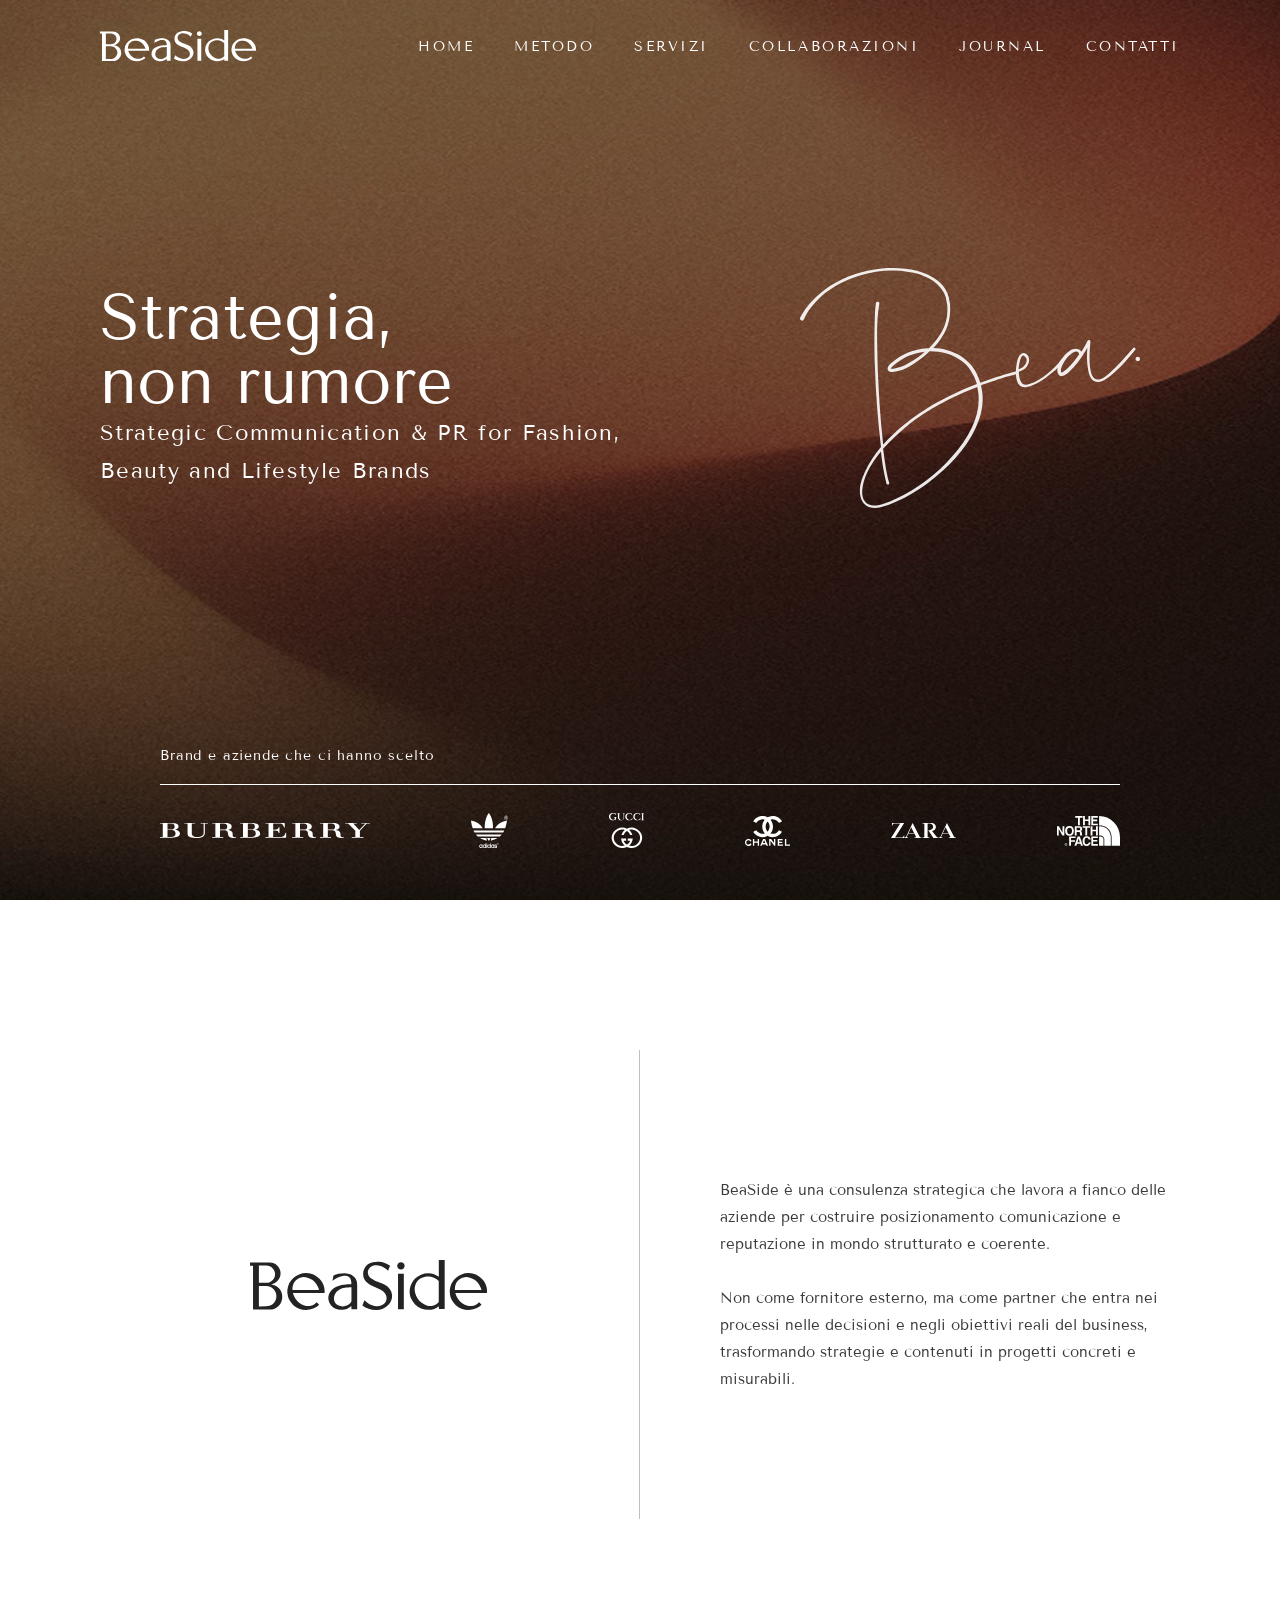
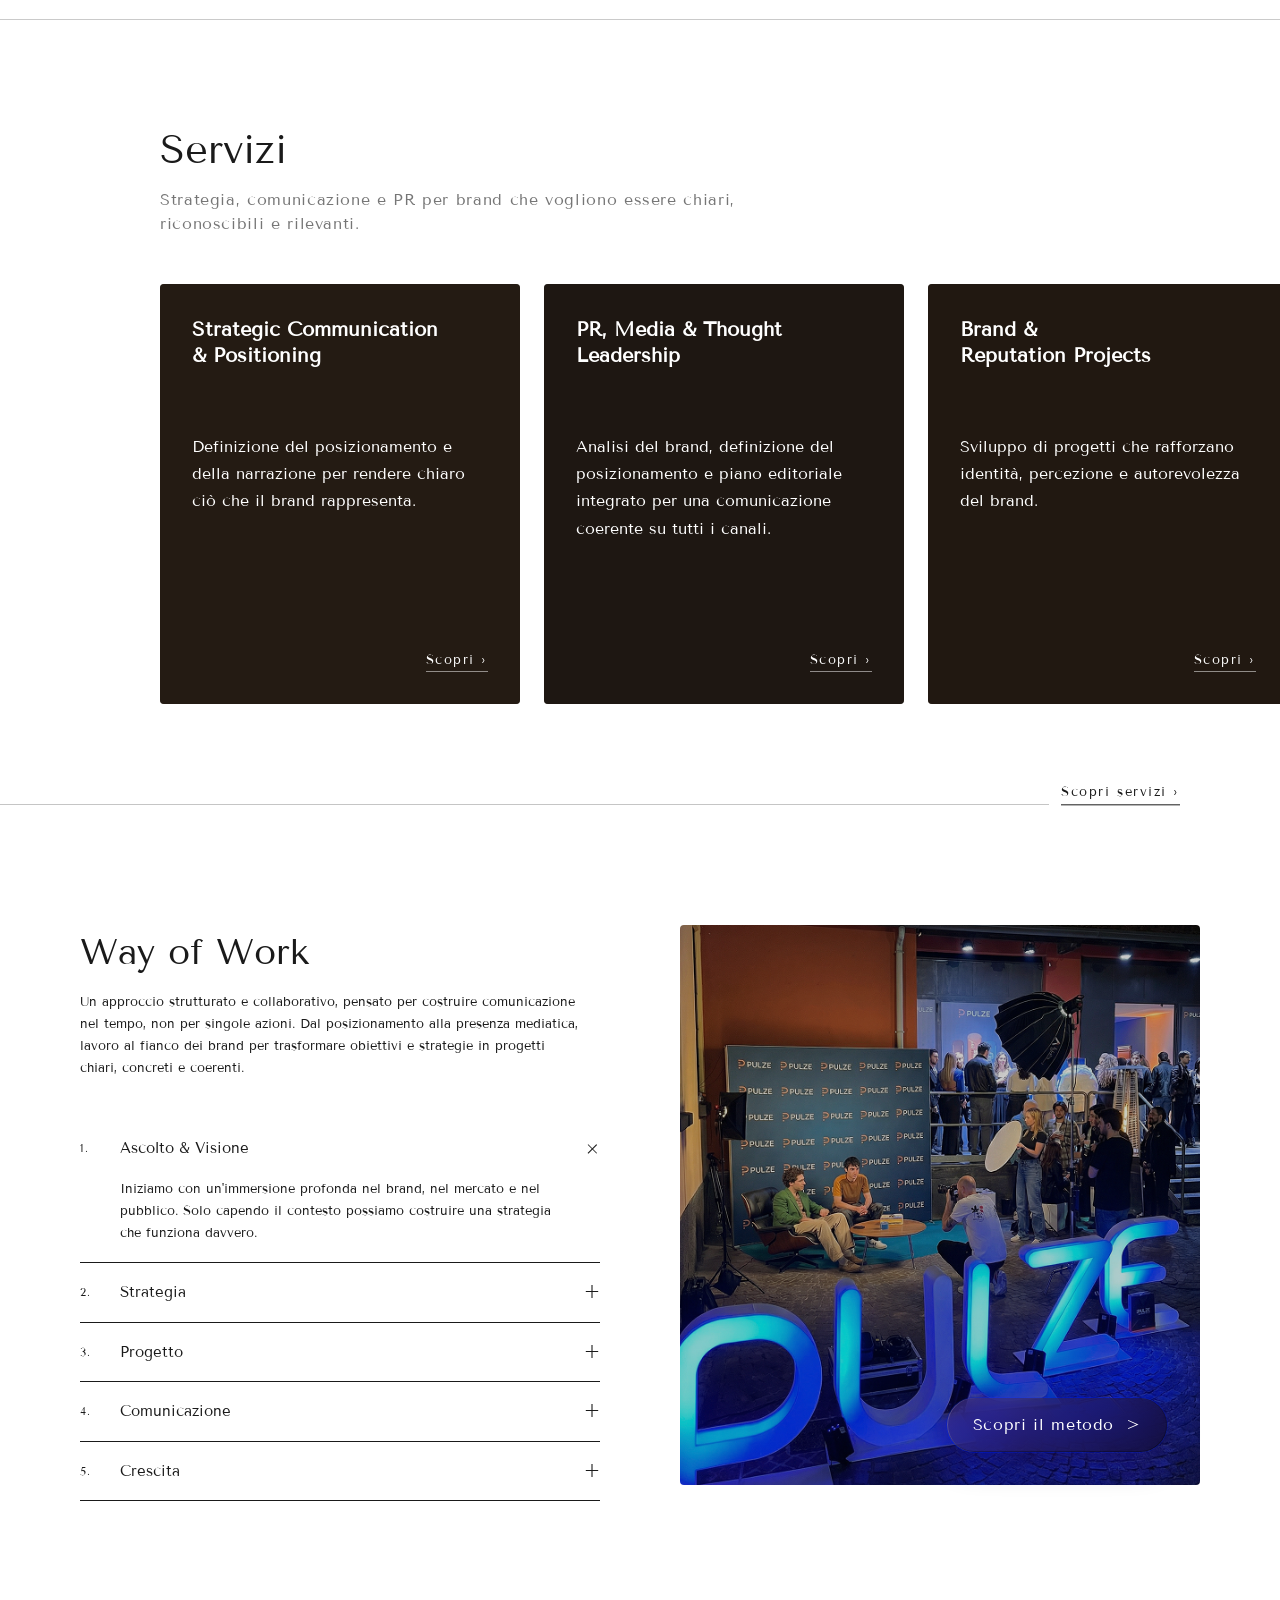
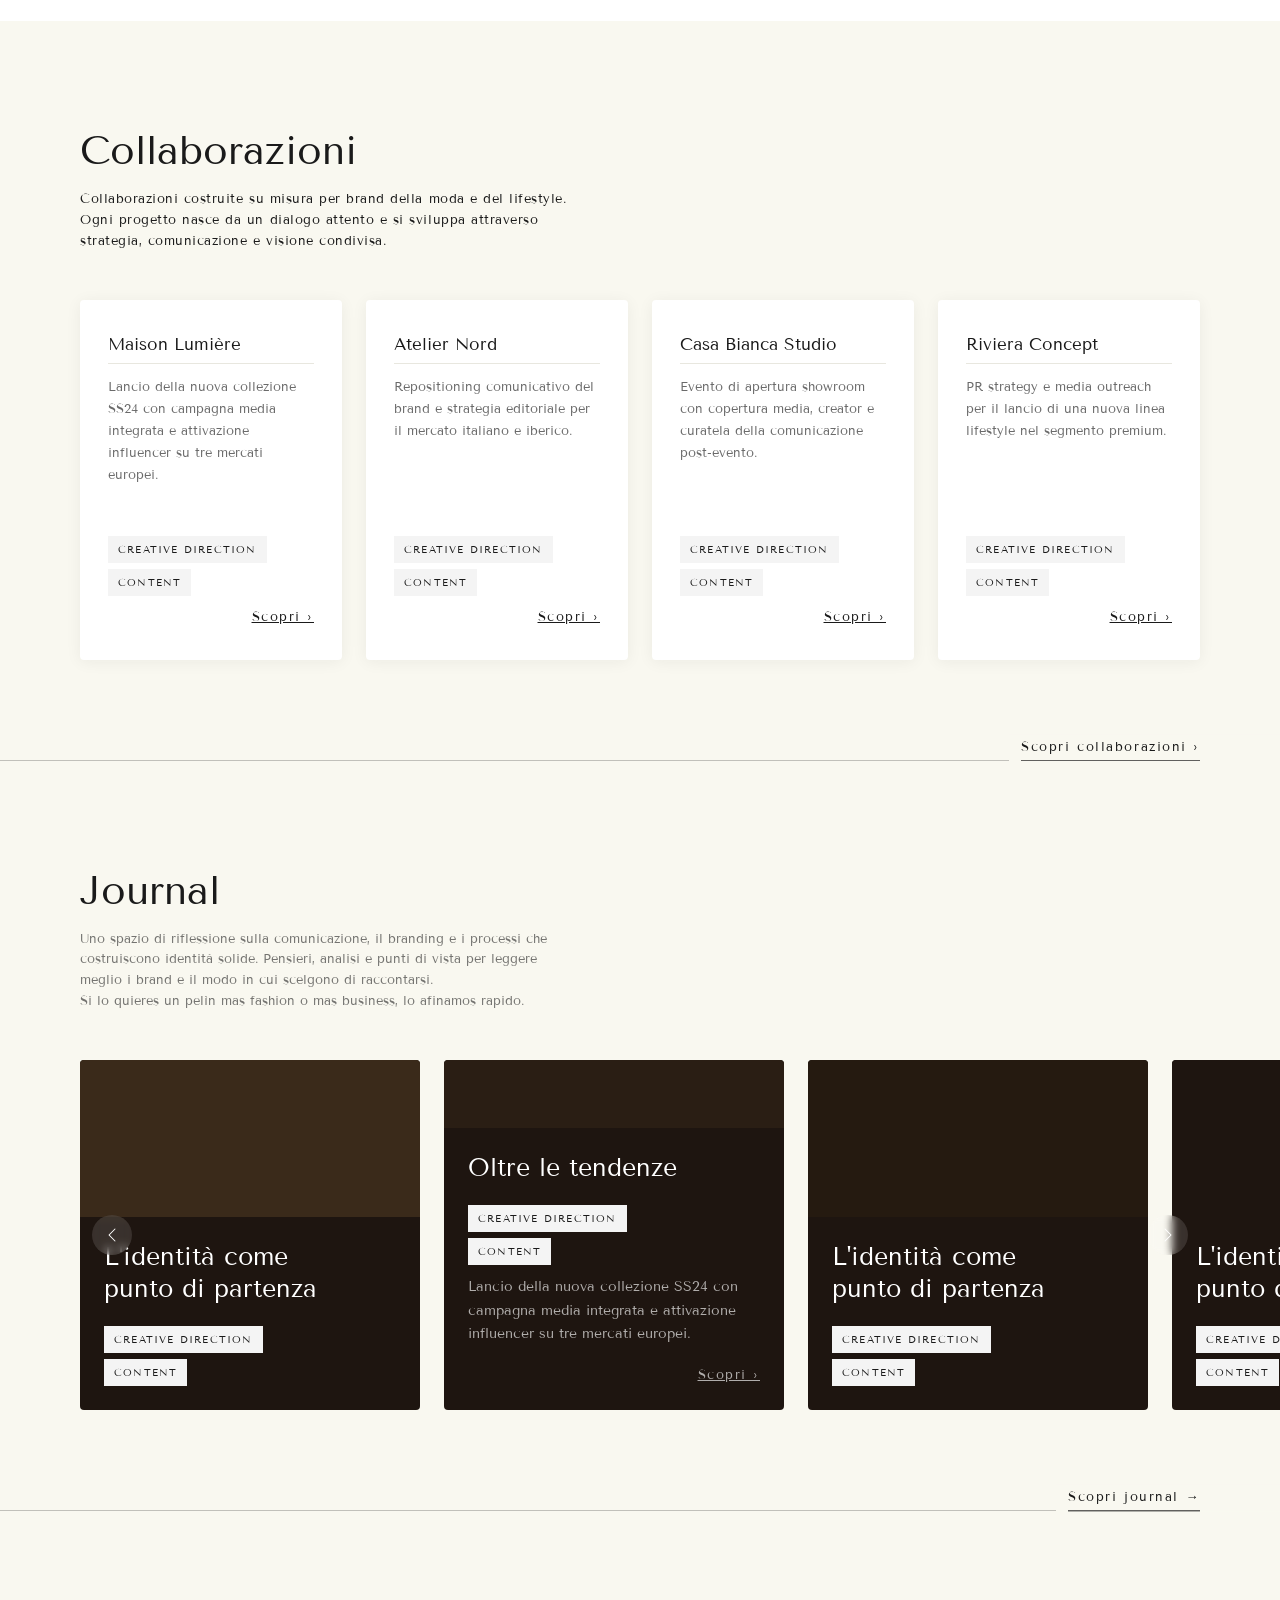
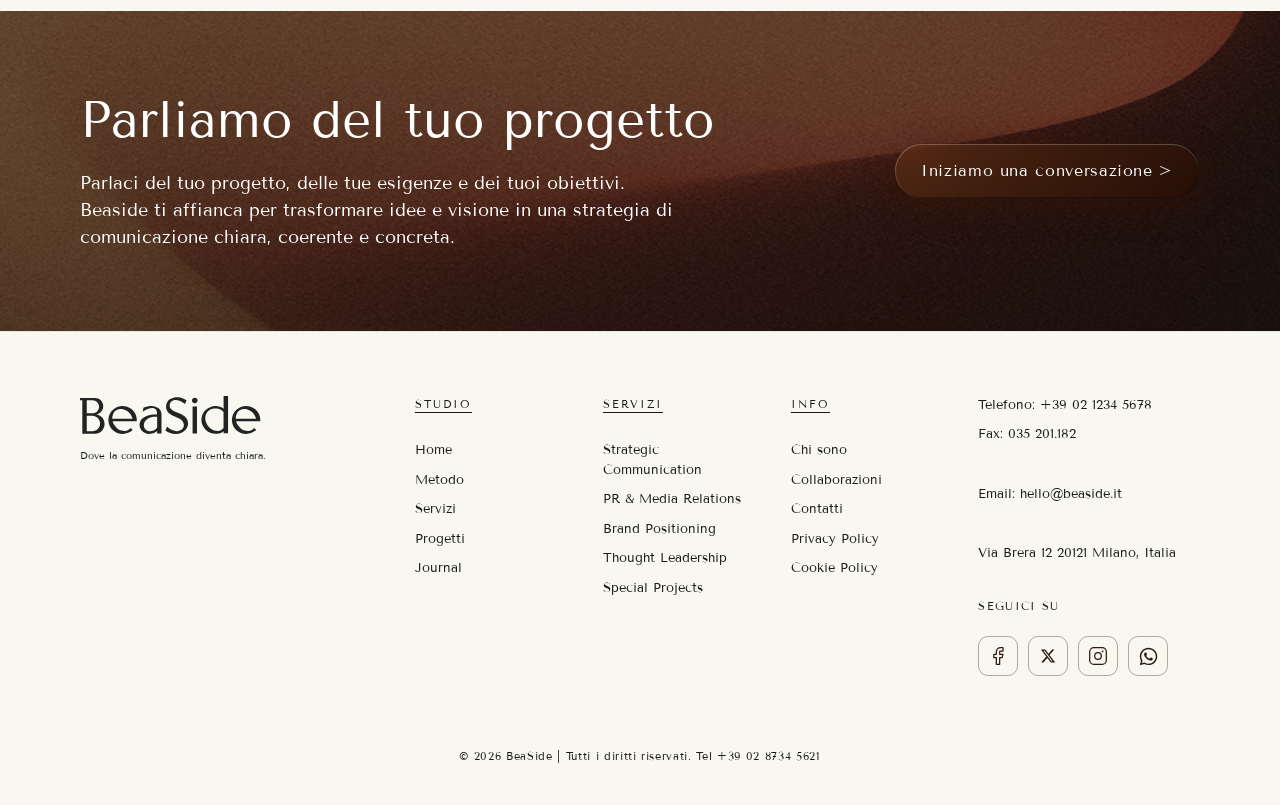
<file: index.html>
<!doctype html>
<html lang="it">
  <head>
    <meta charset="UTF-8" />
    <meta name="viewport" content="width=device-width, initial-scale=1.0" />
    <title>BeaSide — Strategia, non rumore</title>
    <link rel="stylesheet" href="assets/css/reset.css" />
    <link rel="stylesheet" href="assets/css/variables.css" />
    <link
      rel="stylesheet"
      href="https://cdn.jsdelivr.net/npm/swiper@11/swiper-bundle.min.css"
    />
    <link rel="stylesheet" href="assets/css/main.css" />
  </head>
  <body>
    <!-- SECTION: Nav -->
    <header>
      <nav class="nav" aria-label="Navegação principal">
        <a href="index.html" class="nav__logo" aria-label="BeaSide Home">
          <img src="assets/img/logo/logobranco.svg" alt="BeaSide" />
        </a>
        <ul class="nav__links" role="list">
          <li><a href="index.html">Home</a></li>
          <li><a href="metodo.html">Metodo</a></li>
          <li>
            <a href="servizi-page.html" class="nav__link--active"
              >Servizi</a
            >
          </li>
          <li><a href="collaborazioni.html">Collaborazioni</a></li>
          <li><a href="journal.html">Journal</a></li>
          <li><a href="contatti.html">Contatti</a></li>
        </ul>
      </nav>
    </header>

    <!-- SECTION: Hero -->
    <section class="hero" aria-label="Hero">
      <div class="hero__main">
        <div class="hero__text">
          <h1 class="hero__headline">Strategia,<br />non rumore</h1>
          <p class="hero__subtitle">
            Strategic Communication & PR for Fashion, Beauty and Lifestyle
            Brands
          </p>
        </div>
        <div class="hero__signature">
          <img src="assets/img/logo/Bea.svg" alt="Bea — assinatura" />
        </div>
      </div>

      <!-- Logos de Clientes — dentro da hero -->
      <div class="hero__logos" aria-label="Clientes">
        <p class="hero__logos-label">Brand e aziende che ci hanno scelto</p>
        <div class="hero__logos-divider"></div>
        <div class="logos__track">
          <img
            src="assets/img/icones_marcas/burberry.svg"
            alt="Burberry"
            class="burberry"
          />
          <img
            src="assets/img/icones_marcas/adidas.svg"
            alt="Adidas"
            class="adidas"
          />
          <img
            src="assets/img/icones_marcas/gucci.svg"
            alt="Gucci"
            class="gucci"
          />
          <img src="assets/img/icones_marcas/chanel.svg" alt="Chanel" />
          <img
            src="assets/img/icones_marcas/zara.svg"
            alt="Zara"
            class="zara"
          />
          <img
            src="assets/img/icones_marcas/thenorthface.svg"
            alt="The North Face"
          />
        </div>
      </div>
    </section>

    <!-- SECTION: Apresentação BeaSide -->
    <section class="about" aria-label="Sobre a BeaSide" id="about">
      <div class="about__grid">
        <div class="about__left">
          <div class="about__logo">
            <img src="assets/img/logo/logopreto.svg" alt="BeaSide logo" />
          </div>
        </div>
        <div class="about__right">
          <p class="about__text">
            BeaSide è una consulenza strategica che lavora a fianco delle
            aziende per costruire posizionamento comunicazione e reputazione in
            mondo strutturato e coerente.<br /><br />
            Non come fornitore esterno, ma come partner che entra nei processi
            nelle decisioni e negli obiettivi reali del business, trasformando
            strategie e contenuti in progetti concreti e misurabili.
          </p>
        </div>
      </div>
    </section>

    <!-- SECTION: Servizi -->
    <section class="servizi" aria-label="Servizi" id="servizi">
      <div class="servizi__header">
        <div>
          <h2 class="servizi__title">Servizi</h2>
          <p class="servizi__subtitle">
            Strategia, comunicazione e PR per brand che vogliono essere chiari,
            riconoscibili e rilevanti.
          </p>
        </div>
      </div>

      <div class="swiper servizi__swiper">
        <div class="swiper-wrapper">
          <!-- Card 1 -->
          <div class="swiper-slide">
            <div class="servizi-card">
              <div
                class="servizi-card__bg"
                style="
                  background-color: #2a2216;
                  background-image: url(&quot;https://placehold.co/360x420/2a2216/2a2216&quot;);
                "
              ></div>
              <div class="servizi-card__content">
                <h3 class="servizi-card__title">
                  Strategic Communication<br />&amp; Positioning
                </h3>
                <p class="servizi-card__desc">
                  Definizione del posizionamento e della narrazione per rendere
                  chiaro ciò che il brand rappresenta.
                </p>
                <a href="servizi-page.html" class="servizi-card__link"
                  >Scopri &rsaquo;</a
                >
              </div>
            </div>
          </div>

          <!-- Card 2 -->
          <div class="swiper-slide">
            <div class="servizi-card">
              <div
                class="servizi-card__bg"
                style="
                  background-color: #1e1a14;
                  background-image: url(&quot;https://placehold.co/360x420/1e1a14/1e1a14&quot;);
                "
              ></div>
              <div class="servizi-card__content">
                <h3 class="servizi-card__title">
                  PR, Media &amp; Thought<br />Leadership
                </h3>
                <p class="servizi-card__desc">
                  Analisi del brand, definizione del posizionamento e piano
                  editoriale integrato per una comunicazione coerente su tutti i
                  canali.
                </p>
                <a href="servizi-page.html" class="servizi-card__link"
                  >Scopri &rsaquo;</a
                >
              </div>
            </div>
          </div>

          <!-- Card 3 -->
          <div class="swiper-slide">
            <div class="servizi-card">
              <div
                class="servizi-card__bg"
                style="
                  background-color: #251c12;
                  background-image: url(&quot;https://placehold.co/360x420/251c12/251c12&quot;);
                "
              ></div>
              <div class="servizi-card__content">
                <h3 class="servizi-card__title">
                  Brand &amp;<br />Reputation Projects
                </h3>
                <p class="servizi-card__desc">
                  Sviluppo di progetti che rafforzano identità, percezione e
                  autorevolezza del brand.
                </p>
                <a href="servizi-page.html" class="servizi-card__link"
                  >Scopri &rsaquo;</a
                >
              </div>
            </div>
          </div>

          <!-- Card 4 -->
          <div class="swiper-slide">
            <div class="servizi-card">
              <div
                class="servizi-card__bg"
                style="
                  background-color: #1a1510;
                  background-image: url(&quot;https://placehold.co/360x420/1a1510/1a1510&quot;);
                "
              ></div>
              <div class="servizi-card__content">
                <h3 class="servizi-card__title">
                  Eventi &amp;<br />Esperienze
                </h3>
                <p class="servizi-card__desc">
                  Progettazione e produzione di eventi che generano copertura
                  media, contenuto organico e memoria di brand.
                </p>
                <a href="servizi-page.html" class="servizi-card__link"
                  >Scopri &rsaquo;</a
                >
              </div>
            </div>
          </div>

          <!-- Card 5 -->
          <div class="swiper-slide">
            <div class="servizi-card">
              <div
                class="servizi-card__bg"
                style="
                  background-color: #221810;
                  background-image: url(&quot;https://placehold.co/360x420/221810/221810&quot;);
                "
              ></div>
              <div class="servizi-card__content">
                <h3 class="servizi-card__title">
                  Brand Positioning<br />&amp; Storytelling
                </h3>
                <p class="servizi-card__desc">
                  Definizione della voce, dei valori e della narrativa di brand
                  per comunicare con autenticità in ogni touchpoint.
                </p>
                <a href="servizi-page.html" class="servizi-card__link"
                  >Scopri &rsaquo;</a
                >
              </div>
            </div>
          </div>
        </div>
      </div>

      <div class="servizi__footer">
        <a href="servizi-page.html" class="cta-link"
          >Scopri servizi &rsaquo;</a
        >
      </div>
    </section>

    <!-- SECTION: Way of Work -->
    <section aria-label="Way of Work">
      <div class="way-of-work">
        <div class="way-of-work__left">
          <h2 class="way-of-work__title">Way of Work</h2>
          <p class="way-of-work__subtitle">
            Un approccio strutturato e collaborativo, pensato per costruire
            comunicazione nel tempo, non per singole azioni. Dal posizionamento
            alla presenza mediatica, lavoro al fianco dei brand per trasformare
            obiettivi e strategie in progetti chiari, concreti e coerenti.
          </p>

          <div class="accordion">
            <div class="accordion__item">
              <button class="accordion__trigger" aria-expanded="false">
                <span class="accordion__num">1.</span>
                <span class="accordion__name">Ascolto & Visione</span>
                <span class="accordion__icon" aria-hidden="true">+</span>
              </button>
              <div class="accordion__body">
                <p>
                  Iniziamo con un'immersione profonda nel brand, nel mercato e
                  nel pubblico. Solo capendo il contesto possiamo costruire una
                  strategia che funziona davvero.
                </p>
              </div>
            </div>

            <div class="accordion__item">
              <button class="accordion__trigger" aria-expanded="false">
                <span class="accordion__num">2.</span>
                <span class="accordion__name">Strategia</span>
                <span class="accordion__icon" aria-hidden="true">+</span>
              </button>
              <div class="accordion__body">
                <p>
                  Definiamo il territorio narrativo del brand: la voce, i valori
                  chiave e il posizionamento che lo distingue dalla concorrenza.
                </p>
              </div>
            </div>

            <div class="accordion__item">
              <button class="accordion__trigger" aria-expanded="false">
                <span class="accordion__num">3.</span>
                <span class="accordion__name">Progetto</span>
                <span class="accordion__icon" aria-hidden="true">+</span>
              </button>
              <div class="accordion__body">
                <p>
                  Costruiamo un piano editoriale e mediatico integrato, con
                  obiettivi misurabili e attività distribuite su tutti i canali
                  rilevanti.
                </p>
              </div>
            </div>

            <div class="accordion__item">
              <button class="accordion__trigger" aria-expanded="false">
                <span class="accordion__num">4.</span>
                <span class="accordion__name">Comunicazione</span>
                <span class="accordion__icon" aria-hidden="true">+</span>
              </button>
              <div class="accordion__body">
                <p>
                  Attiviamo media, creator e stakeholder con contenuti pensati
                  per ogni interlocutore. Le relazioni si costruiscono con
                  coerenza e rispetto.
                </p>
              </div>
            </div>

            <div class="accordion__item">
              <button class="accordion__trigger" aria-expanded="false">
                <span class="accordion__num">5.</span>
                <span class="accordion__name">Crescita</span>
                <span class="accordion__icon" aria-hidden="true">+</span>
              </button>
              <div class="accordion__body">
                <p>
                  Monitoriamo i risultati in tempo reale e ottimizziamo
                  continuamente. La comunicazione efficace è un processo, non un
                  evento.
                </p>
              </div>
            </div>
          </div>
        </div>

        <div class="way-of-work__image-wrap">
          <img
            src="assets/img/way-of-work.png"
            alt="BeaSide — evento em ação"
          />
          <div class="way-of-work__image-cta">
            <a href="metodo.html" aria-label="Scopri il metodo"
              >Scopri il metodo &nbsp;&gt;</a
            >
          </div>
        </div>
      </div>
    </section>

    <!-- SECTION: Collaborazioni -->
    <section
      class="collaborazioni"
      aria-label="Collaborazioni"
      id="collaborazioni"
    >
      <div class="collaborazioni__inner">
        <div class="collaborazioni__header">
          <div>
            <h2 class="collaborazioni__title">Collaborazioni</h2>
            <p class="collaborazioni__subtitle">
              Collaborazioni costruite su misura per brand della moda e del
              lifestyle.<br />
              Ogni progetto nasce da un dialogo attento e si sviluppa attraverso
              strategia, comunicazione e visione condivisa.
            </p>
          </div>
        </div>

        <div class="collaborazioni__grid">
          <div class="collab-card">
            <p class="collab-card__name">Maison Lumière</p>
            <p class="collab-card__text">
              Lancio della nuova collezione SS24 con campagna media integrata e
              attivazione influencer su tre mercati europei.
            </p>
            <div class="collab-card__tags">
              <span class="collab-card__tag">Creative Direction</span>
              <span class="collab-card__tag">Content</span>
            </div>
            <a href="collaborazioni.html" class="cta-collab"
              >Scopri &rsaquo;</a
            >
          </div>

          <div class="collab-card">
            <p class="collab-card__name">Atelier Nord</p>
            <p class="collab-card__text">
              Repositioning comunicativo del brand e strategia editoriale per il
              mercato italiano e iberico.
            </p>
            <div class="collab-card__tags">
              <span class="collab-card__tag">Creative Direction</span>
              <span class="collab-card__tag">Content</span>
            </div>
            <a href="collaborazioni.html" class="cta-collab"
              >Scopri &rsaquo;</a
            >
          </div>

          <div class="collab-card">
            <p class="collab-card__name">Casa Bianca Studio</p>
            <p class="collab-card__text">
              Evento di apertura showroom con copertura media, creator e
              curatela della comunicazione post-evento.
            </p>
            <div class="collab-card__tags">
              <span class="collab-card__tag">Creative Direction</span>
              <span class="collab-card__tag">Content</span>
            </div>
            <a href="collaborazioni.html" class="cta-collab"
              >Scopri &rsaquo;</a
            >
          </div>

          <div class="collab-card">
            <p class="collab-card__name">Riviera Concept</p>
            <p class="collab-card__text">
              PR strategy e media outreach per il lancio di una nuova linea
              lifestyle nel segmento premium.
            </p>
            <div class="collab-card__tags">
              <span class="collab-card__tag">Creative Direction</span>
              <span class="collab-card__tag">Content</span>
            </div>
            <a href="collaborazioni.html" class="cta-collab"
              >Scopri &rsaquo;</a
            >
          </div>
        </div>

        <div class="collaborazioni__footer">
          <a href="collaborazioni.html" class="cta-link"
            >Scopri collaborazioni &rsaquo;</a
          >
        </div>
      </div>
    </section>

    <!-- SECTION: Journal -->
    <section class="journal" aria-label="Journal" id="journal">
      <div class="journal__header">
        <div>
          <h2 class="journal__title">Journal</h2>
          <p class="journal__subtitle">
            Uno spazio di riflessione sulla comunicazione, il branding e i
            processi che costruiscono identità solide. Pensieri, analisi e punti
            di vista per leggere meglio i brand e il modo in cui scelgono di
            raccontarsi.<br />
            Si lo quieres un pelìn mas fashion o mas business, lo afinamos
            rapido.
          </p>
        </div>
      </div>

      <div class="journal__swiper-wrap">
        <button
          class="journal__arrow journal__arrow--prev"
          aria-label="Precedente"
        >
          <svg
            xmlns="http://www.w3.org/2000/svg"
            width="16"
            height="16"
            viewBox="0 0 16 16"
            style="transform: scaleX(-1)"
          >
            <path
              fill="#ffffff"
              fill-rule="evenodd"
              d="M4.646 1.646a.5.5 0 0 1 .708 0l6 6a.5.5 0 0 1 0 .708l-6 6a.5.5 0 0 1-.708-.708L10.293 8 4.646 2.354a.5.5 0 0 1 0-.708"
            />
          </svg>
        </button>
        <button
          class="journal__arrow journal__arrow--next"
          aria-label="Successivo"
        >
          <svg
            xmlns="http://www.w3.org/2000/svg"
            width="16"
            height="16"
            viewBox="0 0 16 16"
          >
            <path
              fill="#ffffff"
              fill-rule="evenodd"
              d="M4.646 1.646a.5.5 0 0 1 .708 0l6 6a.5.5 0 0 1 0 .708l-6 6a.5.5 0 0 1-.708-.708L10.293 8 4.646 2.354a.5.5 0 0 1 0-.708"
            />
          </svg>
        </button>
        <div class="swiper journal__swiper">
          <div class="swiper-wrapper">
            <!-- Artigo 1 -->
            <div class="swiper-slide">
              <div class="journal-card">
                <div
                  class="journal-card__img"
                  style="background-color: #3a2a1a"
                ></div>
                <div class="journal-card__body">
                  <h3 class="journal-card__title">
                    L'identità come punto di partenza
                  </h3>
                  <div class="collab-card__tags">
                    <span class="collab-card__tag">Creative Direction</span>
                    <span class="collab-card__tag">Content</span>
                  </div>
                </div>
              </div>
            </div>

            <!-- Artigo 2 -->
            <div class="swiper-slide">
              <div class="journal-card">
                <div
                  class="journal-card__img"
                  style="background-color: #2a1e14"
                ></div>
                <div class="journal-card__body">
                  <h3 class="journal-card__title">Oltre le tendenze</h3>
                  <div class="collab-card__tags">
                    <span class="collab-card__tag">Creative Direction</span>
                    <span class="collab-card__tag">Content</span>
                  </div>
                  <p class="journal-card__text">
                    Lancio della nuova collezione SS24 con campagna media
                    integrata e attivazione influencer su tre mercati europei.
                  </p>
                  <a href="journal.html" class="journal-card__link"
                    >Scopri &rsaquo;</a
                  >
                </div>
              </div>
            </div>

            <!-- Artigo 3 -->
            <div class="swiper-slide">
              <div class="journal-card">
                <div
                  class="journal-card__img"
                  style="background-color: #251a10"
                ></div>
                <div class="journal-card__body">
                  <h3 class="journal-card__title">
                    L'identità come punto di partenza
                  </h3>
                  <div class="collab-card__tags">
                    <span class="collab-card__tag">Creative Direction</span>
                    <span class="collab-card__tag">Content</span>
                  </div>
                </div>
              </div>
            </div>

            <!-- Artigo 4 -->
            <div class="swiper-slide">
              <div class="journal-card">
                <div
                  class="journal-card__img"
                  style="background-color: #1e1510"
                ></div>
                <div class="journal-card__body">
                  <h3 class="journal-card__title">
                    L'identità come punto di partenza
                  </h3>
                  <div class="collab-card__tags">
                    <span class="collab-card__tag">Creative Direction</span>
                    <span class="collab-card__tag">Content</span>
                  </div>
                </div>
              </div>
            </div>
          </div>
        </div>
      </div>

      <div class="journal__footer">
        <a href="journal.html" class="cta-link">Scopri journal →</a>
      </div>
    </section>

    <div class="cream-gap"></div>

    <!-- SECTION: CTA Final -->
    <section class="cta-final" aria-label="Contatto" id="contatti">
      <div class="cta-final__inner">
        <div class="cta-final__left">
          <h2 class="cta-final__title">Parliamo del tuo progetto</h2>
          <p>
            Parlaci del tuo progetto, delle tue esigenze e dei tuoi
            obiettivi.<br />
            Beaside ti affianca per trasformare idee e visione in una strategia
            di comunicazione chiara, coerente e concreta.
          </p>
        </div>
        <div class="cta-final__action">
          <a href="contatti.html" class="cta-final__btn"
            >Iniziamo una conversazione >
          </a>
        </div>
      </div>
    </section>

    <!-- SECTION: Footer -->
    <footer class="footer" aria-label="Footer">
      <div class="footer__inner">
        <div class="footer__brand">
          <div class="footer__logo">
            <img src="assets/img/logo/logopreto.svg" alt="BeaSide" />
          </div>
          <p class="footer__tagline">Dove la comunicazione diventa chiara.</p>
        </div>

        <div class="footer__col">
          <p class="footer__col-title">Studio</p>
          <ul class="footer__col-links" role="list">
            <li><a href="index.html">Home</a></li>
            <li><a href="metodo.html">Metodo</a></li>
            <li><a href="collaborazioni.html">Servizi</a></li>
            <li><a href="collaborazioni.html">Progetti</a></li>
            <li><a href="collaborazioni.html">Journal</a></li>
          </ul>
        </div>

        <div class="footer__col">
          <p class="footer__col-title">Servizi</p>
          <ul class="footer__col-links" role="list">
            <li><a href="servizi-page.html">Strategic Communication</a></li>
            <li><a href="servizi-page.html">PR & Media Relations</a></li>
            <li><a href="servizi-page.html">Brand Positioning</a></li>
            <li><a href="servizi-page.html">Thought Leadership</a></li>
            <li><a href="servizi-page.html">Special Projects</a></li>
          </ul>
        </div>

        <div class="footer__col">
          <p class="footer__col-title">Info</p>
          <ul class="footer__col-links" role="list">
            <li><a href="journal.html">Chi sono</a></li>
            <li><a href="contatti.html">Collaborazioni</a></li>
            <li><a href="contatti.html">Contatti</a></li>
            <li><a href="contatti.html">Privacy Policy</a></li>
            <li><a href="contatti.html">Cookie Policy</a></li>
          </ul>
        </div>

        <div class="footer__col">
          <a href="tel:+390212345678">Telefono: +39 02 1234 5678</a>
          <p class="footer-fax">Fax: 035 201.182</p>
          <a href="mailto:hello@beaside.it" class="footer-mail"
            >Email: hello@beaside.it</a
          >
          <p>Via Brera 12 20121 Milano, Italia</p>
          <p class="footer__social-label">Seguici su</p>
          <div class="social-midia-icons">
            <a href="#" class="social-icon" aria-label="Facebook">
              <svg
                width="20"
                height="20"
                viewBox="0 0 24 24"
                fill="none"
                xmlns="http://www.w3.org/2000/svg"
              >
                <path
                  d="M18 2H15C13.67 2 12.4 2.53 11.46 3.46C10.53 4.4 10 5.67 10 7V10H7V14H10V22H14V14H17L18 10H14V7C14 6.73 14.11 6.48 14.29 6.29C14.48 6.11 14.73 6 15 6H18V2Z"
                  stroke="currentColor"
                  stroke-width="1.5"
                  stroke-linecap="round"
                  stroke-linejoin="round"
                />
              </svg>
            </a>
            <a href="#" class="social-icon" aria-label="X (Twitter)">
              <svg
                width="20"
                height="20"
                viewBox="0 0 640 640"
                fill="currentColor"
                xmlns="http://www.w3.org/2000/svg"
              >
                <path
                  d="M453.2 112L523.8 112L369.6 288.2L551 528L409 528L297.7 382.6L170.5 528L99.8 528L264.7 339.5L90.8 112L236.4 112L336.9 244.9L453.2 112zM428.4 485.8L467.5 485.8L215.1 152L173.1 152L428.4 485.8z"
                />
              </svg>
            </a>
            <a href="#" class="social-icon" aria-label="Instagram">
              <svg
                width="20"
                height="20"
                viewBox="0 0 24 24"
                fill="none"
                xmlns="http://www.w3.org/2000/svg"
              >
                <rect
                  x="2"
                  y="2"
                  width="20"
                  height="20"
                  rx="5"
                  stroke="currentColor"
                  stroke-width="1.5"
                />
                <circle
                  cx="12"
                  cy="12"
                  r="4"
                  stroke="currentColor"
                  stroke-width="1.5"
                />
                <circle cx="17.5" cy="6.5" r="1" fill="currentColor" />
              </svg>
            </a>
            <a href="#" class="social-icon" aria-label="WhatsApp">
              <svg
                width="25"
                height="25"
                viewBox="0 0 640 640"
                fill="currentColor"
                xmlns="http://www.w3.org/2000/svg"
              >
                <path
                  d="M476.9 161.1C435 119.1 379.2 96 319.9 96C197.5 96 97.9 195.6 97.9 318C97.9 357.1 108.1 395.3 127.5 429L96 544L213.7 513.1C246.1 530.8 282.6 540.1 319.8 540.1L319.9 540.1C442.2 540.1 544 440.5 544 318.1C544 258.8 518.8 203.1 476.9 161.1zM319.9 502.7C286.7 502.7 254.2 493.8 225.9 477L219.2 473L149.4 491.3L168 423.2L163.6 416.2C145.1 386.8 135.4 352.9 135.4 318C135.4 216.3 218.2 133.5 320 133.5C369.3 133.5 415.6 152.7 450.4 187.6C485.2 222.5 506.6 268.8 506.5 318.1C506.5 419.9 421.6 502.7 319.9 502.7zM421.1 364.5C415.6 361.7 388.3 348.3 383.2 346.5C378.1 344.6 374.4 343.7 370.7 349.3C367 354.9 356.4 367.3 353.1 371.1C349.9 374.8 346.6 375.3 341.1 372.5C308.5 356.2 287.1 343.4 265.6 306.5C259.9 296.7 271.3 297.4 281.9 276.2C283.7 272.5 282.8 269.3 281.4 266.5C280 263.7 268.9 236.4 264.3 225.3C259.8 214.5 255.2 216 251.8 215.8C248.6 215.6 244.9 215.6 241.2 215.6C237.5 215.6 231.5 217 226.4 222.5C221.3 228.1 207 241.5 207 268.8C207 296.1 226.9 322.5 229.6 326.2C232.4 329.9 268.7 385.9 324.4 410C359.6 425.2 373.4 426.5 391 423.9C401.7 422.3 423.8 410.5 428.4 397.5C433 384.5 433 373.4 431.6 371.1C430.3 368.6 426.6 367.2 421.1 364.5z"
                />
              </svg>
            </a>
          </div>
        </div>
      </div>

      <div class="footer__bottom">
        <p class="footer__copy">
          &copy; 2026 BeaSide | Tutti i diritti riservati. Tel +39 02 8734 5621
        </p>
      </div>
    </footer>

    <script src="https://cdn.jsdelivr.net/npm/swiper@11/swiper-bundle.min.js"></script>
    <script src="assets/js/main.js"></script>
  </body>
</html>
</file>
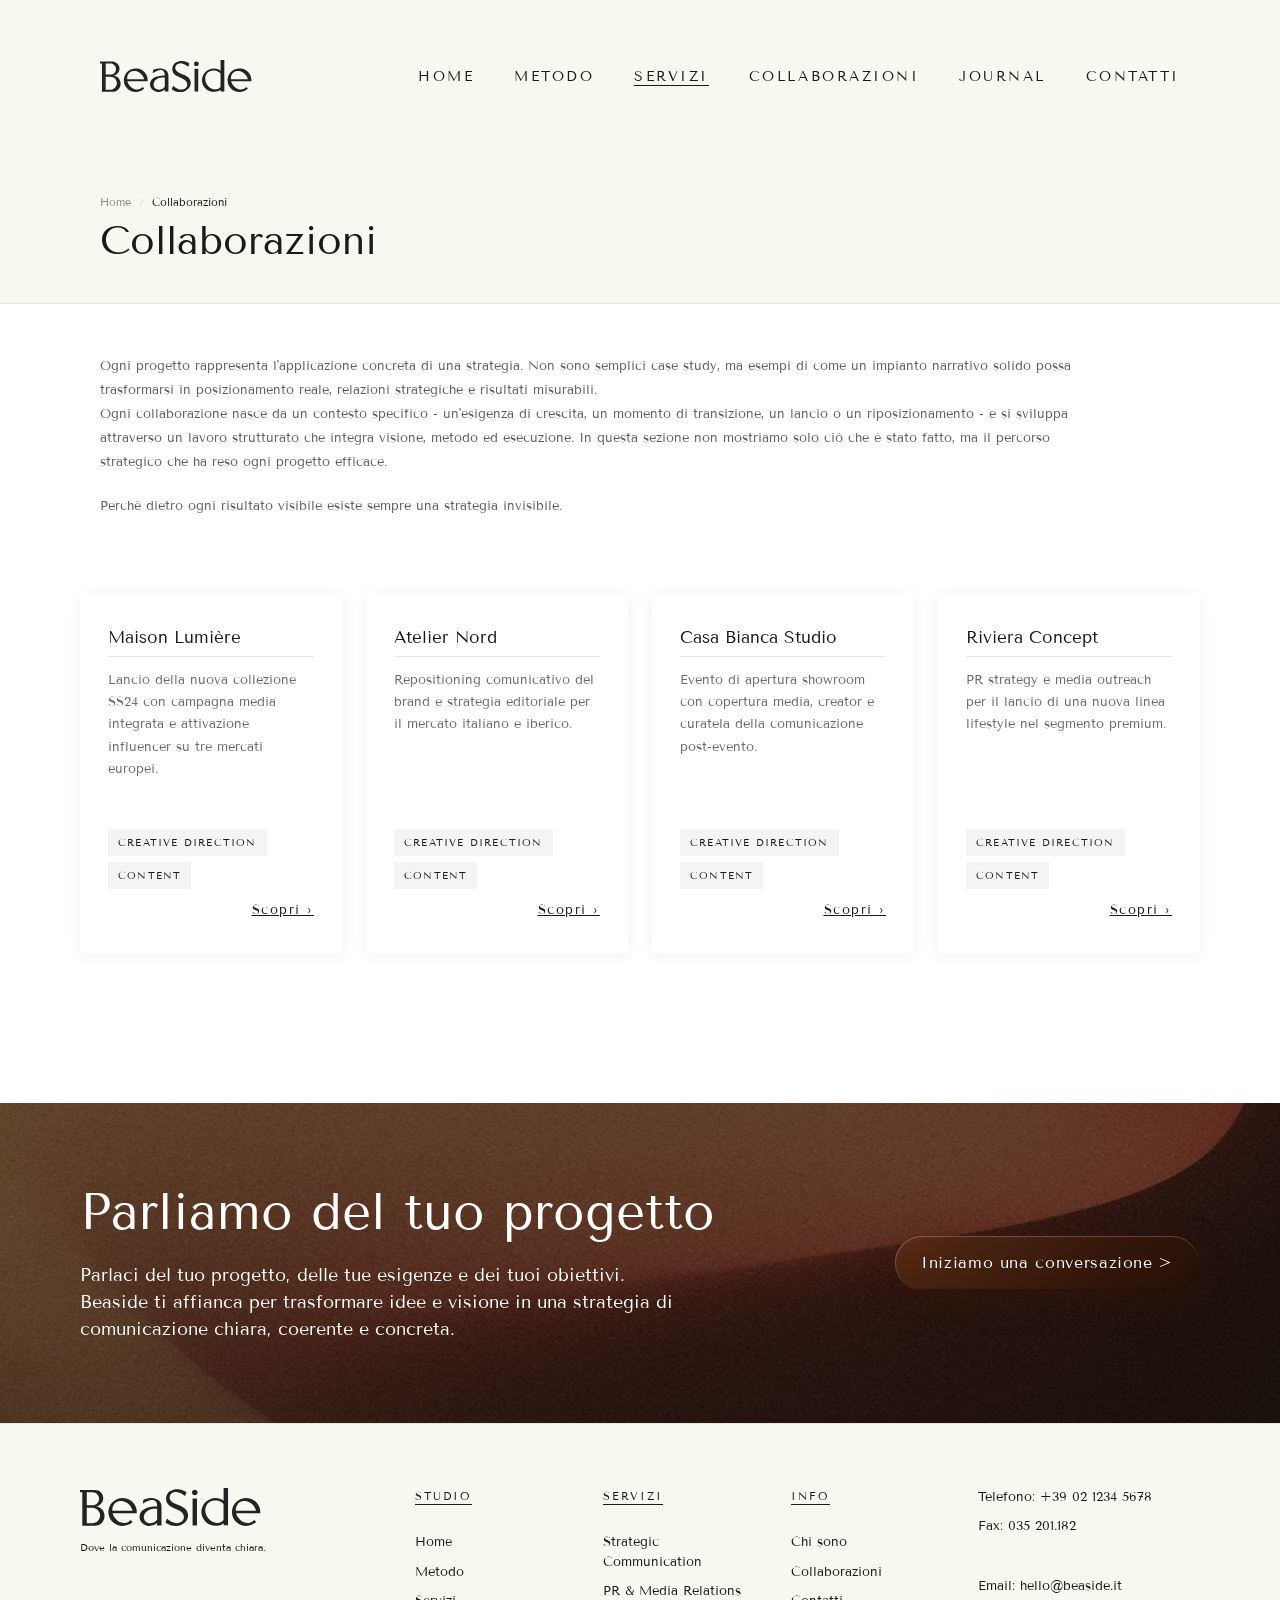
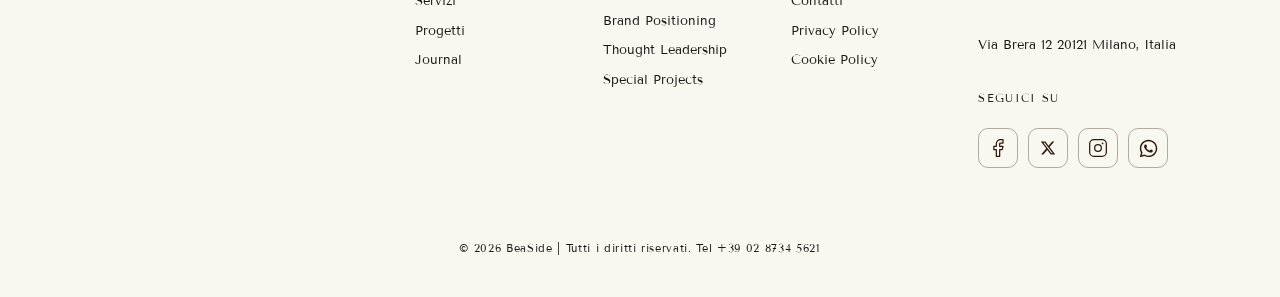
<file: collaborazioni.html>
<!doctype html>
<html lang="it">
  <head>
    <meta charset="UTF-8" />
    <meta name="viewport" content="width=device-width, initial-scale=1.0" />
    <title>Collaborazioni— BeaSide</title>
    <link rel="stylesheet" href="assets/css/reset.css" />
    <link rel="stylesheet" href="assets/css/variables.css" />
    <link rel="stylesheet" href="assets/css/main.css" />
    <link rel="stylesheet" href="assets/css/pages/collaborazioni.css" />
  </head>
  <body>
    <!-- SECTION: Nav -->
    <header>
      <nav class="nav nav--light" aria-label="Navigazione principale">
        <a href="index.html" class="nav__logo" aria-label="BeaSide Home">
          <img src="assets/img/logo/logopreto.svg" alt="BeaSide" />
        </a>
        <ul class="nav__links" role="list">
              <li><a href="index.html">Home</a></li>
          <li><a href="metodo.html">Metodo</a></li>
          <li>
            <a href="servizi-page.html" class="nav__link--active"
              >Servizi</a
            >
          </li>
          <li><a href="collaborazioni.html">Collaborazioni</a></li>
          <li><a href="journal.html">Journal</a></li>
          <li><a href="contatti.html">Contatti</a></li>
        </ul>
      </nav>
    </header>

    <!-- BREADCRUMB -->
    <div class="breadcrumb" aria-label="Breadcrumb">
      <ol class="breadcrumb__list" role="list">
        <li><a href="index.html">Home</a></li>
        <li class="breadcrumb__sep" aria-hidden="true">/</li>
        <li>Collaborazioni</li>
      </ol>
      <h1 class="breadcrumb__title">Collaborazioni</h1>
    </div>

    <!-- SECTION: Intro -->
    <section class="progetti-intro">

      <p class="progetti-intro__text space-bottom">
        Ogni progetto rappresenta l'applicazione concreta di una strategia. Non
        sono semplici case study, ma esempi di come un impianto narrativo solido
        possa trasformarsi in posizionamento reale, relazioni strategiche e
        risultati misurabili.<br />
        Ogni collaborazione nasce da un contesto specifico - un'esigenza di
        crescita, un momento di transizione, un lancio o un riposizionamento - e
        si sviluppa attraverso un lavoro strutturato che integra visione, metodo
        ed esecuzione. In questa sezione non mostriamo solo ciò che è stato
        fatto, ma il percorso strategico che ha reso ogni progetto efficace.
      </p>
      <p class="progetti-intro__text">Perchè dietro ogni risultato visibile esiste sempre una strategia invisibile.</p>
    </section>

    <section
      class="collaborazioni-page"
      aria-label="Collaborazioni"
      id="collaborazioni"
    >
        <div class="collaborazioni__grid">
          <div class="collab-card">
            <p class="collab-card__name">Maison Lumière</p>
            <p class="collab-card__text">
              Lancio della nuova collezione SS24 con campagna media integrata e
              attivazione influencer su tre mercati europei.
            </p>
            <div class="collab-card__tags">
              <span class="collab-card__tag">Creative Direction</span>
              <span class="collab-card__tag">Content</span>
            </div>
            <a href="collaborazioni.html" class="cta-collab"
              >Scopri &rsaquo;</a
            >
          </div>

          <div class="collab-card">
            <p class="collab-card__name">Atelier Nord</p>
            <p class="collab-card__text">
              Repositioning comunicativo del brand e strategia editoriale per il
              mercato italiano e iberico.
            </p>
            <div class="collab-card__tags">
              <span class="collab-card__tag">Creative Direction</span>
              <span class="collab-card__tag">Content</span>
            </div>
            <a href="collaborazioni.html" class="cta-collab"
              >Scopri &rsaquo;</a
            >
          </div>

          <div class="collab-card">
            <p class="collab-card__name">Casa Bianca Studio</p>
            <p class="collab-card__text">
              Evento di apertura showroom con copertura media, creator e
              curatela della comunicazione post-evento.
            </p>
            <div class="collab-card__tags">
              <span class="collab-card__tag">Creative Direction</span>
              <span class="collab-card__tag">Content</span>
            </div>
            <a href="collaborazioni.html" class="cta-collab"
              >Scopri &rsaquo;</a
            >
          </div>

          <div class="collab-card">
            <p class="collab-card__name">Riviera Concept</p>
            <p class="collab-card__text">
              PR strategy e media outreach per il lancio di una nuova linea
              lifestyle nel segmento premium.
            </p>
            <div class="collab-card__tags">
              <span class="collab-card__tag">Creative Direction</span>
              <span class="collab-card__tag">Content</span>
            </div>
            <a href="collaborazioni.html" class="cta-collab"
              >Scopri &rsaquo;</a
            >
          </div>
        </div>

      
      </div>
    </section>

    <!-- SECTION: CTA Final -->
    <section class="cta-final" aria-label="Contatto">
      <div class="cta-final__inner">
        <div class="cta-final__left">
          <h2 class="cta-final__title">Parliamo del tuo progetto</h2>
          <p>
            Parlaci del tuo progetto, delle tue esigenze e dei tuoi
            obiettivi.<br />
            Beaside ti affianca per trasformare idee e visione in una strategia
            di comunicazione chiara, coerente e concreta.
          </p>
        </div>
        <div class="cta-final__action">
          <a href="contatti.html" class="cta-final__btn"
            >Iniziamo una conversazione ></a
          >
        </div>
      </div>
    </section>

    <!-- SECTION: Footer -->
    <footer class="footer" aria-label="Footer">
      <div class="footer__inner">
        <div class="footer__brand">
          <div class="footer__logo">
            <img src="assets/img/logo/logopreto.svg" alt="BeaSide" />
          </div>
          <p class="footer__tagline">Dove la comunicazione diventa chiara.</p>
        </div>

        <div class="footer__col">
          <p class="footer__col-title">Studio</p>
          <ul class="footer__col-links" role="list">
            <li><a href="index.html">Home</a></li>
            <li><a href="metodo.html">Metodo</a></li>
            <li><a href="servizi.html">Servizi</a></li>
            <li><a href="collaborazioni.html">Progetti</a></li>
            <li><a href="journal.html">Journal</a></li>
          </ul>
        </div>

        <div class="footer__col">
          <p class="footer__col-title">Servizi</p>
          <ul class="footer__col-links" role="list">
            <li><a href="servizi.html">Strategic Communication</a></li>
            <li><a href="servizi.html">PR &amp; Media Relations</a></li>
            <li><a href="servizi.html">Brand Positioning</a></li>
            <li><a href="servizi.html">Thought Leadership</a></li>
            <li><a href="servizi.html">Special Projects</a></li>
          </ul>
        </div>

        <div class="footer__col">
          <p class="footer__col-title">Info</p>
          <ul class="footer__col-links" role="list">
            <li><a href="metodo.html">Chi sono</a></li>
            <li><a href="collaborazioni.html">Collaborazioni</a></li>
            <li><a href="contatti.html">Contatti</a></li>
            <li><a href="contatti.html">Privacy Policy</a></li>
            <li><a href="contatti.html">Cookie Policy</a></li>
          </ul>
        </div>

        <div class="footer__col">
          <a href="tel:+390212345678">Telefono: +39 02 1234 5678</a>
          <p class="footer-fax">Fax: 035 201.182</p>
          <a href="mailto:hello@beaside.it" class="footer-mail"
            >Email: hello@beaside.it</a
          >
          <p>Via Brera 12 20121 Milano, Italia</p>
          <p class="footer__social-label">Seguici su</p>
          <div class="social-midia-icons">
            <a href="#" class="social-icon" aria-label="Facebook">
              <svg
                width="20"
                height="20"
                viewBox="0 0 24 24"
                fill="none"
                xmlns="http://www.w3.org/2000/svg"
              >
                <path
                  d="M18 2H15C13.67 2 12.4 2.53 11.46 3.46C10.53 4.4 10 5.67 10 7V10H7V14H10V22H14V14H17L18 10H14V7C14 6.73 14.11 6.48 14.29 6.29C14.48 6.11 14.73 6 15 6H18V2Z"
                  stroke="currentColor"
                  stroke-width="1.5"
                  stroke-linecap="round"
                  stroke-linejoin="round"
                />
              </svg>
            </a>
            <a href="#" class="social-icon" aria-label="X (Twitter)">
              <svg
                width="20"
                height="20"
                viewBox="0 0 640 640"
                fill="currentColor"
                xmlns="http://www.w3.org/2000/svg"
              >
                <path
                  d="M453.2 112L523.8 112L369.6 288.2L551 528L409 528L297.7 382.6L170.5 528L99.8 528L264.7 339.5L90.8 112L236.4 112L336.9 244.9L453.2 112zM428.4 485.8L467.5 485.8L215.1 152L173.1 152L428.4 485.8z"
                />
              </svg>
            </a>
            <a href="#" class="social-icon" aria-label="Instagram">
              <svg
                width="20"
                height="20"
                viewBox="0 0 24 24"
                fill="none"
                xmlns="http://www.w3.org/2000/svg"
              >
                <rect
                  x="2"
                  y="2"
                  width="20"
                  height="20"
                  rx="5"
                  stroke="currentColor"
                  stroke-width="1.5"
                />
                <circle
                  cx="12"
                  cy="12"
                  r="4"
                  stroke="currentColor"
                  stroke-width="1.5"
                />
                <circle cx="17.5" cy="6.5" r="1" fill="currentColor" />
              </svg>
            </a>
            <a href="#" class="social-icon" aria-label="WhatsApp">
              <svg
                width="25"
                height="25"
                viewBox="0 0 640 640"
                fill="currentColor"
                xmlns="http://www.w3.org/2000/svg"
              >
                <path
                  d="M476.9 161.1C435 119.1 379.2 96 319.9 96C197.5 96 97.9 195.6 97.9 318C97.9 357.1 108.1 395.3 127.5 429L96 544L213.7 513.1C246.1 530.8 282.6 540.1 319.8 540.1L319.9 540.1C442.2 540.1 544 440.5 544 318.1C544 258.8 518.8 203.1 476.9 161.1zM319.9 502.7C286.7 502.7 254.2 493.8 225.9 477L219.2 473L149.4 491.3L168 423.2L163.6 416.2C145.1 386.8 135.4 352.9 135.4 318C135.4 216.3 218.2 133.5 320 133.5C369.3 133.5 415.6 152.7 450.4 187.6C485.2 222.5 506.6 268.8 506.5 318.1C506.5 419.9 421.6 502.7 319.9 502.7zM421.1 364.5C415.6 361.7 388.3 348.3 383.2 346.5C378.1 344.6 374.4 343.7 370.7 349.3C367 354.9 356.4 367.3 353.1 371.1C349.9 374.8 346.6 375.3 341.1 372.5C308.5 356.2 287.1 343.4 265.6 306.5C259.9 296.7 271.3 297.4 281.9 276.2C283.7 272.5 282.8 269.3 281.4 266.5C280 263.7 268.9 236.4 264.3 225.3C259.8 214.5 255.2 216 251.8 215.8C248.6 215.6 244.9 215.6 241.2 215.6C237.5 215.6 231.5 217 226.4 222.5C221.3 228.1 207 241.5 207 268.8C207 296.1 226.9 322.5 229.6 326.2C232.4 329.9 268.7 385.9 324.4 410C359.6 425.2 373.4 426.5 391 423.9C401.7 422.3 423.8 410.5 428.4 397.5C433 384.5 433 373.4 431.6 371.1C430.3 368.6 426.6 367.2 421.1 364.5z"
                />
              </svg>
            </a>
          </div>
        </div>
      </div>

      <div class="footer__bottom">
        <p class="footer__copy">
          &copy; 2026 BeaSide | Tutti i diritti riservati. Tel +39 02 8734 5621
        </p>
      </div>
    </footer>

    <script src="assets/js/main.js"></script>
  </body>
</html>
</file>
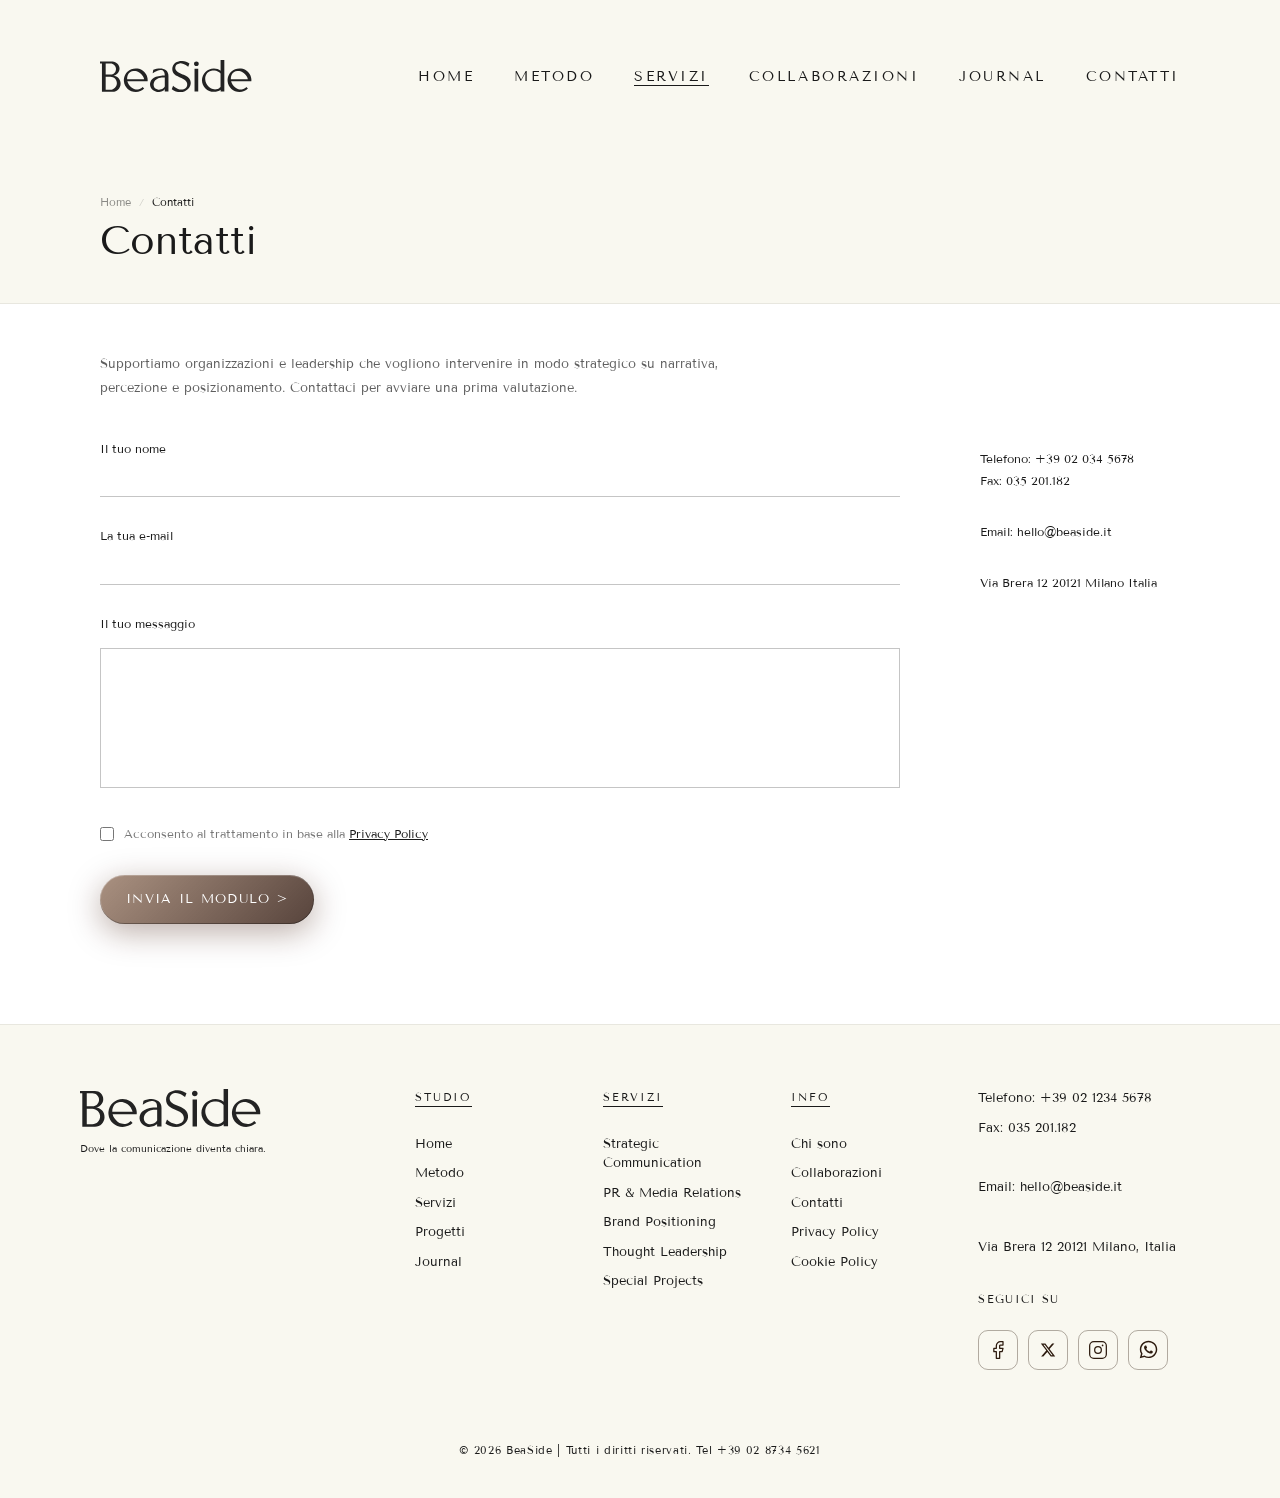
<file: contatti.html>
<!doctype html>
<html lang="it">
  <head>
    <meta charset="UTF-8" />
    <meta name="viewport" content="width=device-width, initial-scale=1.0" />
    <title>Contatti— BeaSide</title>
    <link rel="stylesheet" href="assets/css/reset.css" />
    <link rel="stylesheet" href="assets/css/variables.css" />
    <link rel="stylesheet" href="assets/css/main.css" />
    <link rel="stylesheet" href="assets/css/pages/contatti.css" />
  </head>
  <body>
    <!-- SECTION: Nav -->
    <header>
      <nav class="nav nav--light" aria-label="Navigazione principale">
        <a href="index.html" class="nav__logo" aria-label="BeaSide Home">
          <img src="assets/img/logo/logopreto.svg" alt="BeaSide" />
        </a>
        <ul class="nav__links" role="list">
           <li><a href="index.html">Home</a></li>
          <li><a href="metodo.html">Metodo</a></li>
          <li>
            <a href="servizi-page.html" class="nav__link--active"
              >Servizi</a
            >
          </li>
          <li><a href="collaborazioni.html">Collaborazioni</a></li>
          <li><a href="journal.html">Journal</a></li>
          <li><a href="contatti.html">Contatti</a></li>
        </ul>
      </nav>
    </header>

    <!-- BREADCRUMB -->
    <div class="breadcrumb" aria-label="Breadcrumb">
      <ol class="breadcrumb__list" role="list">
        <li><a href="index.html">Home</a></li>
        <li class="breadcrumb__sep" aria-hidden="true">/</li>
        <li>Contatti</li>
      </ol>
      <h1 class="breadcrumb__title">Contatti</h1>
    </div>

    <!-- SECTION: Intro -->
    <section class="progetti-intro">
      <p class="progetti-intro__text">
        Supportiamo organizzazioni e leadership che vogliono intervenire in modo
        strategico su narrativa, percezione e posizionamento. Contattaci per
        avviare una prima valutazione.
      </p>
    </section>

    <!-- SECTION: Contact Form -->
    <section class="contatti-section">
      <!-- Form -->
      <form class="contatti-form" action="#" method="post" novalidate>
        <div class="form-field">
          <label for="nome">Il tuo nome</label>
          <input type="text" id="nome" name="nome" autocomplete="name" />
        </div>
    
        <div class="form-field">
          <label for="email">La tua e-mail</label>
          <input type="email" id="email" name="email" autocomplete="email" />
        </div>

        <div class="form-field">
          <label for="messaggio">Il tuo messaggio</label>
          <textarea id="messaggio" name="messaggio"></textarea>
        </div>
       

        <div class="form-privacy">
          <input type="checkbox" id="privacy" name="privacy" required />
          <label for="privacy">
            Acconsento al trattamento in base alla
            <a href="#">Privacy Policy</a>
          </label>
        </div>

        <button type="submit" class="form-submit">Invia il modulo &gt;</button>
      </form>

      <!-- Info Sidebar -->
      <aside class="contatti-info">
        <div class="contatti-info__block">
          <p>Telefono: +39 02 034 5678</p>
          <p>Fax: 035 201.182</p>
        </div>
        <div class="contatti-info__block">
          <a href="mailto:hello@beaside.it">Email: hello@beaside.it</a>
        </div>
        <div class="contatti-info__block">
          <p>Via Brera 12 20121 Milano Italia</p>
        </div>
      </aside>
    </section>

    <!-- SECTION: Footer -->
    <footer class="footer" aria-label="Footer">
      <div class="footer__inner">
        <div class="footer__brand">
          <div class="footer__logo">
            <img src="assets/img/logo/logopreto.svg" alt="BeaSide" />
          </div>
          <p class="footer__tagline">Dove la comunicazione diventa chiara.</p>
        </div>

        <div class="footer__col">
          <p class="footer__col-title">Studio</p>
          <ul class="footer__col-links" role="list">
            <li><a href="index.html">Home</a></li>
            <li><a href="metodo.html">Metodo</a></li>
            <li><a href="servizi.html">Servizi</a></li>
            <li><a href="collaborazioni.html">Progetti</a></li>
            <li><a href="journal.html">Journal</a></li>
          </ul>
        </div>

        <div class="footer__col">
          <p class="footer__col-title">Servizi</p>
          <ul class="footer__col-links" role="list">
            <li><a href="servizi.html">Strategic Communication</a></li>
            <li><a href="servizi.html">PR &amp; Media Relations</a></li>
            <li><a href="servizi.html">Brand Positioning</a></li>
            <li><a href="servizi.html">Thought Leadership</a></li>
            <li><a href="servizi.html">Special Projects</a></li>
          </ul>
        </div>

        <div class="footer__col">
          <p class="footer__col-title">Info</p>
          <ul class="footer__col-links" role="list">
            <li><a href="metodo.html">Chi sono</a></li>
            <li><a href="collaborazioni.html">Collaborazioni</a></li>
            <li><a href="contatti.html">Contatti</a></li>
            <li><a href="contatti.html">Privacy Policy</a></li>
            <li><a href="contatti.html">Cookie Policy</a></li>
          </ul>
        </div>

        <div class="footer__col">
          <a href="tel:+390212345678">Telefono: +39 02 1234 5678</a>
          <p class="footer-fax">Fax: 035 201.182</p>
          <a href="mailto:hello@beaside.it" class="footer-mail"
            >Email: hello@beaside.it</a
          >
          <p>Via Brera 12 20121 Milano, Italia</p>
          <p class="footer__social-label">Seguici su</p>
          <div class="social-midia-icons">
            <a href="#" class="social-icon" aria-label="Facebook">
              <svg
                width="20"
                height="20"
                viewBox="0 0 24 24"
                fill="none"
                xmlns="http://www.w3.org/2000/svg"
              >
                <path
                  d="M18 2H15C13.67 2 12.4 2.53 11.46 3.46C10.53 4.4 10 5.67 10 7V10H7V14H10V22H14V14H17L18 10H14V7C14 6.73 14.11 6.48 14.29 6.29C14.48 6.11 14.73 6 15 6H18V2Z"
                  stroke="currentColor"
                  stroke-width="1.5"
                  stroke-linecap="round"
                  stroke-linejoin="round"
                />
              </svg>
            </a>
            <a href="#" class="social-icon" aria-label="X (Twitter)">
              <svg
                width="20"
                height="20"
                viewBox="0 0 640 640"
                fill="currentColor"
                xmlns="http://www.w3.org/2000/svg"
              >
                <path
                  d="M453.2 112L523.8 112L369.6 288.2L551 528L409 528L297.7 382.6L170.5 528L99.8 528L264.7 339.5L90.8 112L236.4 112L336.9 244.9L453.2 112zM428.4 485.8L467.5 485.8L215.1 152L173.1 152L428.4 485.8z"
                />
              </svg>
            </a>
            <a href="#" class="social-icon" aria-label="Instagram">
              <svg
                width="20"
                height="20"
                viewBox="0 0 24 24"
                fill="none"
                xmlns="http://www.w3.org/2000/svg"
              >
                <rect
                  x="2"
                  y="2"
                  width="20"
                  height="20"
                  rx="5"
                  stroke="currentColor"
                  stroke-width="1.5"
                />
                <circle
                  cx="12"
                  cy="12"
                  r="4"
                  stroke="currentColor"
                  stroke-width="1.5"
                />
                <circle cx="17.5" cy="6.5" r="1" fill="currentColor" />
              </svg>
            </a>
            <a href="#" class="social-icon" aria-label="WhatsApp">
              <svg
                width="25"
                height="25"
                viewBox="0 0 640 640"
                fill="currentColor"
                xmlns="http://www.w3.org/2000/svg"
              >
                <path
                  d="M476.9 161.1C435 119.1 379.2 96 319.9 96C197.5 96 97.9 195.6 97.9 318C97.9 357.1 108.1 395.3 127.5 429L96 544L213.7 513.1C246.1 530.8 282.6 540.1 319.8 540.1L319.9 540.1C442.2 540.1 544 440.5 544 318.1C544 258.8 518.8 203.1 476.9 161.1zM319.9 502.7C286.7 502.7 254.2 493.8 225.9 477L219.2 473L149.4 491.3L168 423.2L163.6 416.2C145.1 386.8 135.4 352.9 135.4 318C135.4 216.3 218.2 133.5 320 133.5C369.3 133.5 415.6 152.7 450.4 187.6C485.2 222.5 506.6 268.8 506.5 318.1C506.5 419.9 421.6 502.7 319.9 502.7zM421.1 364.5C415.6 361.7 388.3 348.3 383.2 346.5C378.1 344.6 374.4 343.7 370.7 349.3C367 354.9 356.4 367.3 353.1 371.1C349.9 374.8 346.6 375.3 341.1 372.5C308.5 356.2 287.1 343.4 265.6 306.5C259.9 296.7 271.3 297.4 281.9 276.2C283.7 272.5 282.8 269.3 281.4 266.5C280 263.7 268.9 236.4 264.3 225.3C259.8 214.5 255.2 216 251.8 215.8C248.6 215.6 244.9 215.6 241.2 215.6C237.5 215.6 231.5 217 226.4 222.5C221.3 228.1 207 241.5 207 268.8C207 296.1 226.9 322.5 229.6 326.2C232.4 329.9 268.7 385.9 324.4 410C359.6 425.2 373.4 426.5 391 423.9C401.7 422.3 423.8 410.5 428.4 397.5C433 384.5 433 373.4 431.6 371.1C430.3 368.6 426.6 367.2 421.1 364.5z"
                />
              </svg>
            </a>
          </div>
        </div>
      </div>

      <div class="footer__bottom">
        <p class="footer__copy">
          &copy; 2026 BeaSide | Tutti i diritti riservati. Tel +39 02 8734 5621
        </p>
      </div>
    </footer>

    <script src="assets/js/main.js"></script>
  </body>
</html>
</file>
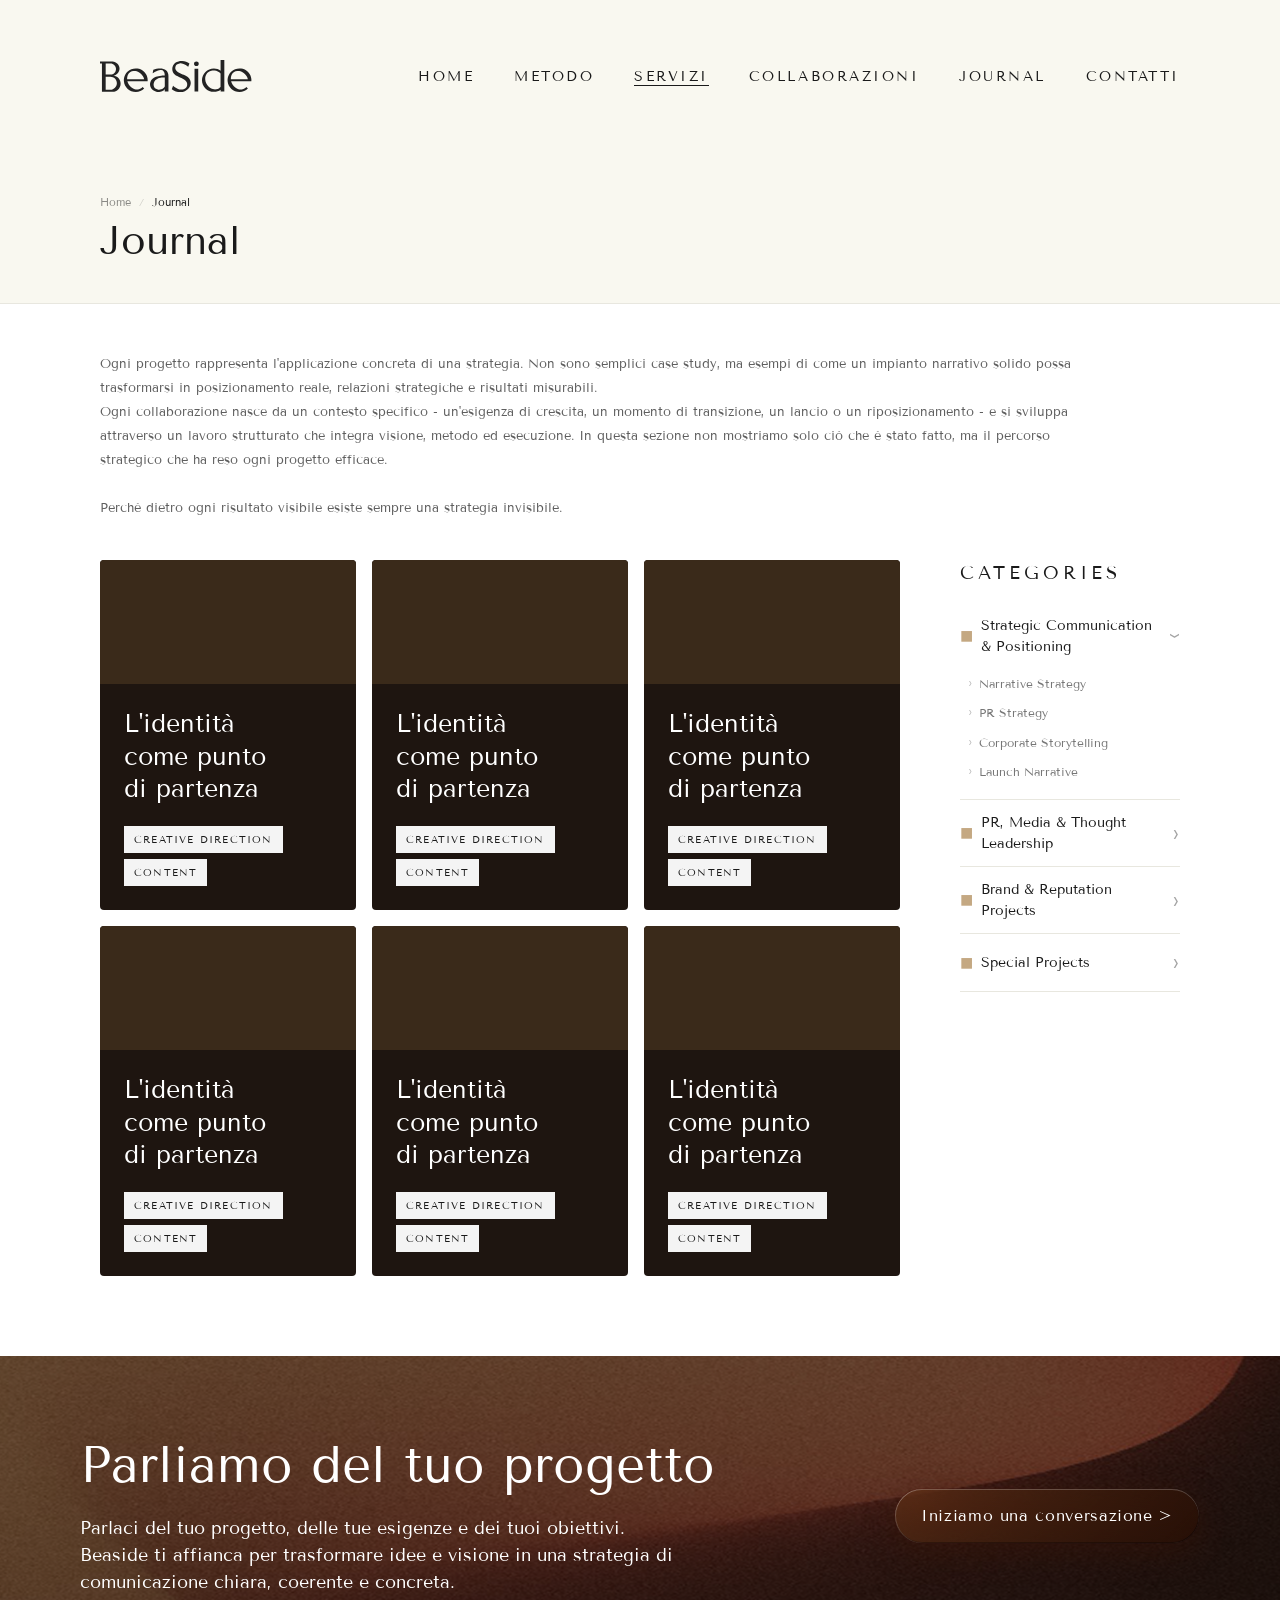
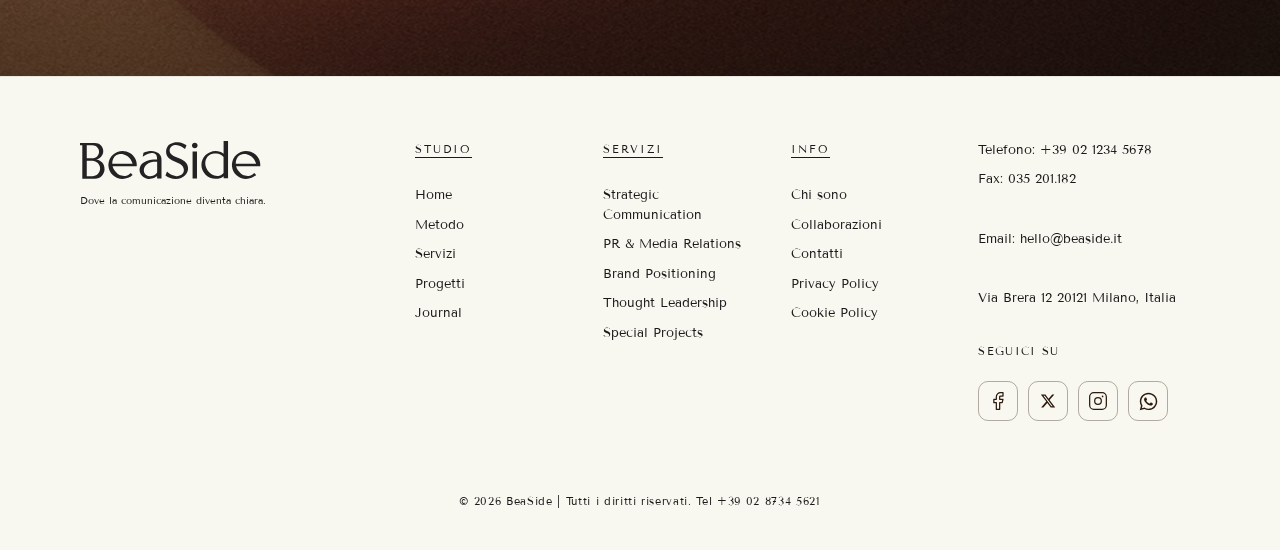
<file: journal.html>
<!doctype html>
<html lang="it">
  <head>
    <meta charset="UTF-8" />
    <meta name="viewport" content="width=device-width, initial-scale=1.0" />
    <title>Journal— BeaSide</title>
    <link rel="stylesheet" href="assets/css/reset.css" />
    <link rel="stylesheet" href="assets/css/variables.css" />
    <link rel="stylesheet" href="assets/css/main.css" />
    <link rel="stylesheet" href="assets/css/pages/journal.css" />
  </head>
  <body>
    <!-- SECTION: Nav -->
    <header>
      <nav class="nav nav--light" aria-label="Navigazione principale">
        <a href="index.html" class="nav__logo" aria-label="BeaSide Home">
          <img src="assets/img/logo/logopreto.svg" alt="BeaSide" />
        </a>
        <ul class="nav__links" role="list">
           <li><a href="index.html">Home</a></li>
          <li><a href="metodo.html">Metodo</a></li>
          <li>
            <a href="servizi-page.html" class="nav__link--active"
              >Servizi</a
            >
          </li>
          <li><a href="collaborazioni.html">Collaborazioni</a></li>
          <li><a href="journal.html">Journal</a></li>
          <li><a href="contatti.html">Contatti</a></li>
        </ul>
      </nav>
    </header>

    <!-- BREADCRUMB -->
    <div class="breadcrumb" aria-label="Breadcrumb">
      <ol class="breadcrumb__list" role="list">
        <li><a href="index.html">Home</a></li>
        <li class="breadcrumb__sep" aria-hidden="true">/</li>
        <li>Journal</li>
      </ol>
      <h1 class="breadcrumb__title">Journal</h1>
    </div>

    <!-- SECTION: Intro -->
    <section class="progetti-intro">
      <p class="progetti-intro__text space-bottom">
        Ogni progetto rappresenta l'applicazione concreta di una strategia. Non
        sono semplici case study, ma esempi di come un impianto narrativo solido
        possa trasformarsi in posizionamento reale, relazioni strategiche e
        risultati misurabili.<br />
        Ogni collaborazione nasce da un contesto specifico - un'esigenza di
        crescita, un momento di transizione, un lancio o un riposizionamento - e
        si sviluppa attraverso un lavoro strutturato che integra visione, metodo
        ed esecuzione. In questa sezione non mostriamo solo ciò che è stato
        fatto, ma il percorso strategico che ha reso ogni progetto efficace.
      </p>
      <p class="progetti-intro__text">
        Perchè dietro ogni risultato visibile esiste sempre una strategia
        invisibile.
      </p>
    </section>

    <!-- SECTION: Journal Grid + Categories -->
    <section class="journal-page__content">
      <!-- Left: Cards Grid -->
      <div class="journal-page__grid">
        <div class="journal-card">
          <div
            class="journal-card__img"
            style="background-color: #3a2a1a"
          ></div>
          <div class="journal-card__body">
            <h3 class="journal-card__title">
              L'identità come punto di partenza
            </h3>
            <div class="collab-card__tags">
              <span class="collab-card__tag">Creative Direction</span>
              <span class="collab-card__tag">Content</span>
            </div>
          </div>
        </div>

        <div class="journal-card">
          <div
            class="journal-card__img"
            style="background-color: #3a2a1a"
          ></div>
          <div class="journal-card__body">
            <h3 class="journal-card__title">
              L'identità come punto di partenza
            </h3>
            <div class="collab-card__tags">
              <span class="collab-card__tag">Creative Direction</span>
              <span class="collab-card__tag">Content</span>
            </div>
          </div>
        </div>

        <div class="journal-card">
          <div
            class="journal-card__img"
            style="background-color: #3a2a1a"
          ></div>
          <div class="journal-card__body">
            <h3 class="journal-card__title">
              L'identità come punto di partenza
            </h3>
            <div class="collab-card__tags">
              <span class="collab-card__tag">Creative Direction</span>
              <span class="collab-card__tag">Content</span>
            </div>
          </div>
        </div>

        <div class="journal-card">
          <div
            class="journal-card__img"
            style="background-color: #3a2a1a"
          ></div>
          <div class="journal-card__body">
            <h3 class="journal-card__title">
              L'identità come punto di partenza
            </h3>
            <div class="collab-card__tags">
              <span class="collab-card__tag">Creative Direction</span>
              <span class="collab-card__tag">Content</span>
            </div>
          </div>
        </div>

        <div class="journal-card">
          <div
            class="journal-card__img"
            style="background-color: #3a2a1a"
          ></div>
          <div class="journal-card__body">
            <h3 class="journal-card__title">
              L'identità come punto di partenza
            </h3>
            <div class="collab-card__tags">
              <span class="collab-card__tag">Creative Direction</span>
              <span class="collab-card__tag">Content</span>
            </div>
          </div>
        </div>

        <div class="journal-card">
          <div
            class="journal-card__img"
            style="background-color: #3a2a1a"
          ></div>
          <div class="journal-card__body">
            <h3 class="journal-card__title">
              L'identità come punto di partenza
            </h3>
            <div class="collab-card__tags">
              <span class="collab-card__tag">Creative Direction</span>
              <span class="collab-card__tag">Content</span>
            </div>
          </div>
        </div>
      </div>

      <!-- Right: Categories Sidebar -->
      <aside class="journal-sidebar">
        <p class="journal-sidebar__title">Categories</p>

        <div class="accordion__item">
          <button class="accordion__trigger" aria-expanded="false">
            <span class="accordion__name"
              >Strategic Communication &amp; Positioning</span
            >
            <span class="accordion__icon" aria-hidden="true">›</span>
          </button>
          <div class="accordion__body">
            <ul class="cat-list">
              <li><a href="#">Narrative Strategy</a></li>
              <li><a href="#">PR Strategy</a></li>
              <li><a href="#">Corporate Storytelling</a></li>
              <li><a href="#">Launch Narrative</a></li>
            </ul>
          </div>
        </div>

        <div class="accordion__item">
          <button class="accordion__trigger" aria-expanded="false">
            <span class="accordion__name"
              >PR, Media &amp; Thought Leadership</span
            >
            <span class="accordion__icon" aria-hidden="true">›</span>
          </button>
          <div class="accordion__body">
            <ul class="cat-list">
              <li><a href="#">Media Relations</a></li>
              <li><a href="#">Executive Visibility</a></li>
              <li><a href="#">Thought Leadership</a></li>
            </ul>
          </div>
        </div>

        <div class="accordion__item">
          <button class="accordion__trigger" aria-expanded="false">
            <span class="accordion__name">Brand &amp; Reputation Projects</span>
            <span class="accordion__icon" aria-hidden="true">›</span>
          </button>
          <div class="accordion__body">
            <ul class="cat-list">
              <li><a href="#">Brand Audit</a></li>
              <li><a href="#">Reputational Positioning</a></li>
              <li><a href="#">Crisis Communication</a></li>
            </ul>
          </div>
        </div>

        <div class="accordion__item">
          <button class="accordion__trigger" aria-expanded="false">
            <span class="accordion__name">Special Projects</span>
            <span class="accordion__icon" aria-hidden="true">›</span>
          </button>
          <div class="accordion__body">
            <ul class="cat-list">
              <li><a href="#">Launch Campaigns</a></li>
              <li><a href="#">Event Strategy</a></li>
            </ul>
          </div>
        </div>
      </aside>
    </section>

    <!-- SECTION: CTA Final -->
    <section class="cta-final" aria-label="Contatto">
      <div class="cta-final__inner">
        <div class="cta-final__left">
          <h2 class="cta-final__title">Parliamo del tuo progetto</h2>
          <p>
            Parlaci del tuo progetto, delle tue esigenze e dei tuoi
            obiettivi.<br />
            Beaside ti affianca per trasformare idee e visione in una strategia
            di comunicazione chiara, coerente e concreta.
          </p>
        </div>
        <div class="cta-final__action">
          <a href="contatti.html" class="cta-final__btn"
            >Iniziamo una conversazione ></a
          >
        </div>
      </div>
    </section>

    <!-- SECTION: Footer -->
    <footer class="footer" aria-label="Footer">
      <div class="footer__inner">
        <div class="footer__brand">
          <div class="footer__logo">
            <img src="assets/img/logo/logopreto.svg" alt="BeaSide" />
          </div>
          <p class="footer__tagline">Dove la comunicazione diventa chiara.</p>
        </div>

        <div class="footer__col">
          <p class="footer__col-title">Studio</p>
          <ul class="footer__col-links" role="list">
            <li><a href="index.html">Home</a></li>
            <li><a href="metodo.html">Metodo</a></li>
            <li><a href="servizi.html">Servizi</a></li>
            <li><a href="collaborazioni.html">Progetti</a></li>
            <li><a href="journal.html">Journal</a></li>
          </ul>
        </div>

        <div class="footer__col">
          <p class="footer__col-title">Servizi</p>
          <ul class="footer__col-links" role="list">
            <li><a href="servizi.html">Strategic Communication</a></li>
            <li><a href="servizi.html">PR &amp; Media Relations</a></li>
            <li><a href="servizi.html">Brand Positioning</a></li>
            <li><a href="servizi.html">Thought Leadership</a></li>
            <li><a href="servizi.html">Special Projects</a></li>
          </ul>
        </div>

        <div class="footer__col">
          <p class="footer__col-title">Info</p>
          <ul class="footer__col-links" role="list">
            <li><a href="metodo.html">Chi sono</a></li>
            <li><a href="collaborazioni.html">Collaborazioni</a></li>
            <li><a href="contatti.html">Contatti</a></li>
            <li><a href="contatti.html">Privacy Policy</a></li>
            <li><a href="contatti.html">Cookie Policy</a></li>
          </ul>
        </div>

        <div class="footer__col">
          <a href="tel:+390212345678">Telefono: +39 02 1234 5678</a>
          <p class="footer-fax">Fax: 035 201.182</p>
          <a href="mailto:hello@beaside.it" class="footer-mail"
            >Email: hello@beaside.it</a
          >
          <p>Via Brera 12 20121 Milano, Italia</p>
          <p class="footer__social-label">Seguici su</p>
          <div class="social-midia-icons">
            <a href="#" class="social-icon" aria-label="Facebook">
              <svg
                width="20"
                height="20"
                viewBox="0 0 24 24"
                fill="none"
                xmlns="http://www.w3.org/2000/svg"
              >
                <path
                  d="M18 2H15C13.67 2 12.4 2.53 11.46 3.46C10.53 4.4 10 5.67 10 7V10H7V14H10V22H14V14H17L18 10H14V7C14 6.73 14.11 6.48 14.29 6.29C14.48 6.11 14.73 6 15 6H18V2Z"
                  stroke="currentColor"
                  stroke-width="1.5"
                  stroke-linecap="round"
                  stroke-linejoin="round"
                />
              </svg>
            </a>
            <a href="#" class="social-icon" aria-label="X (Twitter)">
              <svg
                width="20"
                height="20"
                viewBox="0 0 640 640"
                fill="currentColor"
                xmlns="http://www.w3.org/2000/svg"
              >
                <path
                  d="M453.2 112L523.8 112L369.6 288.2L551 528L409 528L297.7 382.6L170.5 528L99.8 528L264.7 339.5L90.8 112L236.4 112L336.9 244.9L453.2 112zM428.4 485.8L467.5 485.8L215.1 152L173.1 152L428.4 485.8z"
                />
              </svg>
            </a>
            <a href="#" class="social-icon" aria-label="Instagram">
              <svg
                width="20"
                height="20"
                viewBox="0 0 24 24"
                fill="none"
                xmlns="http://www.w3.org/2000/svg"
              >
                <rect
                  x="2"
                  y="2"
                  width="20"
                  height="20"
                  rx="5"
                  stroke="currentColor"
                  stroke-width="1.5"
                />
                <circle
                  cx="12"
                  cy="12"
                  r="4"
                  stroke="currentColor"
                  stroke-width="1.5"
                />
                <circle cx="17.5" cy="6.5" r="1" fill="currentColor" />
              </svg>
            </a>
            <a href="#" class="social-icon" aria-label="WhatsApp">
              <svg
                width="25"
                height="25"
                viewBox="0 0 640 640"
                fill="currentColor"
                xmlns="http://www.w3.org/2000/svg"
              >
                <path
                  d="M476.9 161.1C435 119.1 379.2 96 319.9 96C197.5 96 97.9 195.6 97.9 318C97.9 357.1 108.1 395.3 127.5 429L96 544L213.7 513.1C246.1 530.8 282.6 540.1 319.8 540.1L319.9 540.1C442.2 540.1 544 440.5 544 318.1C544 258.8 518.8 203.1 476.9 161.1zM319.9 502.7C286.7 502.7 254.2 493.8 225.9 477L219.2 473L149.4 491.3L168 423.2L163.6 416.2C145.1 386.8 135.4 352.9 135.4 318C135.4 216.3 218.2 133.5 320 133.5C369.3 133.5 415.6 152.7 450.4 187.6C485.2 222.5 506.6 268.8 506.5 318.1C506.5 419.9 421.6 502.7 319.9 502.7zM421.1 364.5C415.6 361.7 388.3 348.3 383.2 346.5C378.1 344.6 374.4 343.7 370.7 349.3C367 354.9 356.4 367.3 353.1 371.1C349.9 374.8 346.6 375.3 341.1 372.5C308.5 356.2 287.1 343.4 265.6 306.5C259.9 296.7 271.3 297.4 281.9 276.2C283.7 272.5 282.8 269.3 281.4 266.5C280 263.7 268.9 236.4 264.3 225.3C259.8 214.5 255.2 216 251.8 215.8C248.6 215.6 244.9 215.6 241.2 215.6C237.5 215.6 231.5 217 226.4 222.5C221.3 228.1 207 241.5 207 268.8C207 296.1 226.9 322.5 229.6 326.2C232.4 329.9 268.7 385.9 324.4 410C359.6 425.2 373.4 426.5 391 423.9C401.7 422.3 423.8 410.5 428.4 397.5C433 384.5 433 373.4 431.6 371.1C430.3 368.6 426.6 367.2 421.1 364.5z"
                />
              </svg>
            </a>
          </div>
        </div>
      </div>

      <div class="footer__bottom">
        <p class="footer__copy">
          &copy; 2026 BeaSide | Tutti i diritti riservati. Tel +39 02 8734 5621
        </p>
      </div>
    </footer>

    <script src="assets/js/main.js"></script>
  </body>
</html>
</file>
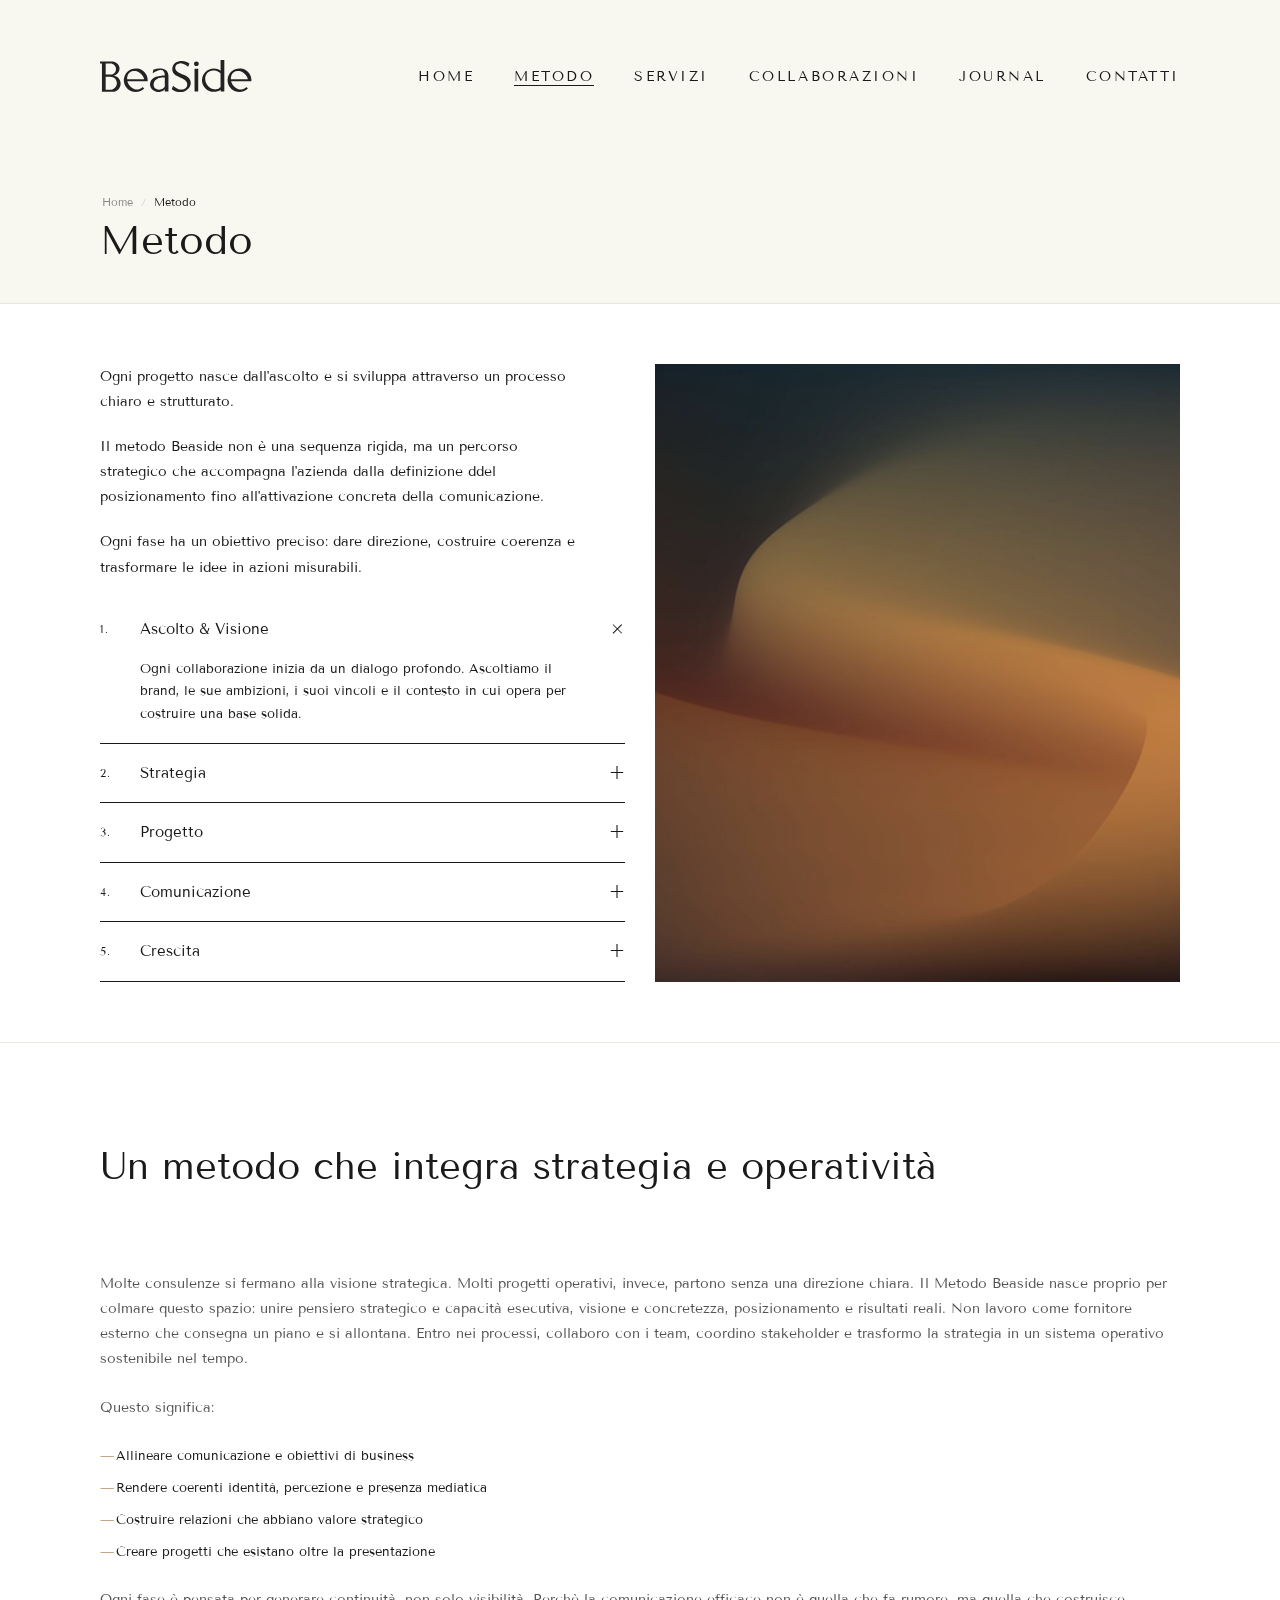
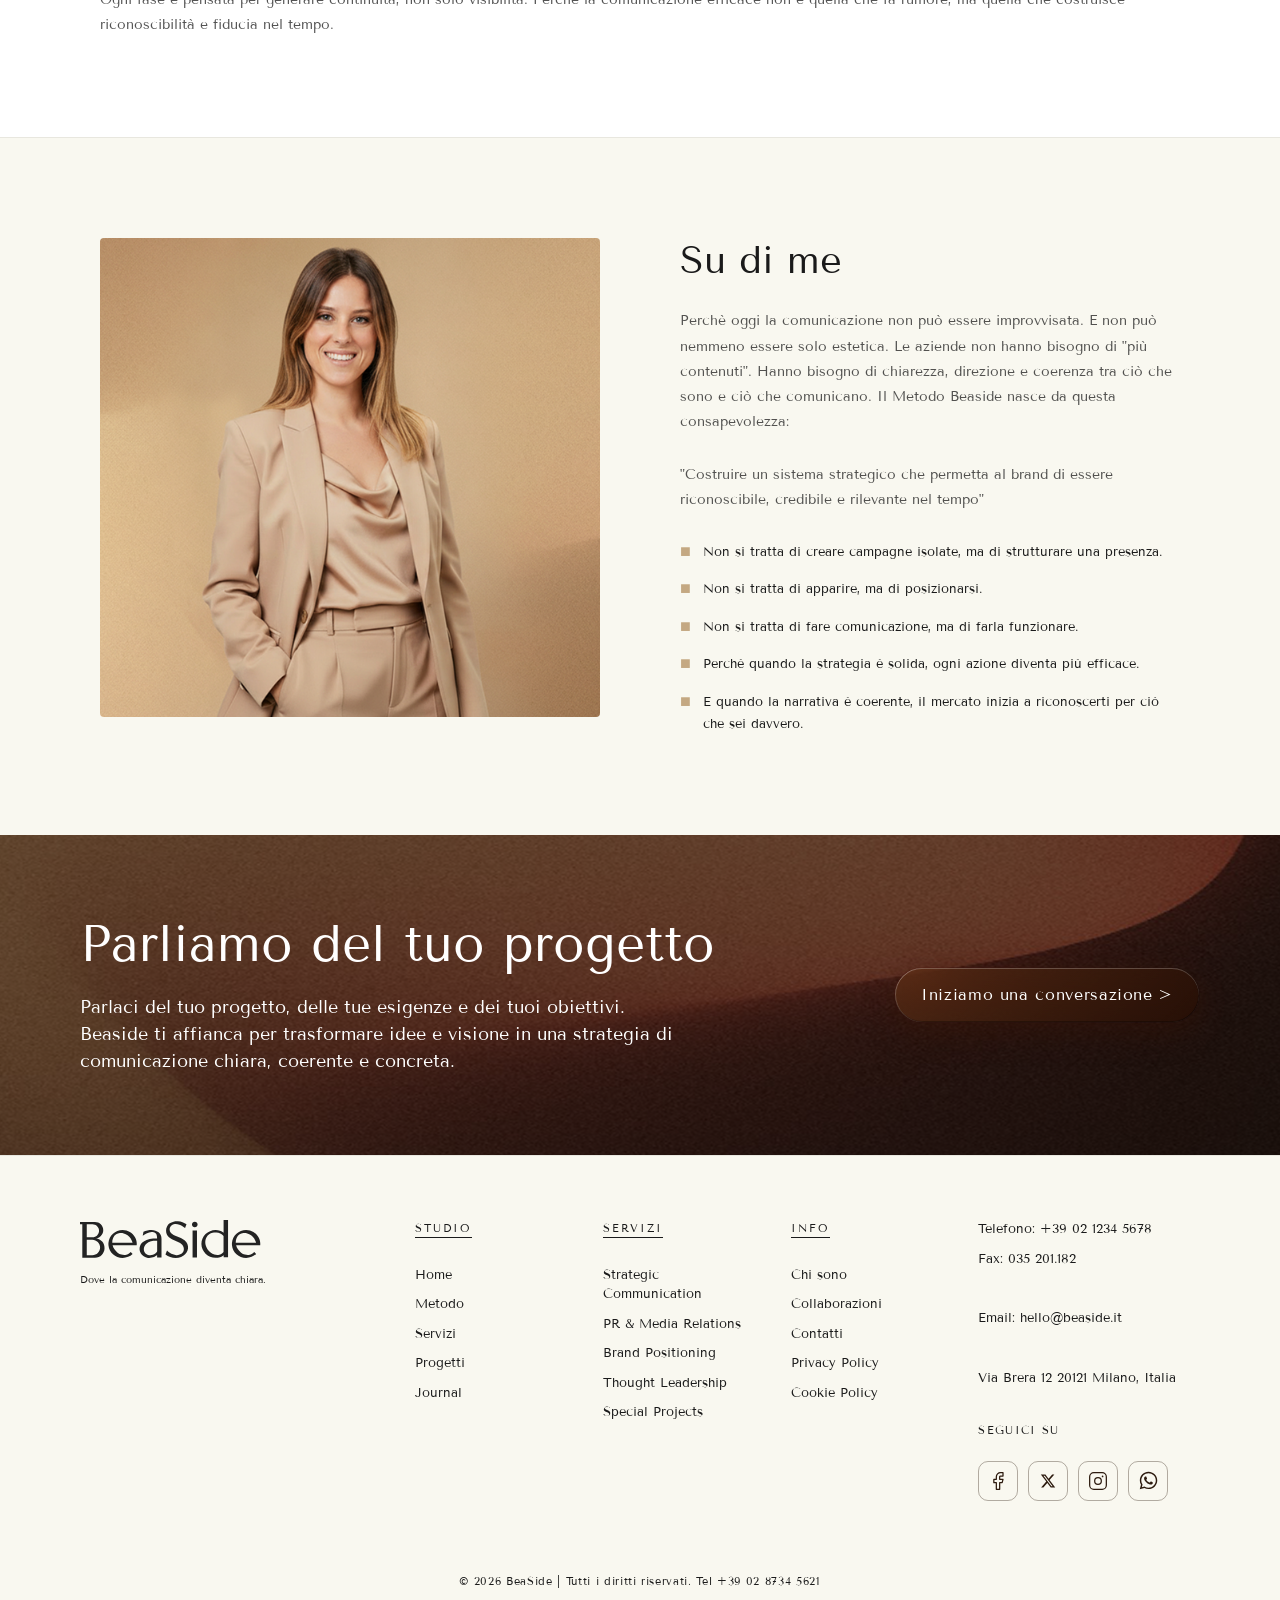
<file: metodo.html>
<!doctype html>
<html lang="it">
  <head>
    <meta charset="UTF-8" />
    <meta name="viewport" content="width=device-width, initial-scale=1.0" />
    <title>Metodo — BeaSide</title>
    <link rel="stylesheet" href="assets/css/reset.css" />
    <link rel="stylesheet" href="assets/css/variables.css" />
    <link rel="stylesheet" href="assets/css/main.css" />
    <link rel="stylesheet" href="assets/css/pages/metodo.css" />
  </head>
  <body>
    <!-- SECTION: Nav -->
    <header>
      <nav class="nav nav--light" aria-label="Navigazione principale">
        <a href="index.html" class="nav__logo" aria-label="BeaSide Home">
          <img src="assets/img/logo/logopreto.svg" alt="BeaSide" />
        </a>
        <ul class="nav__links" role="list">
           <li><a href="index.html">Home</a></li>
          <li><a href="metodo.html" class="nav__link--active">Metodo</a></li>
          <li>
            <a href="servizi-page.html" 
              >Servizi</a
            >
          </li>
          <li><a href="collaborazioni.html">Collaborazioni</a></li>
          <li><a href="journal.html">Journal</a></li>
          <li><a href="contatti.html">Contatti</a></li>
        </ul>
      </nav>
    </header>

    <!-- BREADCRUMB -->
    <div class="breadcrumb" aria-label="Breadcrumb">
      <ol class="breadcrumb__list" role="list">
        <li><a href="index.html">Home</a></li>
        <li class="breadcrumb__sep" aria-hidden="true">/</li>
        <li>Metodo</li>
      </ol>
      <h1 class="breadcrumb__title">Metodo</h1>
    </div>

    <!-- SECTION: Metodo Hero -->
    <section class="metodo-hero" aria-label="Il nostro metodo">
      <div class="metodo-hero__left">
        <p class="metodo-hero__text">
          Ogni progetto nasce dall'ascolto e si sviluppa attraverso un processo
          chiaro e strutturato.
        </p>
        <p class="metodo-hero__text">
          Il metodo Beaside non è una sequenza rigida, ma un percorso strategico
          che accompagna l'azienda dalla definizione ddel posizionamento fino
          all'attivazione concreta della comunicazione.
        </p>
        <p class="metodo-hero__text">
          Ogni fase ha un obiettivo preciso: dare direzione, costruire coerenza
          e trasformare le idee in azioni misurabili.
        </p>

        <!-- Accordion -->
        <div class="accordion" role="list">
          <div class="accordion__item" role="listitem">
            <button class="accordion__trigger" aria-expanded="false">
              <span class="accordion__num">1.</span>
              <span class="accordion__name">Ascolto &amp; Visione</span>
              <span class="accordion__icon" aria-hidden="true">+</span>
            </button>
            <div class="accordion__body">
              <p>
                Ogni collaborazione inizia da un dialogo profondo. Ascoltiamo il
                brand, le sue ambizioni, i suoi vincoli e il contesto in cui
                opera per costruire una base solida.
              </p>
            </div>
          </div>

          <div class="accordion__item" role="listitem">
            <button class="accordion__trigger" aria-expanded="false">
              <span class="accordion__num">2.</span>
              <span class="accordion__name">Strategia</span>
              <span class="accordion__icon" aria-hidden="true">+</span>
            </button>
            <div class="accordion__body">
              <p>
                Definiamo il posizionamento, i messaggi chiave e il piano di
                comunicazione. Una strategia chiara che guida ogni azione e
                decisione del progetto.
              </p>
            </div>
          </div>

          <div class="accordion__item" role="listitem">
            <button class="accordion__trigger" aria-expanded="false">
              <span class="accordion__num">3.</span>
              <span class="accordion__name">Progetto</span>
              <span class="accordion__icon" aria-hidden="true">+</span>
            </button>
            <div class="accordion__body">
              <p>
                Traduciamo la strategia in un piano operativo dettagliato:
                attività, timeline, responsabilità e KPI. Ogni passo è
                misurabile e orientato al risultato.
              </p>
            </div>
          </div>

          <div class="accordion__item" role="listitem">
            <button class="accordion__trigger" aria-expanded="false">
              <span class="accordion__num">4.</span>
              <span class="accordion__name">Comunicazione</span>
              <span class="accordion__icon" aria-hidden="true">+</span>
            </button>
            <div class="accordion__body">
              <p>
                Eseguiamo con cura e coerenza: contenuti, media relations,
                eventi, influencer. Ogni touchpoint costruisce la narrazione del
                brand nel tempo.
              </p>
            </div>
          </div>

          <div class="accordion__item" role="listitem">
            <button class="accordion__trigger" aria-expanded="false">
              <span class="accordion__num">5.</span>
              <span class="accordion__name">Crescita</span>
              <span class="accordion__icon" aria-hidden="true">+</span>
            </button>
            <div class="accordion__body">
              <p>
                Monitoriamo i risultati, adattiamo la rotta e costruiamo una
                relazione duratura. La crescita del brand è un processo
                continuo, non un traguardo isolato.
              </p>
            </div>
          </div>
        </div>
      </div>

      <div class="metodo-hero__right">
        <img src="./assets/img/metodo.png" alt="Metodo BeaSide" />
      </div>
    </section>

    <!-- SECTION: Un metodo che integra strategia e operatività -->
    <section class="metodo-integra" aria-label="Metodo integrato">
      <div class="metodo-integra__inner">
        <h2 class="metodo-integra__title">
          Un metodo che integra strategia e operatività
        </h2>
        <div class="metodo-integra__body">
          <p class="metodo-integra__text">
            Molte consulenze si fermano alla visione strategica. Molti progetti
            operativi, invece, partono senza una direzione chiara. Il Metodo
            Beaside nasce proprio per colmare questo spazio: unire pensiero
            strategico e capacità esecutiva, visione e concretezza,
            posizionamento e risultati reali. Non lavoro come fornitore esterno
            che consegna un piano e si allontana. Entro nei processi, collaboro
            con i team, coordino stakeholder e trasformo la strategia in un
            sistema operativo sostenibile nel tempo.
          </p>
          <p class="metodo-integra__text">Questo significa:</p>
          <ul class="metodo-integra__list">
            <li>Allineare comunicazione e obiettivi di business</li>
            <li>Rendere coerenti identità, percezione e presenza mediatica</li>
            <li>Costruire relazioni che abbiano valore strategico</li>
            <li>Creare progetti che esistano oltre la presentazione</li>
          </ul>
          <p class="metodo-integra__text">
            Ogni fase è pensata per generare continuità, non solo visibilità.
            Perchè la comunicazione efficace non è quella che fa rumore, ma
            quella che costruisce riconoscibilità e fiducia nel tempo.
          </p>
        </div>
      </div>
    </section>

    <!-- SECTION: Su di me -->
    <section class="su-di-me" aria-label="Su di me">
      <div class="su-di-me__inner">
        <div>
          <img
            class="su-di-me__photo"
            src="assets/img/su_di_me.png"
            alt="Beatrice, fondatrice di BeaSide"
          />
        </div>
        <div class="su-di-me__content">
          <h2 class="su-di-me__title">Su di me</h2>
          <p class="su-di-me__text">
            Perchè oggi la comunicazione non può essere improvvisata. E non può
            nemmeno essere solo estetica. Le aziende non hanno bisogno di "più
            contenuti". Hanno bisogno di chiarezza, direzione e coerenza tra ciò
            che sono e ciò che comunicano. Il Metodo Beaside nasce da questa
            consapevolezza:
          </p>
          <p class="su-di-me__text">
            "Costruire un sistema strategico che permetta al brand di essere
            riconoscibile, credibile e rilevante nel tempo"
          </p>
          <ul class="su-di-me__list">
            <li>
              Non si tratta di creare campagne isolate, ma di strutturare una
              presenza.
            </li>
            <li>Non si tratta di apparire, ma di posizionarsi.</li>
            <li>
              Non si tratta di fare comunicazione, ma di farla funzionare.
            </li>
            <li>
              Perchè quando la strategia è solida, ogni azione diventa più
              efficace.
            </li>
            <li>
              E quando la narrativa è coerente, il mercato inizia a riconoscerti
              per ciò che sei davvero.
            </li>
          </ul>
        </div>
      </div>
    </section>

    <!-- SECTION: CTA Final -->
    <section class="cta-final" aria-label="Contatto">
      <div class="cta-final__inner">
        <div class="cta-final__left">
          <h2 class="cta-final__title">Parliamo del tuo progetto</h2>
          <p>
            Parlaci del tuo progetto, delle tue esigenze e dei tuoi
            obiettivi.<br />
            Beaside ti affianca per trasformare idee e visione in una strategia
            di comunicazione chiara, coerente e concreta.
          </p>
        </div>
        <div class="cta-final__action">
          <a href="contatti.html" class="cta-final__btn"
            >Iniziamo una conversazione ></a
          >
        </div>
      </div>
    </section>

    <!-- SECTION: Footer -->
    <footer class="footer" aria-label="Footer">
      <div class="footer__inner">
        <div class="footer__brand">
          <div class="footer__logo">
            <img src="assets/img/logo/logopreto.svg" alt="BeaSide" />
          </div>
          <p class="footer__tagline">Dove la comunicazione diventa chiara.</p>
        </div>

        <div class="footer__col">
          <p class="footer__col-title">Studio</p>
          <ul class="footer__col-links" role="list">
            <li><a href="index.html">Home</a></li>
            <li><a href="metodo.html">Metodo</a></li>
            <li><a href="servizi.html">Servizi</a></li>
            <li><a href="collaborazioni.html">Progetti</a></li>
            <li><a href="journal.html">Journal</a></li>
          </ul>
        </div>

        <div class="footer__col">
          <p class="footer__col-title">Servizi</p>
          <ul class="footer__col-links" role="list">
            <li><a href="servizi.html">Strategic Communication</a></li>
            <li><a href="servizi.html">PR &amp; Media Relations</a></li>
            <li><a href="servizi.html">Brand Positioning</a></li>
            <li><a href="servizi.html">Thought Leadership</a></li>
            <li><a href="servizi.html">Special Projects</a></li>
          </ul>
        </div>

        <div class="footer__col">
          <p class="footer__col-title">Info</p>
          <ul class="footer__col-links" role="list">
            <li><a href="metodo.html">Chi sono</a></li>
            <li><a href="collaborazioni.html">Collaborazioni</a></li>
            <li><a href="contatti.html">Contatti</a></li>
            <li><a href="contatti.html">Privacy Policy</a></li>
            <li><a href="contatti.html">Cookie Policy</a></li>
          </ul>
        </div>

        <div class="footer__col">
          <a href="tel:+390212345678">Telefono: +39 02 1234 5678</a>
          <p class="footer-fax">Fax: 035 201.182</p>
          <a href="mailto:hello@beaside.it" class="footer-mail"
            >Email: hello@beaside.it</a
          >
          <p>Via Brera 12 20121 Milano, Italia</p>
          <p class="footer__social-label">Seguici su</p>
          <div class="social-midia-icons">
            <a href="#" class="social-icon" aria-label="Facebook">
              <svg
                width="20"
                height="20"
                viewBox="0 0 24 24"
                fill="none"
                xmlns="http://www.w3.org/2000/svg"
              >
                <path
                  d="M18 2H15C13.67 2 12.4 2.53 11.46 3.46C10.53 4.4 10 5.67 10 7V10H7V14H10V22H14V14H17L18 10H14V7C14 6.73 14.11 6.48 14.29 6.29C14.48 6.11 14.73 6 15 6H18V2Z"
                  stroke="currentColor"
                  stroke-width="1.5"
                  stroke-linecap="round"
                  stroke-linejoin="round"
                />
              </svg>
            </a>
            <a href="#" class="social-icon" aria-label="X (Twitter)">
              <svg
                width="20"
                height="20"
                viewBox="0 0 640 640"
                fill="currentColor"
                xmlns="http://www.w3.org/2000/svg"
              >
                <path
                  d="M453.2 112L523.8 112L369.6 288.2L551 528L409 528L297.7 382.6L170.5 528L99.8 528L264.7 339.5L90.8 112L236.4 112L336.9 244.9L453.2 112zM428.4 485.8L467.5 485.8L215.1 152L173.1 152L428.4 485.8z"
                />
              </svg>
            </a>
            <a href="#" class="social-icon" aria-label="Instagram">
              <svg
                width="20"
                height="20"
                viewBox="0 0 24 24"
                fill="none"
                xmlns="http://www.w3.org/2000/svg"
              >
                <rect
                  x="2"
                  y="2"
                  width="20"
                  height="20"
                  rx="5"
                  stroke="currentColor"
                  stroke-width="1.5"
                />
                <circle
                  cx="12"
                  cy="12"
                  r="4"
                  stroke="currentColor"
                  stroke-width="1.5"
                />
                <circle cx="17.5" cy="6.5" r="1" fill="currentColor" />
              </svg>
            </a>
            <a href="#" class="social-icon" aria-label="WhatsApp">
              <svg
                width="25"
                height="25"
                viewBox="0 0 640 640"
                fill="currentColor"
                xmlns="http://www.w3.org/2000/svg"
              >
                <path
                  d="M476.9 161.1C435 119.1 379.2 96 319.9 96C197.5 96 97.9 195.6 97.9 318C97.9 357.1 108.1 395.3 127.5 429L96 544L213.7 513.1C246.1 530.8 282.6 540.1 319.8 540.1L319.9 540.1C442.2 540.1 544 440.5 544 318.1C544 258.8 518.8 203.1 476.9 161.1zM319.9 502.7C286.7 502.7 254.2 493.8 225.9 477L219.2 473L149.4 491.3L168 423.2L163.6 416.2C145.1 386.8 135.4 352.9 135.4 318C135.4 216.3 218.2 133.5 320 133.5C369.3 133.5 415.6 152.7 450.4 187.6C485.2 222.5 506.6 268.8 506.5 318.1C506.5 419.9 421.6 502.7 319.9 502.7zM421.1 364.5C415.6 361.7 388.3 348.3 383.2 346.5C378.1 344.6 374.4 343.7 370.7 349.3C367 354.9 356.4 367.3 353.1 371.1C349.9 374.8 346.6 375.3 341.1 372.5C308.5 356.2 287.1 343.4 265.6 306.5C259.9 296.7 271.3 297.4 281.9 276.2C283.7 272.5 282.8 269.3 281.4 266.5C280 263.7 268.9 236.4 264.3 225.3C259.8 214.5 255.2 216 251.8 215.8C248.6 215.6 244.9 215.6 241.2 215.6C237.5 215.6 231.5 217 226.4 222.5C221.3 228.1 207 241.5 207 268.8C207 296.1 226.9 322.5 229.6 326.2C232.4 329.9 268.7 385.9 324.4 410C359.6 425.2 373.4 426.5 391 423.9C401.7 422.3 423.8 410.5 428.4 397.5C433 384.5 433 373.4 431.6 371.1C430.3 368.6 426.6 367.2 421.1 364.5z"
                />
              </svg>
            </a>
          </div>
        </div>
      </div>

      <div class="footer__bottom">
        <p class="footer__copy">
          &copy; 2026 BeaSide | Tutti i diritti riservati. Tel +39 02 8734 5621
        </p>
      </div>
    </footer>

    <script src="assets/js/main.js"></script>
  </body>
</html>
</file>
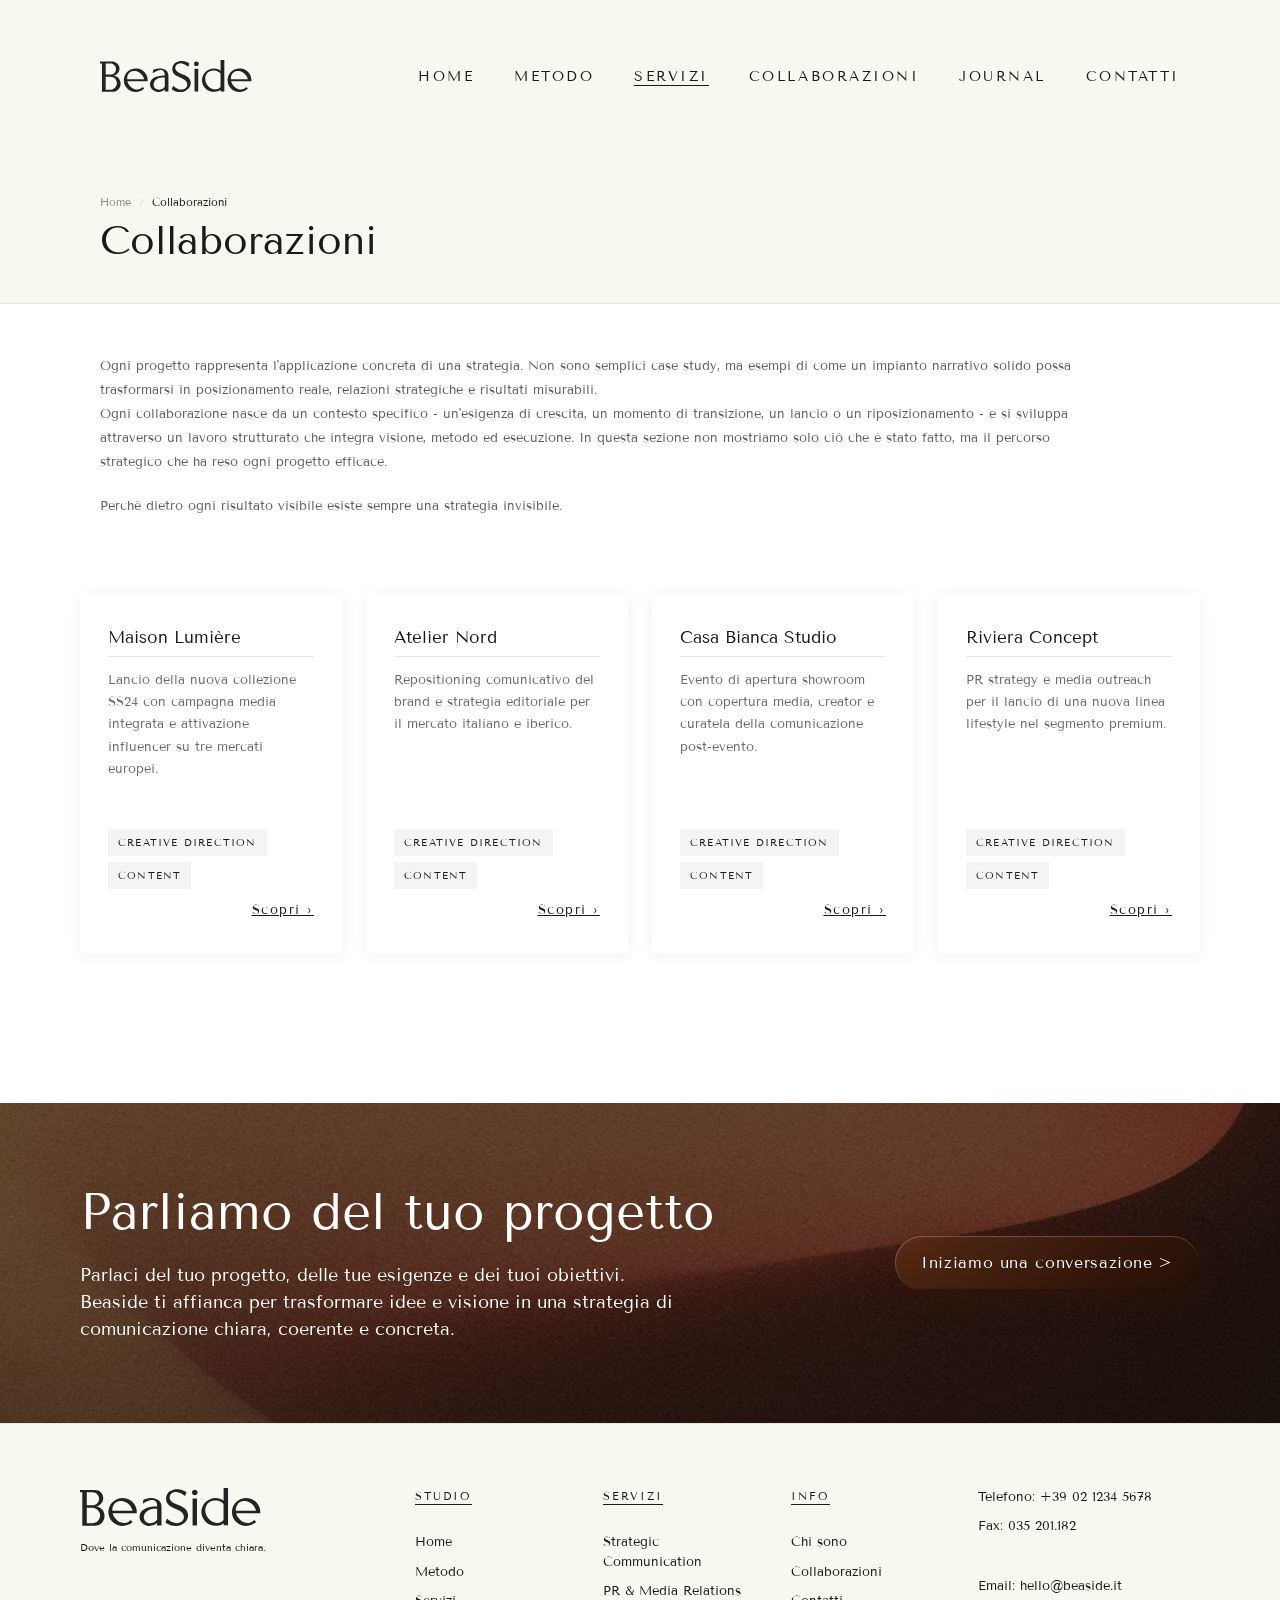
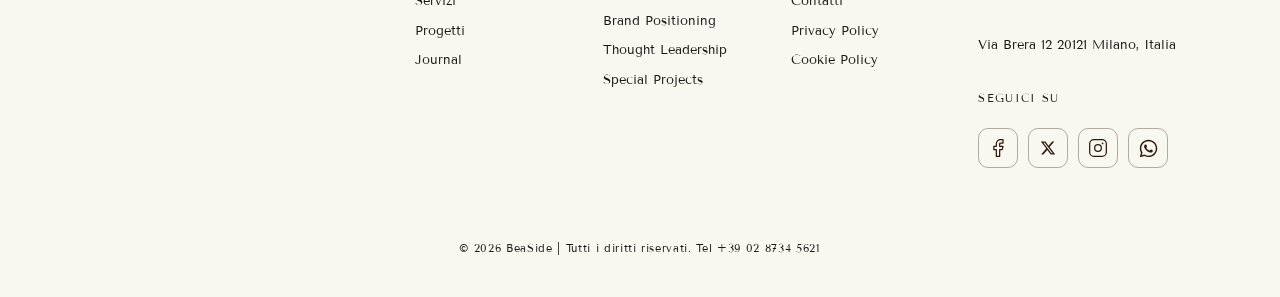
<file: pages/collaborazioni.html>
<!doctype html>
<html lang="it">
  <head>
    <meta charset="UTF-8" />
    <meta name="viewport" content="width=device-width, initial-scale=1.0" />
    <title>Collaborazioni— BeaSide</title>
    <link rel="stylesheet" href="../assets/css/reset.css" />
    <link rel="stylesheet" href="../assets/css/variables.css" />
    <link rel="stylesheet" href="../assets/css/main.css" />
    <link rel="stylesheet" href="../assets/css/pages/collaborazioni.css" />
  </head>
  <body>
    <!-- SECTION: Nav -->
    <header>
      <nav class="nav nav--light" aria-label="Navigazione principale">
        <a href="../index.html" class="nav__logo" aria-label="BeaSide Home">
          <img src="../assets/img/logo/logopreto.svg" alt="BeaSide" />
        </a>
        <ul class="nav__links" role="list">
              <li><a href="../index.html">Home</a></li>
          <li><a href="metodo.html">Metodo</a></li>
          <li>
            <a href="servizi-page.html" class="nav__link--active"
              >Servizi</a
            >
          </li>
          <li><a href="collaborazioni.html">Collaborazioni</a></li>
          <li><a href="journal.html">Journal</a></li>
          <li><a href="contatti.html">Contatti</a></li>
        </ul>
      </nav>
    </header>

    <!-- BREADCRUMB -->
    <div class="breadcrumb" aria-label="Breadcrumb">
      <ol class="breadcrumb__list" role="list">
        <li><a href="../index.html">Home</a></li>
        <li class="breadcrumb__sep" aria-hidden="true">/</li>
        <li>Collaborazioni</li>
      </ol>
      <h1 class="breadcrumb__title">Collaborazioni</h1>
    </div>

    <!-- SECTION: Intro -->
    <section class="progetti-intro">

      <p class="progetti-intro__text space-bottom">
        Ogni progetto rappresenta l'applicazione concreta di una strategia. Non
        sono semplici case study, ma esempi di come un impianto narrativo solido
        possa trasformarsi in posizionamento reale, relazioni strategiche e
        risultati misurabili.<br />
        Ogni collaborazione nasce da un contesto specifico - un'esigenza di
        crescita, un momento di transizione, un lancio o un riposizionamento - e
        si sviluppa attraverso un lavoro strutturato che integra visione, metodo
        ed esecuzione. In questa sezione non mostriamo solo ciò che è stato
        fatto, ma il percorso strategico che ha reso ogni progetto efficace.
      </p>
      <p class="progetti-intro__text">Perchè dietro ogni risultato visibile esiste sempre una strategia invisibile.</p>
    </section>

    <section
      class="collaborazioni-page"
      aria-label="Collaborazioni"
      id="collaborazioni"
    >
        <div class="collaborazioni__grid">
          <div class="collab-card">
            <p class="collab-card__name">Maison Lumière</p>
            <p class="collab-card__text">
              Lancio della nuova collezione SS24 con campagna media integrata e
              attivazione influencer su tre mercati europei.
            </p>
            <div class="collab-card__tags">
              <span class="collab-card__tag">Creative Direction</span>
              <span class="collab-card__tag">Content</span>
            </div>
            <a href="collaborazioni.html" class="cta-collab"
              >Scopri &rsaquo;</a
            >
          </div>

          <div class="collab-card">
            <p class="collab-card__name">Atelier Nord</p>
            <p class="collab-card__text">
              Repositioning comunicativo del brand e strategia editoriale per il
              mercato italiano e iberico.
            </p>
            <div class="collab-card__tags">
              <span class="collab-card__tag">Creative Direction</span>
              <span class="collab-card__tag">Content</span>
            </div>
            <a href="collaborazioni.html" class="cta-collab"
              >Scopri &rsaquo;</a
            >
          </div>

          <div class="collab-card">
            <p class="collab-card__name">Casa Bianca Studio</p>
            <p class="collab-card__text">
              Evento di apertura showroom con copertura media, creator e
              curatela della comunicazione post-evento.
            </p>
            <div class="collab-card__tags">
              <span class="collab-card__tag">Creative Direction</span>
              <span class="collab-card__tag">Content</span>
            </div>
            <a href="collaborazioni.html" class="cta-collab"
              >Scopri &rsaquo;</a
            >
          </div>

          <div class="collab-card">
            <p class="collab-card__name">Riviera Concept</p>
            <p class="collab-card__text">
              PR strategy e media outreach per il lancio di una nuova linea
              lifestyle nel segmento premium.
            </p>
            <div class="collab-card__tags">
              <span class="collab-card__tag">Creative Direction</span>
              <span class="collab-card__tag">Content</span>
            </div>
            <a href="collaborazioni.html" class="cta-collab"
              >Scopri &rsaquo;</a
            >
          </div>
        </div>

      
      </div>
    </section>

    <!-- SECTION: CTA Final -->
    <section class="cta-final" aria-label="Contatto">
      <div class="cta-final__inner">
        <div class="cta-final__left">
          <h2 class="cta-final__title">Parliamo del tuo progetto</h2>
          <p>
            Parlaci del tuo progetto, delle tue esigenze e dei tuoi
            obiettivi.<br />
            Beaside ti affianca per trasformare idee e visione in una strategia
            di comunicazione chiara, coerente e concreta.
          </p>
        </div>
        <div class="cta-final__action">
          <a href="contatti.html" class="cta-final__btn"
            >Iniziamo una conversazione ></a
          >
        </div>
      </div>
    </section>

    <!-- SECTION: Footer -->
    <footer class="footer" aria-label="Footer">
      <div class="footer__inner">
        <div class="footer__brand">
          <div class="footer__logo">
            <img src="../assets/img/logo/logopreto.svg" alt="BeaSide" />
          </div>
          <p class="footer__tagline">Dove la comunicazione diventa chiara.</p>
        </div>

        <div class="footer__col">
          <p class="footer__col-title">Studio</p>
          <ul class="footer__col-links" role="list">
            <li><a href="../index.html">Home</a></li>
            <li><a href="metodo.html">Metodo</a></li>
            <li><a href="servizi.html">Servizi</a></li>
            <li><a href="collaborazioni.html">Progetti</a></li>
            <li><a href="journal.html">Journal</a></li>
          </ul>
        </div>

        <div class="footer__col">
          <p class="footer__col-title">Servizi</p>
          <ul class="footer__col-links" role="list">
            <li><a href="servizi.html">Strategic Communication</a></li>
            <li><a href="servizi.html">PR &amp; Media Relations</a></li>
            <li><a href="servizi.html">Brand Positioning</a></li>
            <li><a href="servizi.html">Thought Leadership</a></li>
            <li><a href="servizi.html">Special Projects</a></li>
          </ul>
        </div>

        <div class="footer__col">
          <p class="footer__col-title">Info</p>
          <ul class="footer__col-links" role="list">
            <li><a href="metodo.html">Chi sono</a></li>
            <li><a href="collaborazioni.html">Collaborazioni</a></li>
            <li><a href="contatti.html">Contatti</a></li>
            <li><a href="contatti.html">Privacy Policy</a></li>
            <li><a href="contatti.html">Cookie Policy</a></li>
          </ul>
        </div>

        <div class="footer__col">
          <a href="tel:+390212345678">Telefono: +39 02 1234 5678</a>
          <p class="footer-fax">Fax: 035 201.182</p>
          <a href="mailto:hello@beaside.it" class="footer-mail"
            >Email: hello@beaside.it</a
          >
          <p>Via Brera 12 20121 Milano, Italia</p>
          <p class="footer__social-label">Seguici su</p>
          <div class="social-midia-icons">
            <a href="#" class="social-icon" aria-label="Facebook">
              <svg
                width="20"
                height="20"
                viewBox="0 0 24 24"
                fill="none"
                xmlns="http://www.w3.org/2000/svg"
              >
                <path
                  d="M18 2H15C13.67 2 12.4 2.53 11.46 3.46C10.53 4.4 10 5.67 10 7V10H7V14H10V22H14V14H17L18 10H14V7C14 6.73 14.11 6.48 14.29 6.29C14.48 6.11 14.73 6 15 6H18V2Z"
                  stroke="currentColor"
                  stroke-width="1.5"
                  stroke-linecap="round"
                  stroke-linejoin="round"
                />
              </svg>
            </a>
            <a href="#" class="social-icon" aria-label="X (Twitter)">
              <svg
                width="20"
                height="20"
                viewBox="0 0 640 640"
                fill="currentColor"
                xmlns="http://www.w3.org/2000/svg"
              >
                <path
                  d="M453.2 112L523.8 112L369.6 288.2L551 528L409 528L297.7 382.6L170.5 528L99.8 528L264.7 339.5L90.8 112L236.4 112L336.9 244.9L453.2 112zM428.4 485.8L467.5 485.8L215.1 152L173.1 152L428.4 485.8z"
                />
              </svg>
            </a>
            <a href="#" class="social-icon" aria-label="Instagram">
              <svg
                width="20"
                height="20"
                viewBox="0 0 24 24"
                fill="none"
                xmlns="http://www.w3.org/2000/svg"
              >
                <rect
                  x="2"
                  y="2"
                  width="20"
                  height="20"
                  rx="5"
                  stroke="currentColor"
                  stroke-width="1.5"
                />
                <circle
                  cx="12"
                  cy="12"
                  r="4"
                  stroke="currentColor"
                  stroke-width="1.5"
                />
                <circle cx="17.5" cy="6.5" r="1" fill="currentColor" />
              </svg>
            </a>
            <a href="#" class="social-icon" aria-label="WhatsApp">
              <svg
                width="25"
                height="25"
                viewBox="0 0 640 640"
                fill="currentColor"
                xmlns="http://www.w3.org/2000/svg"
              >
                <path
                  d="M476.9 161.1C435 119.1 379.2 96 319.9 96C197.5 96 97.9 195.6 97.9 318C97.9 357.1 108.1 395.3 127.5 429L96 544L213.7 513.1C246.1 530.8 282.6 540.1 319.8 540.1L319.9 540.1C442.2 540.1 544 440.5 544 318.1C544 258.8 518.8 203.1 476.9 161.1zM319.9 502.7C286.7 502.7 254.2 493.8 225.9 477L219.2 473L149.4 491.3L168 423.2L163.6 416.2C145.1 386.8 135.4 352.9 135.4 318C135.4 216.3 218.2 133.5 320 133.5C369.3 133.5 415.6 152.7 450.4 187.6C485.2 222.5 506.6 268.8 506.5 318.1C506.5 419.9 421.6 502.7 319.9 502.7zM421.1 364.5C415.6 361.7 388.3 348.3 383.2 346.5C378.1 344.6 374.4 343.7 370.7 349.3C367 354.9 356.4 367.3 353.1 371.1C349.9 374.8 346.6 375.3 341.1 372.5C308.5 356.2 287.1 343.4 265.6 306.5C259.9 296.7 271.3 297.4 281.9 276.2C283.7 272.5 282.8 269.3 281.4 266.5C280 263.7 268.9 236.4 264.3 225.3C259.8 214.5 255.2 216 251.8 215.8C248.6 215.6 244.9 215.6 241.2 215.6C237.5 215.6 231.5 217 226.4 222.5C221.3 228.1 207 241.5 207 268.8C207 296.1 226.9 322.5 229.6 326.2C232.4 329.9 268.7 385.9 324.4 410C359.6 425.2 373.4 426.5 391 423.9C401.7 422.3 423.8 410.5 428.4 397.5C433 384.5 433 373.4 431.6 371.1C430.3 368.6 426.6 367.2 421.1 364.5z"
                />
              </svg>
            </a>
          </div>
        </div>
      </div>

      <div class="footer__bottom">
        <p class="footer__copy">
          &copy; 2026 BeaSide | Tutti i diritti riservati. Tel +39 02 8734 5621
        </p>
      </div>
    </footer>

    <script src="../assets/js/main.js"></script>
  </body>
</html>
</file>
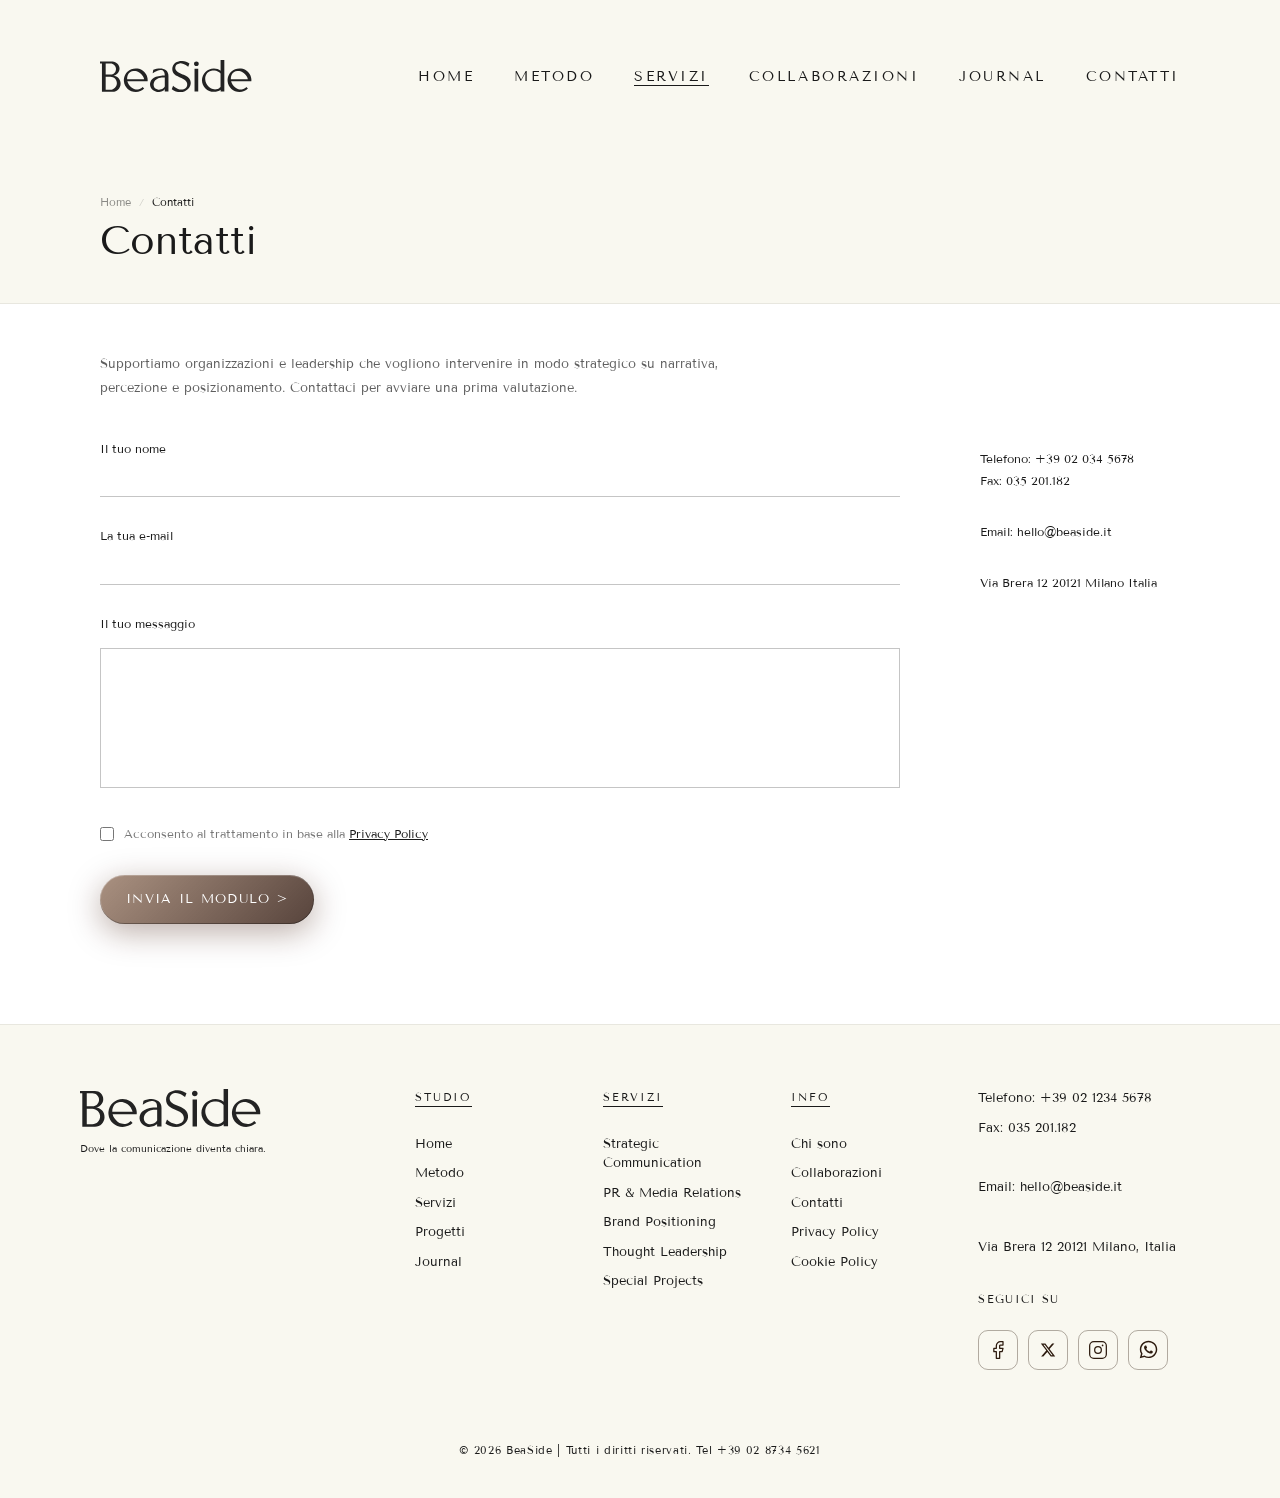
<file: pages/contatti.html>
<!doctype html>
<html lang="it">
  <head>
    <meta charset="UTF-8" />
    <meta name="viewport" content="width=device-width, initial-scale=1.0" />
    <title>Contatti— BeaSide</title>
    <link rel="stylesheet" href="../assets/css/reset.css" />
    <link rel="stylesheet" href="../assets/css/variables.css" />
    <link rel="stylesheet" href="../assets/css/main.css" />
    <link rel="stylesheet" href="../assets/css/pages/contatti.css" />
  </head>
  <body>
    <!-- SECTION: Nav -->
    <header>
      <nav class="nav nav--light" aria-label="Navigazione principale">
        <a href="../index.html" class="nav__logo" aria-label="BeaSide Home">
          <img src="../assets/img/logo/logopreto.svg" alt="BeaSide" />
        </a>
        <ul class="nav__links" role="list">
           <li><a href="../index.html">Home</a></li>
          <li><a href="metodo.html">Metodo</a></li>
          <li>
            <a href="servizi-page.html" class="nav__link--active"
              >Servizi</a
            >
          </li>
          <li><a href="collaborazioni.html">Collaborazioni</a></li>
          <li><a href="journal.html">Journal</a></li>
          <li><a href="contatti.html">Contatti</a></li>
        </ul>
      </nav>
    </header>

    <!-- BREADCRUMB -->
    <div class="breadcrumb" aria-label="Breadcrumb">
      <ol class="breadcrumb__list" role="list">
        <li><a href="../index.html">Home</a></li>
        <li class="breadcrumb__sep" aria-hidden="true">/</li>
        <li>Contatti</li>
      </ol>
      <h1 class="breadcrumb__title">Contatti</h1>
    </div>

    <!-- SECTION: Intro -->
    <section class="progetti-intro">
      <p class="progetti-intro__text">
        Supportiamo organizzazioni e leadership che vogliono intervenire in modo
        strategico su narrativa, percezione e posizionamento. Contattaci per
        avviare una prima valutazione.
      </p>
    </section>

    <!-- SECTION: Contact Form -->
    <section class="contatti-section">
      <!-- Form -->
      <form class="contatti-form" action="#" method="post" novalidate>
        <div class="form-field">
          <label for="nome">Il tuo nome</label>
          <input type="text" id="nome" name="nome" autocomplete="name" />
        </div>
    
        <div class="form-field">
          <label for="email">La tua e-mail</label>
          <input type="email" id="email" name="email" autocomplete="email" />
        </div>

        <div class="form-field">
          <label for="messaggio">Il tuo messaggio</label>
          <textarea id="messaggio" name="messaggio"></textarea>
        </div>
       

        <div class="form-privacy">
          <input type="checkbox" id="privacy" name="privacy" required />
          <label for="privacy">
            Acconsento al trattamento in base alla
            <a href="#">Privacy Policy</a>
          </label>
        </div>

        <button type="submit" class="form-submit">Invia il modulo &gt;</button>
      </form>

      <!-- Info Sidebar -->
      <aside class="contatti-info">
        <div class="contatti-info__block">
          <p>Telefono: +39 02 034 5678</p>
          <p>Fax: 035 201.182</p>
        </div>
        <div class="contatti-info__block">
          <a href="mailto:hello@beaside.it">Email: hello@beaside.it</a>
        </div>
        <div class="contatti-info__block">
          <p>Via Brera 12 20121 Milano Italia</p>
        </div>
      </aside>
    </section>

    <!-- SECTION: Footer -->
    <footer class="footer" aria-label="Footer">
      <div class="footer__inner">
        <div class="footer__brand">
          <div class="footer__logo">
            <img src="../assets/img/logo/logopreto.svg" alt="BeaSide" />
          </div>
          <p class="footer__tagline">Dove la comunicazione diventa chiara.</p>
        </div>

        <div class="footer__col">
          <p class="footer__col-title">Studio</p>
          <ul class="footer__col-links" role="list">
            <li><a href="../index.html">Home</a></li>
            <li><a href="metodo.html">Metodo</a></li>
            <li><a href="servizi.html">Servizi</a></li>
            <li><a href="collaborazioni.html">Progetti</a></li>
            <li><a href="journal.html">Journal</a></li>
          </ul>
        </div>

        <div class="footer__col">
          <p class="footer__col-title">Servizi</p>
          <ul class="footer__col-links" role="list">
            <li><a href="servizi.html">Strategic Communication</a></li>
            <li><a href="servizi.html">PR &amp; Media Relations</a></li>
            <li><a href="servizi.html">Brand Positioning</a></li>
            <li><a href="servizi.html">Thought Leadership</a></li>
            <li><a href="servizi.html">Special Projects</a></li>
          </ul>
        </div>

        <div class="footer__col">
          <p class="footer__col-title">Info</p>
          <ul class="footer__col-links" role="list">
            <li><a href="metodo.html">Chi sono</a></li>
            <li><a href="collaborazioni.html">Collaborazioni</a></li>
            <li><a href="contatti.html">Contatti</a></li>
            <li><a href="contatti.html">Privacy Policy</a></li>
            <li><a href="contatti.html">Cookie Policy</a></li>
          </ul>
        </div>

        <div class="footer__col">
          <a href="tel:+390212345678">Telefono: +39 02 1234 5678</a>
          <p class="footer-fax">Fax: 035 201.182</p>
          <a href="mailto:hello@beaside.it" class="footer-mail"
            >Email: hello@beaside.it</a
          >
          <p>Via Brera 12 20121 Milano, Italia</p>
          <p class="footer__social-label">Seguici su</p>
          <div class="social-midia-icons">
            <a href="#" class="social-icon" aria-label="Facebook">
              <svg
                width="20"
                height="20"
                viewBox="0 0 24 24"
                fill="none"
                xmlns="http://www.w3.org/2000/svg"
              >
                <path
                  d="M18 2H15C13.67 2 12.4 2.53 11.46 3.46C10.53 4.4 10 5.67 10 7V10H7V14H10V22H14V14H17L18 10H14V7C14 6.73 14.11 6.48 14.29 6.29C14.48 6.11 14.73 6 15 6H18V2Z"
                  stroke="currentColor"
                  stroke-width="1.5"
                  stroke-linecap="round"
                  stroke-linejoin="round"
                />
              </svg>
            </a>
            <a href="#" class="social-icon" aria-label="X (Twitter)">
              <svg
                width="20"
                height="20"
                viewBox="0 0 640 640"
                fill="currentColor"
                xmlns="http://www.w3.org/2000/svg"
              >
                <path
                  d="M453.2 112L523.8 112L369.6 288.2L551 528L409 528L297.7 382.6L170.5 528L99.8 528L264.7 339.5L90.8 112L236.4 112L336.9 244.9L453.2 112zM428.4 485.8L467.5 485.8L215.1 152L173.1 152L428.4 485.8z"
                />
              </svg>
            </a>
            <a href="#" class="social-icon" aria-label="Instagram">
              <svg
                width="20"
                height="20"
                viewBox="0 0 24 24"
                fill="none"
                xmlns="http://www.w3.org/2000/svg"
              >
                <rect
                  x="2"
                  y="2"
                  width="20"
                  height="20"
                  rx="5"
                  stroke="currentColor"
                  stroke-width="1.5"
                />
                <circle
                  cx="12"
                  cy="12"
                  r="4"
                  stroke="currentColor"
                  stroke-width="1.5"
                />
                <circle cx="17.5" cy="6.5" r="1" fill="currentColor" />
              </svg>
            </a>
            <a href="#" class="social-icon" aria-label="WhatsApp">
              <svg
                width="25"
                height="25"
                viewBox="0 0 640 640"
                fill="currentColor"
                xmlns="http://www.w3.org/2000/svg"
              >
                <path
                  d="M476.9 161.1C435 119.1 379.2 96 319.9 96C197.5 96 97.9 195.6 97.9 318C97.9 357.1 108.1 395.3 127.5 429L96 544L213.7 513.1C246.1 530.8 282.6 540.1 319.8 540.1L319.9 540.1C442.2 540.1 544 440.5 544 318.1C544 258.8 518.8 203.1 476.9 161.1zM319.9 502.7C286.7 502.7 254.2 493.8 225.9 477L219.2 473L149.4 491.3L168 423.2L163.6 416.2C145.1 386.8 135.4 352.9 135.4 318C135.4 216.3 218.2 133.5 320 133.5C369.3 133.5 415.6 152.7 450.4 187.6C485.2 222.5 506.6 268.8 506.5 318.1C506.5 419.9 421.6 502.7 319.9 502.7zM421.1 364.5C415.6 361.7 388.3 348.3 383.2 346.5C378.1 344.6 374.4 343.7 370.7 349.3C367 354.9 356.4 367.3 353.1 371.1C349.9 374.8 346.6 375.3 341.1 372.5C308.5 356.2 287.1 343.4 265.6 306.5C259.9 296.7 271.3 297.4 281.9 276.2C283.7 272.5 282.8 269.3 281.4 266.5C280 263.7 268.9 236.4 264.3 225.3C259.8 214.5 255.2 216 251.8 215.8C248.6 215.6 244.9 215.6 241.2 215.6C237.5 215.6 231.5 217 226.4 222.5C221.3 228.1 207 241.5 207 268.8C207 296.1 226.9 322.5 229.6 326.2C232.4 329.9 268.7 385.9 324.4 410C359.6 425.2 373.4 426.5 391 423.9C401.7 422.3 423.8 410.5 428.4 397.5C433 384.5 433 373.4 431.6 371.1C430.3 368.6 426.6 367.2 421.1 364.5z"
                />
              </svg>
            </a>
          </div>
        </div>
      </div>

      <div class="footer__bottom">
        <p class="footer__copy">
          &copy; 2026 BeaSide | Tutti i diritti riservati. Tel +39 02 8734 5621
        </p>
      </div>
    </footer>

    <script src="../assets/js/main.js"></script>
  </body>
</html>
</file>
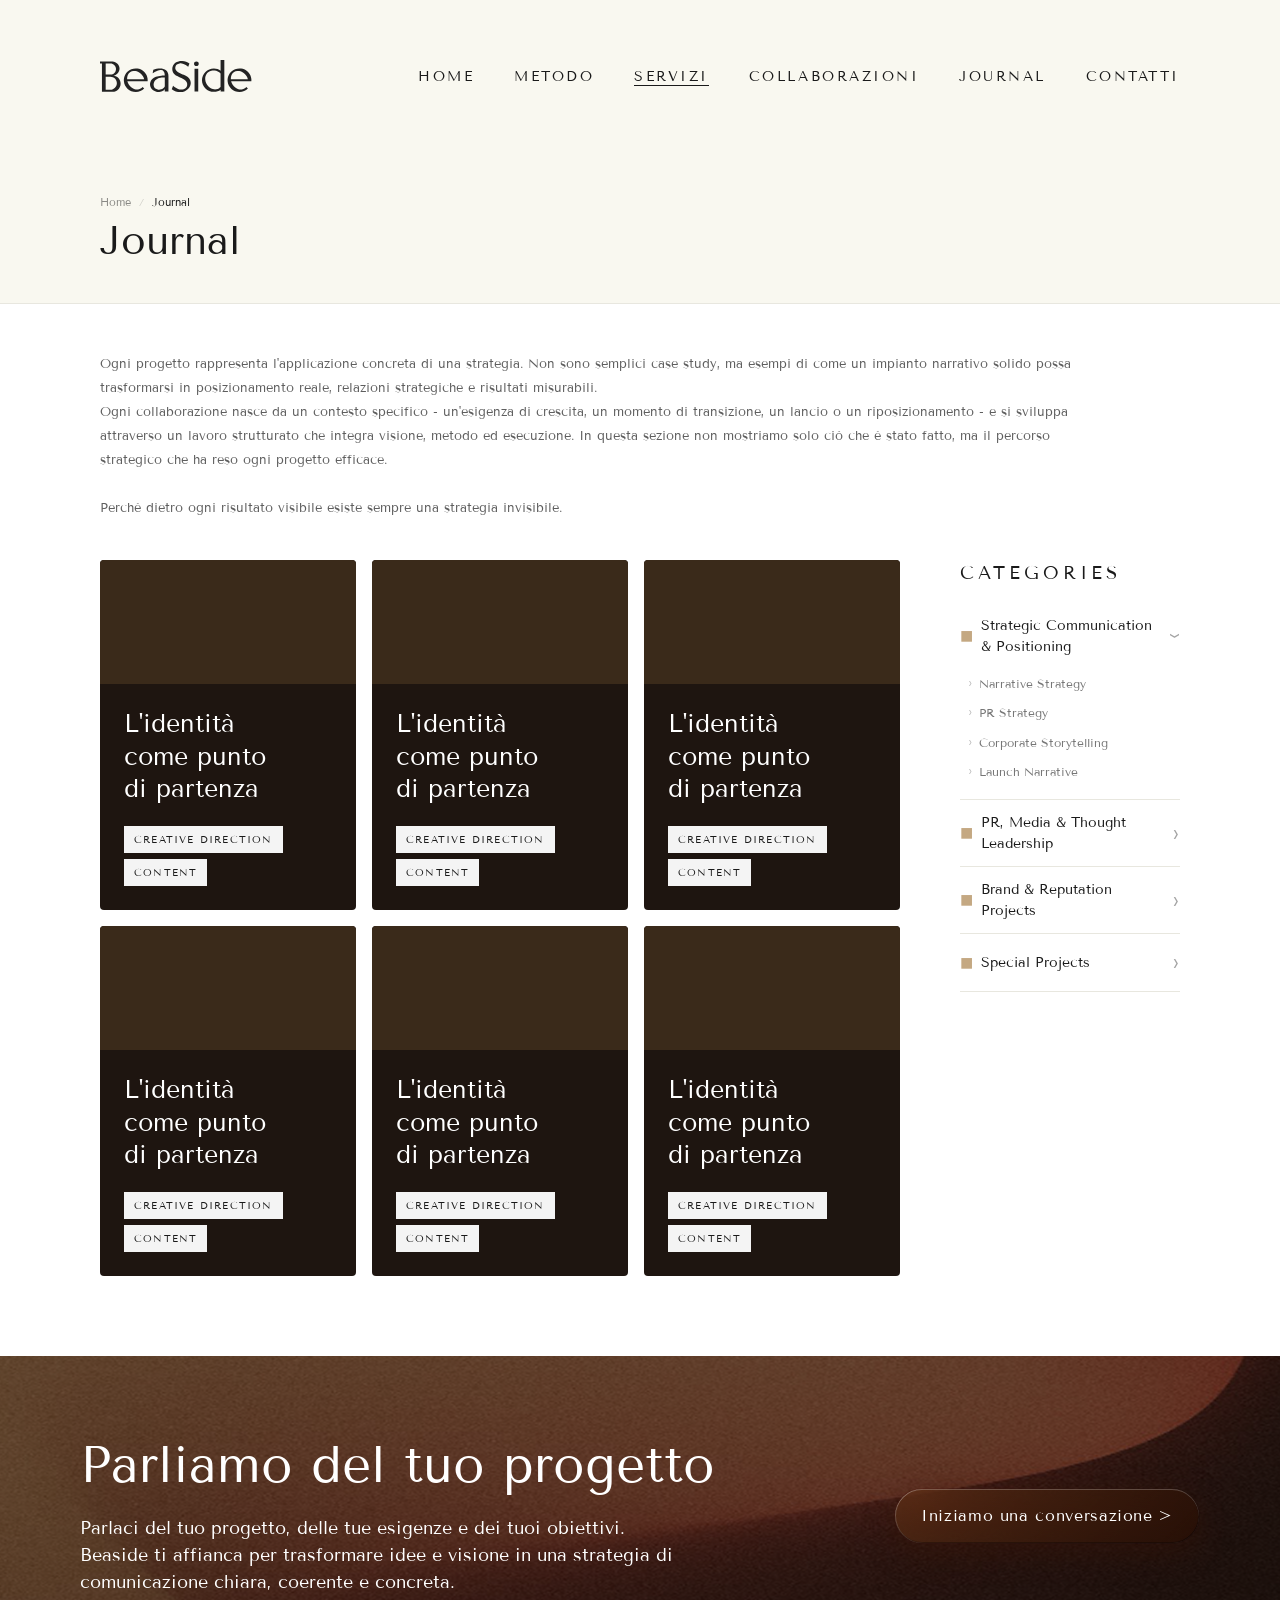
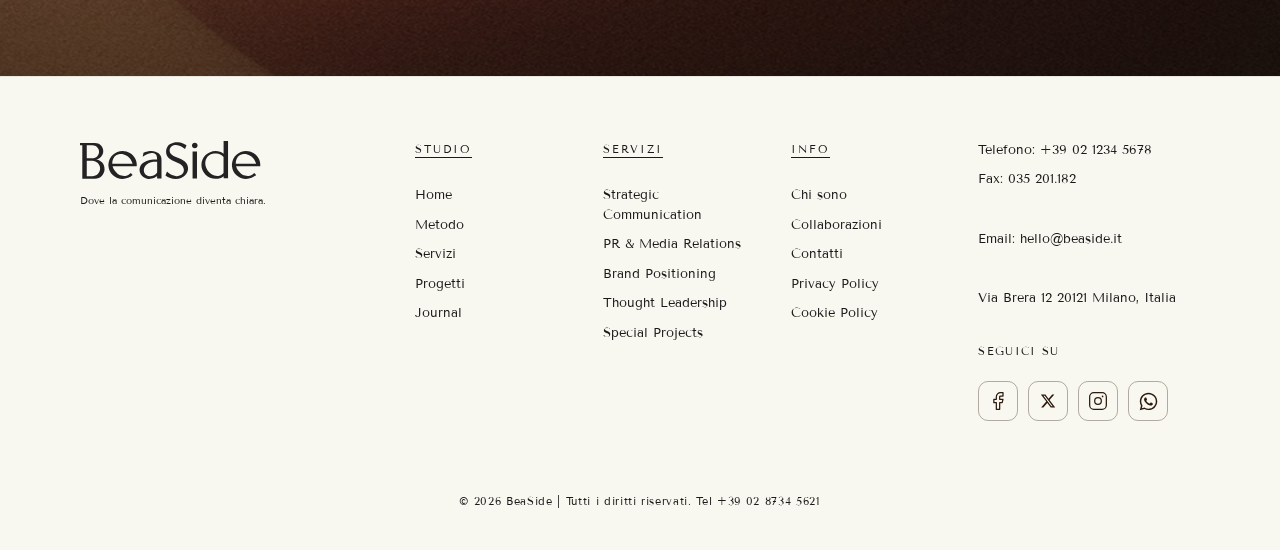
<file: pages/journal.html>
<!doctype html>
<html lang="it">
  <head>
    <meta charset="UTF-8" />
    <meta name="viewport" content="width=device-width, initial-scale=1.0" />
    <title>Journal— BeaSide</title>
    <link rel="stylesheet" href="../assets/css/reset.css" />
    <link rel="stylesheet" href="../assets/css/variables.css" />
    <link rel="stylesheet" href="../assets/css/main.css" />
    <link rel="stylesheet" href="../assets/css/pages/journal.css" />
  </head>
  <body>
    <!-- SECTION: Nav -->
    <header>
      <nav class="nav nav--light" aria-label="Navigazione principale">
        <a href="../index.html" class="nav__logo" aria-label="BeaSide Home">
          <img src="../assets/img/logo/logopreto.svg" alt="BeaSide" />
        </a>
        <ul class="nav__links" role="list">
           <li><a href="../index.html">Home</a></li>
          <li><a href="metodo.html">Metodo</a></li>
          <li>
            <a href="servizi-page.html" class="nav__link--active"
              >Servizi</a
            >
          </li>
          <li><a href="collaborazioni.html">Collaborazioni</a></li>
          <li><a href="journal.html">Journal</a></li>
          <li><a href="contatti.html">Contatti</a></li>
        </ul>
      </nav>
    </header>

    <!-- BREADCRUMB -->
    <div class="breadcrumb" aria-label="Breadcrumb">
      <ol class="breadcrumb__list" role="list">
        <li><a href="../index.html">Home</a></li>
        <li class="breadcrumb__sep" aria-hidden="true">/</li>
        <li>Journal</li>
      </ol>
      <h1 class="breadcrumb__title">Journal</h1>
    </div>

    <!-- SECTION: Intro -->
    <section class="progetti-intro">
      <p class="progetti-intro__text space-bottom">
        Ogni progetto rappresenta l'applicazione concreta di una strategia. Non
        sono semplici case study, ma esempi di come un impianto narrativo solido
        possa trasformarsi in posizionamento reale, relazioni strategiche e
        risultati misurabili.<br />
        Ogni collaborazione nasce da un contesto specifico - un'esigenza di
        crescita, un momento di transizione, un lancio o un riposizionamento - e
        si sviluppa attraverso un lavoro strutturato che integra visione, metodo
        ed esecuzione. In questa sezione non mostriamo solo ciò che è stato
        fatto, ma il percorso strategico che ha reso ogni progetto efficace.
      </p>
      <p class="progetti-intro__text">
        Perchè dietro ogni risultato visibile esiste sempre una strategia
        invisibile.
      </p>
    </section>

    <!-- SECTION: Journal Grid + Categories -->
    <section class="journal-page__content">
      <!-- Left: Cards Grid -->
      <div class="journal-page__grid">
        <div class="journal-card">
          <div
            class="journal-card__img"
            style="background-color: #3a2a1a"
          ></div>
          <div class="journal-card__body">
            <h3 class="journal-card__title">
              L'identità come punto di partenza
            </h3>
            <div class="collab-card__tags">
              <span class="collab-card__tag">Creative Direction</span>
              <span class="collab-card__tag">Content</span>
            </div>
          </div>
        </div>

        <div class="journal-card">
          <div
            class="journal-card__img"
            style="background-color: #3a2a1a"
          ></div>
          <div class="journal-card__body">
            <h3 class="journal-card__title">
              L'identità come punto di partenza
            </h3>
            <div class="collab-card__tags">
              <span class="collab-card__tag">Creative Direction</span>
              <span class="collab-card__tag">Content</span>
            </div>
          </div>
        </div>

        <div class="journal-card">
          <div
            class="journal-card__img"
            style="background-color: #3a2a1a"
          ></div>
          <div class="journal-card__body">
            <h3 class="journal-card__title">
              L'identità come punto di partenza
            </h3>
            <div class="collab-card__tags">
              <span class="collab-card__tag">Creative Direction</span>
              <span class="collab-card__tag">Content</span>
            </div>
          </div>
        </div>

        <div class="journal-card">
          <div
            class="journal-card__img"
            style="background-color: #3a2a1a"
          ></div>
          <div class="journal-card__body">
            <h3 class="journal-card__title">
              L'identità come punto di partenza
            </h3>
            <div class="collab-card__tags">
              <span class="collab-card__tag">Creative Direction</span>
              <span class="collab-card__tag">Content</span>
            </div>
          </div>
        </div>

        <div class="journal-card">
          <div
            class="journal-card__img"
            style="background-color: #3a2a1a"
          ></div>
          <div class="journal-card__body">
            <h3 class="journal-card__title">
              L'identità come punto di partenza
            </h3>
            <div class="collab-card__tags">
              <span class="collab-card__tag">Creative Direction</span>
              <span class="collab-card__tag">Content</span>
            </div>
          </div>
        </div>

        <div class="journal-card">
          <div
            class="journal-card__img"
            style="background-color: #3a2a1a"
          ></div>
          <div class="journal-card__body">
            <h3 class="journal-card__title">
              L'identità come punto di partenza
            </h3>
            <div class="collab-card__tags">
              <span class="collab-card__tag">Creative Direction</span>
              <span class="collab-card__tag">Content</span>
            </div>
          </div>
        </div>
      </div>

      <!-- Right: Categories Sidebar -->
      <aside class="journal-sidebar">
        <p class="journal-sidebar__title">Categories</p>

        <div class="accordion__item">
          <button class="accordion__trigger" aria-expanded="false">
            <span class="accordion__name"
              >Strategic Communication &amp; Positioning</span
            >
            <span class="accordion__icon" aria-hidden="true">›</span>
          </button>
          <div class="accordion__body">
            <ul class="cat-list">
              <li><a href="#">Narrative Strategy</a></li>
              <li><a href="#">PR Strategy</a></li>
              <li><a href="#">Corporate Storytelling</a></li>
              <li><a href="#">Launch Narrative</a></li>
            </ul>
          </div>
        </div>

        <div class="accordion__item">
          <button class="accordion__trigger" aria-expanded="false">
            <span class="accordion__name"
              >PR, Media &amp; Thought Leadership</span
            >
            <span class="accordion__icon" aria-hidden="true">›</span>
          </button>
          <div class="accordion__body">
            <ul class="cat-list">
              <li><a href="#">Media Relations</a></li>
              <li><a href="#">Executive Visibility</a></li>
              <li><a href="#">Thought Leadership</a></li>
            </ul>
          </div>
        </div>

        <div class="accordion__item">
          <button class="accordion__trigger" aria-expanded="false">
            <span class="accordion__name">Brand &amp; Reputation Projects</span>
            <span class="accordion__icon" aria-hidden="true">›</span>
          </button>
          <div class="accordion__body">
            <ul class="cat-list">
              <li><a href="#">Brand Audit</a></li>
              <li><a href="#">Reputational Positioning</a></li>
              <li><a href="#">Crisis Communication</a></li>
            </ul>
          </div>
        </div>

        <div class="accordion__item">
          <button class="accordion__trigger" aria-expanded="false">
            <span class="accordion__name">Special Projects</span>
            <span class="accordion__icon" aria-hidden="true">›</span>
          </button>
          <div class="accordion__body">
            <ul class="cat-list">
              <li><a href="#">Launch Campaigns</a></li>
              <li><a href="#">Event Strategy</a></li>
            </ul>
          </div>
        </div>
      </aside>
    </section>

    <!-- SECTION: CTA Final -->
    <section class="cta-final" aria-label="Contatto">
      <div class="cta-final__inner">
        <div class="cta-final__left">
          <h2 class="cta-final__title">Parliamo del tuo progetto</h2>
          <p>
            Parlaci del tuo progetto, delle tue esigenze e dei tuoi
            obiettivi.<br />
            Beaside ti affianca per trasformare idee e visione in una strategia
            di comunicazione chiara, coerente e concreta.
          </p>
        </div>
        <div class="cta-final__action">
          <a href="contatti.html" class="cta-final__btn"
            >Iniziamo una conversazione ></a
          >
        </div>
      </div>
    </section>

    <!-- SECTION: Footer -->
    <footer class="footer" aria-label="Footer">
      <div class="footer__inner">
        <div class="footer__brand">
          <div class="footer__logo">
            <img src="../assets/img/logo/logopreto.svg" alt="BeaSide" />
          </div>
          <p class="footer__tagline">Dove la comunicazione diventa chiara.</p>
        </div>

        <div class="footer__col">
          <p class="footer__col-title">Studio</p>
          <ul class="footer__col-links" role="list">
            <li><a href="../index.html">Home</a></li>
            <li><a href="metodo.html">Metodo</a></li>
            <li><a href="servizi.html">Servizi</a></li>
            <li><a href="collaborazioni.html">Progetti</a></li>
            <li><a href="journal.html">Journal</a></li>
          </ul>
        </div>

        <div class="footer__col">
          <p class="footer__col-title">Servizi</p>
          <ul class="footer__col-links" role="list">
            <li><a href="servizi.html">Strategic Communication</a></li>
            <li><a href="servizi.html">PR &amp; Media Relations</a></li>
            <li><a href="servizi.html">Brand Positioning</a></li>
            <li><a href="servizi.html">Thought Leadership</a></li>
            <li><a href="servizi.html">Special Projects</a></li>
          </ul>
        </div>

        <div class="footer__col">
          <p class="footer__col-title">Info</p>
          <ul class="footer__col-links" role="list">
            <li><a href="metodo.html">Chi sono</a></li>
            <li><a href="collaborazioni.html">Collaborazioni</a></li>
            <li><a href="contatti.html">Contatti</a></li>
            <li><a href="contatti.html">Privacy Policy</a></li>
            <li><a href="contatti.html">Cookie Policy</a></li>
          </ul>
        </div>

        <div class="footer__col">
          <a href="tel:+390212345678">Telefono: +39 02 1234 5678</a>
          <p class="footer-fax">Fax: 035 201.182</p>
          <a href="mailto:hello@beaside.it" class="footer-mail"
            >Email: hello@beaside.it</a
          >
          <p>Via Brera 12 20121 Milano, Italia</p>
          <p class="footer__social-label">Seguici su</p>
          <div class="social-midia-icons">
            <a href="#" class="social-icon" aria-label="Facebook">
              <svg
                width="20"
                height="20"
                viewBox="0 0 24 24"
                fill="none"
                xmlns="http://www.w3.org/2000/svg"
              >
                <path
                  d="M18 2H15C13.67 2 12.4 2.53 11.46 3.46C10.53 4.4 10 5.67 10 7V10H7V14H10V22H14V14H17L18 10H14V7C14 6.73 14.11 6.48 14.29 6.29C14.48 6.11 14.73 6 15 6H18V2Z"
                  stroke="currentColor"
                  stroke-width="1.5"
                  stroke-linecap="round"
                  stroke-linejoin="round"
                />
              </svg>
            </a>
            <a href="#" class="social-icon" aria-label="X (Twitter)">
              <svg
                width="20"
                height="20"
                viewBox="0 0 640 640"
                fill="currentColor"
                xmlns="http://www.w3.org/2000/svg"
              >
                <path
                  d="M453.2 112L523.8 112L369.6 288.2L551 528L409 528L297.7 382.6L170.5 528L99.8 528L264.7 339.5L90.8 112L236.4 112L336.9 244.9L453.2 112zM428.4 485.8L467.5 485.8L215.1 152L173.1 152L428.4 485.8z"
                />
              </svg>
            </a>
            <a href="#" class="social-icon" aria-label="Instagram">
              <svg
                width="20"
                height="20"
                viewBox="0 0 24 24"
                fill="none"
                xmlns="http://www.w3.org/2000/svg"
              >
                <rect
                  x="2"
                  y="2"
                  width="20"
                  height="20"
                  rx="5"
                  stroke="currentColor"
                  stroke-width="1.5"
                />
                <circle
                  cx="12"
                  cy="12"
                  r="4"
                  stroke="currentColor"
                  stroke-width="1.5"
                />
                <circle cx="17.5" cy="6.5" r="1" fill="currentColor" />
              </svg>
            </a>
            <a href="#" class="social-icon" aria-label="WhatsApp">
              <svg
                width="25"
                height="25"
                viewBox="0 0 640 640"
                fill="currentColor"
                xmlns="http://www.w3.org/2000/svg"
              >
                <path
                  d="M476.9 161.1C435 119.1 379.2 96 319.9 96C197.5 96 97.9 195.6 97.9 318C97.9 357.1 108.1 395.3 127.5 429L96 544L213.7 513.1C246.1 530.8 282.6 540.1 319.8 540.1L319.9 540.1C442.2 540.1 544 440.5 544 318.1C544 258.8 518.8 203.1 476.9 161.1zM319.9 502.7C286.7 502.7 254.2 493.8 225.9 477L219.2 473L149.4 491.3L168 423.2L163.6 416.2C145.1 386.8 135.4 352.9 135.4 318C135.4 216.3 218.2 133.5 320 133.5C369.3 133.5 415.6 152.7 450.4 187.6C485.2 222.5 506.6 268.8 506.5 318.1C506.5 419.9 421.6 502.7 319.9 502.7zM421.1 364.5C415.6 361.7 388.3 348.3 383.2 346.5C378.1 344.6 374.4 343.7 370.7 349.3C367 354.9 356.4 367.3 353.1 371.1C349.9 374.8 346.6 375.3 341.1 372.5C308.5 356.2 287.1 343.4 265.6 306.5C259.9 296.7 271.3 297.4 281.9 276.2C283.7 272.5 282.8 269.3 281.4 266.5C280 263.7 268.9 236.4 264.3 225.3C259.8 214.5 255.2 216 251.8 215.8C248.6 215.6 244.9 215.6 241.2 215.6C237.5 215.6 231.5 217 226.4 222.5C221.3 228.1 207 241.5 207 268.8C207 296.1 226.9 322.5 229.6 326.2C232.4 329.9 268.7 385.9 324.4 410C359.6 425.2 373.4 426.5 391 423.9C401.7 422.3 423.8 410.5 428.4 397.5C433 384.5 433 373.4 431.6 371.1C430.3 368.6 426.6 367.2 421.1 364.5z"
                />
              </svg>
            </a>
          </div>
        </div>
      </div>

      <div class="footer__bottom">
        <p class="footer__copy">
          &copy; 2026 BeaSide | Tutti i diritti riservati. Tel +39 02 8734 5621
        </p>
      </div>
    </footer>

    <script src="../assets/js/main.js"></script>
  </body>
</html>
</file>
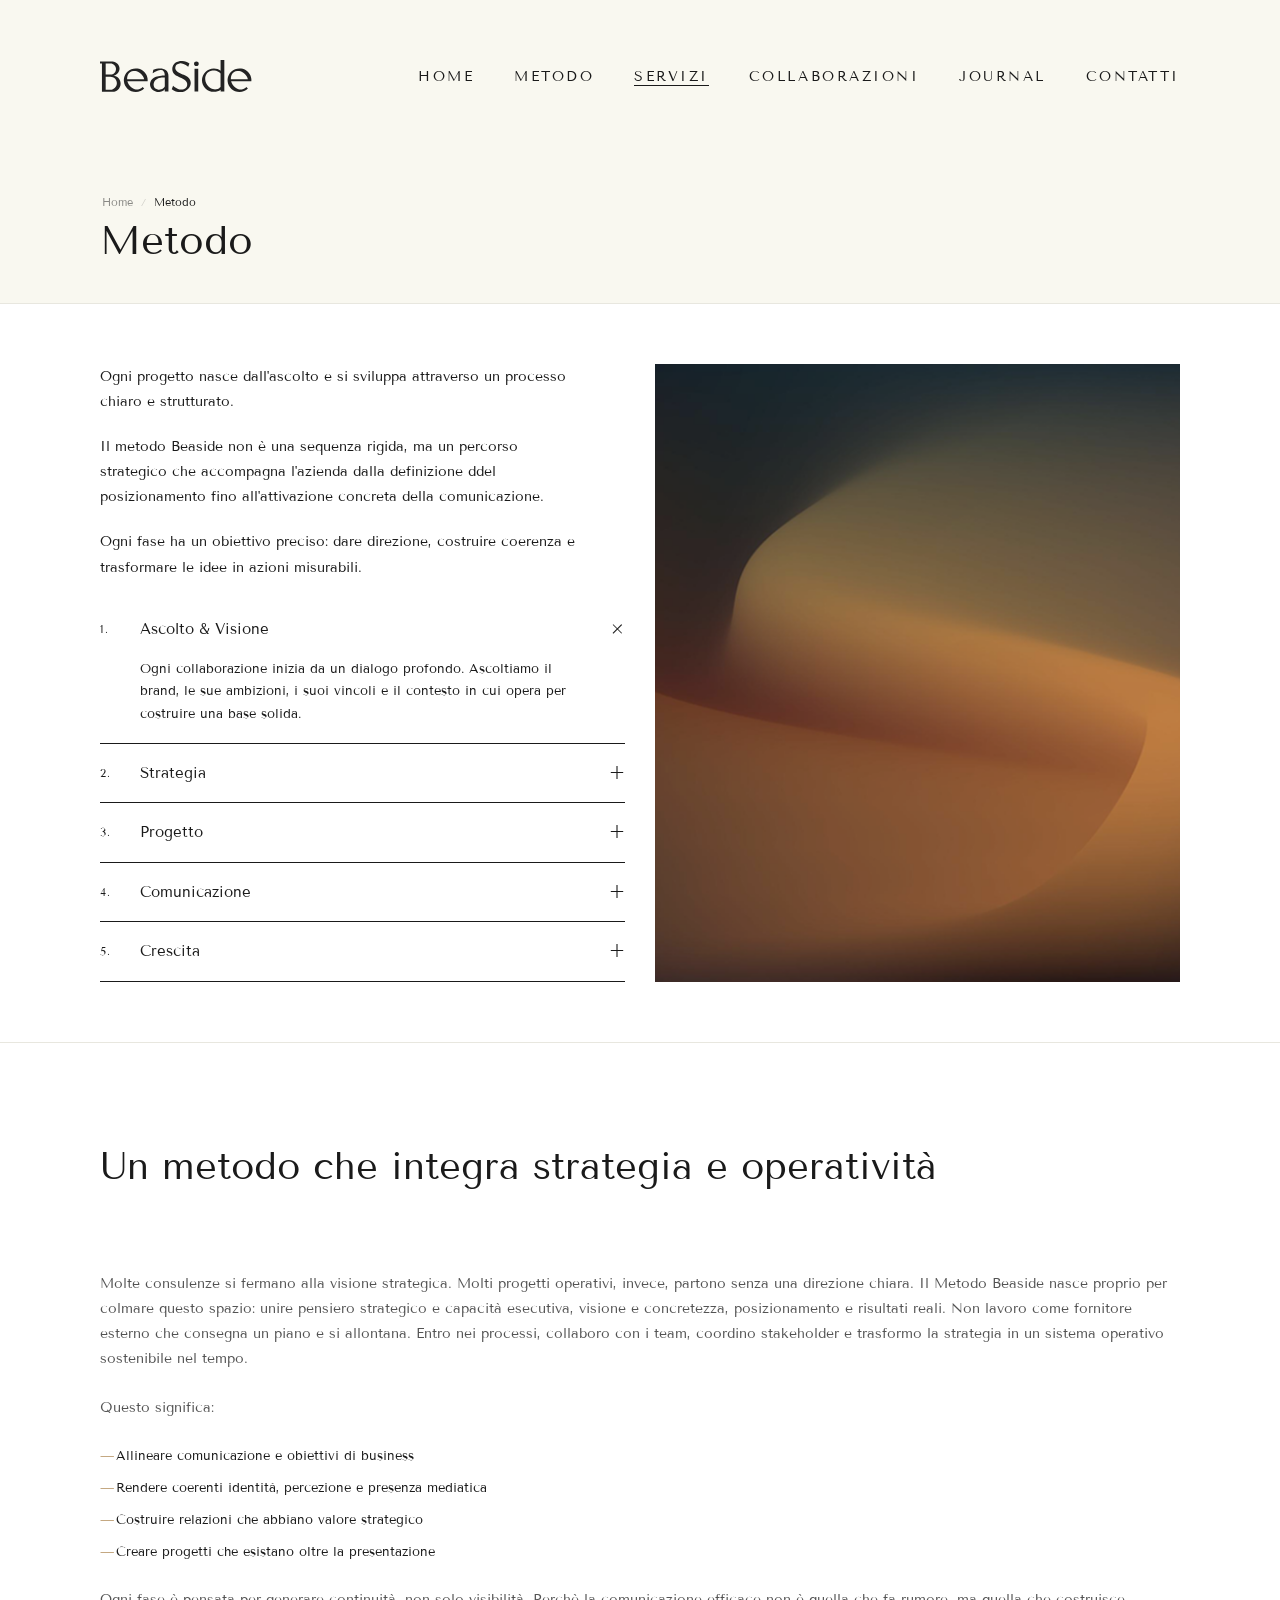
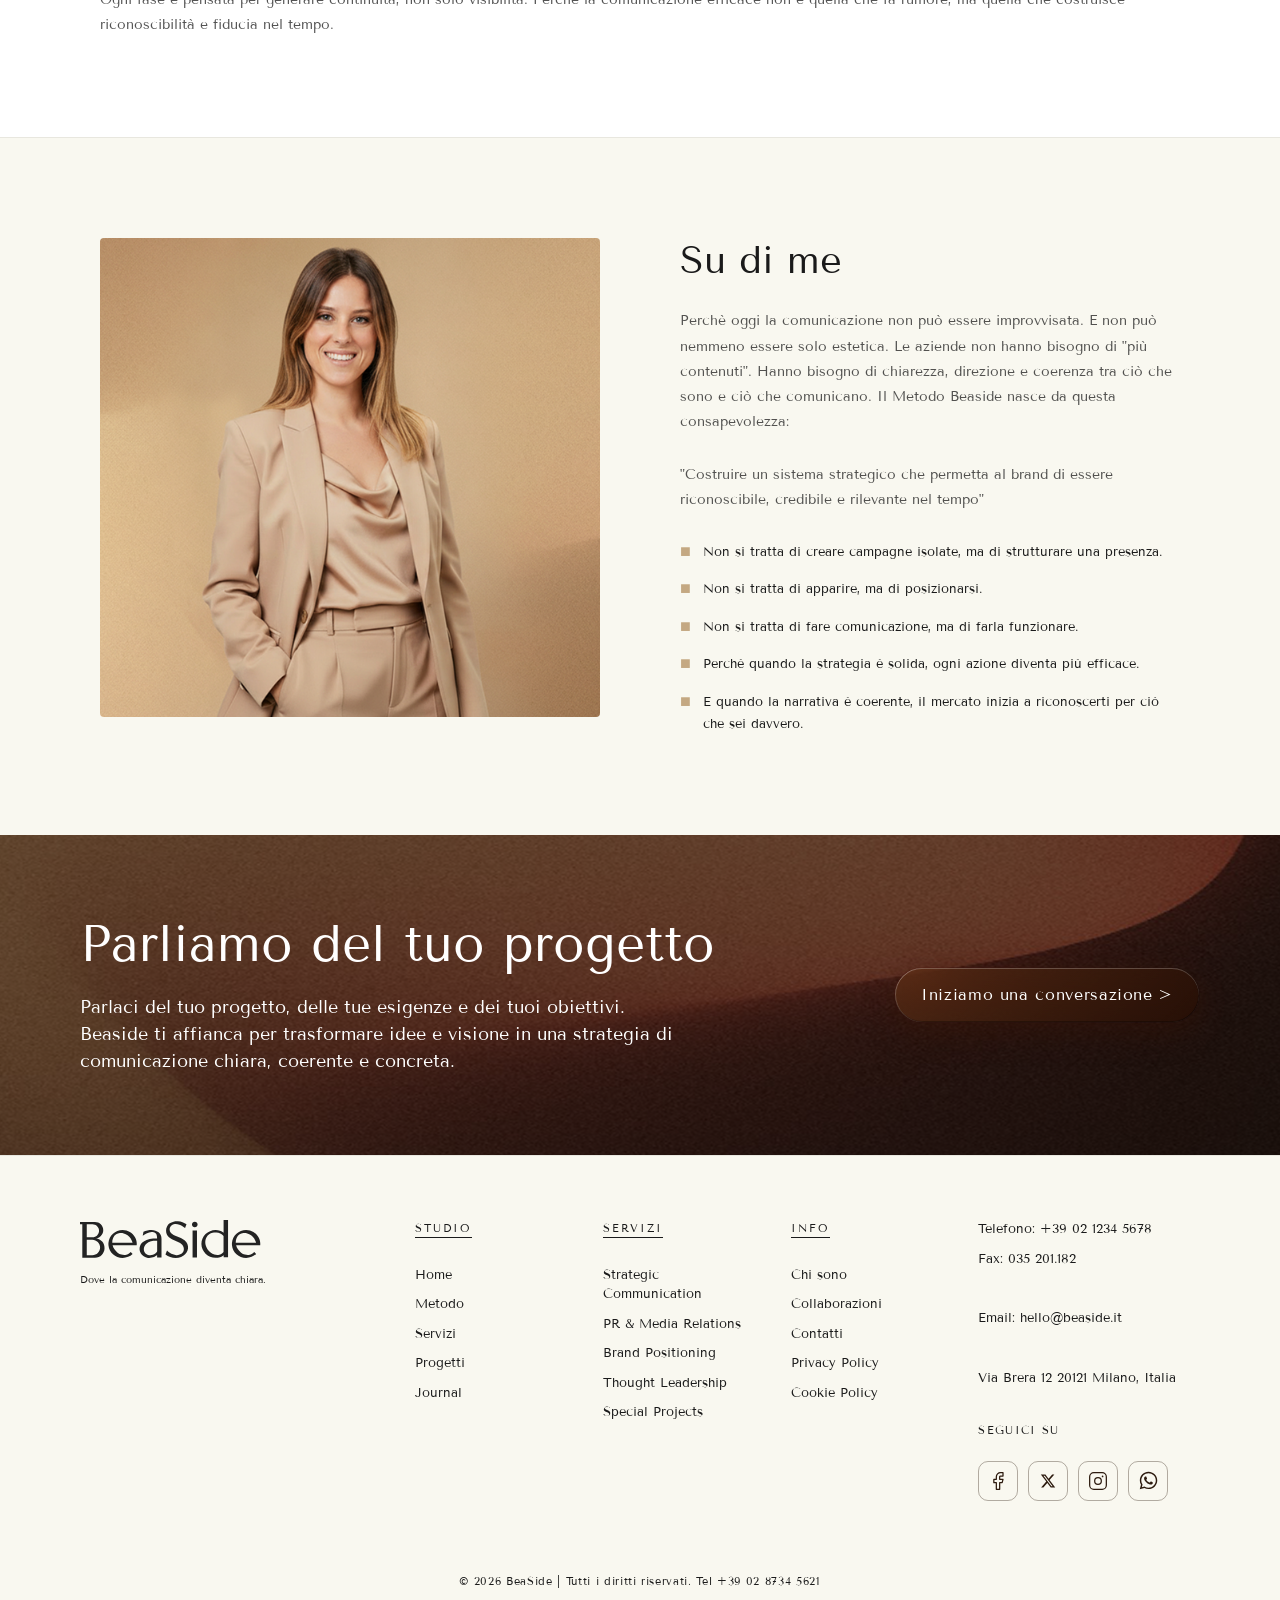
<file: pages/metodo.html>
<!doctype html>
<html lang="it">
  <head>
    <meta charset="UTF-8" />
    <meta name="viewport" content="width=device-width, initial-scale=1.0" />
    <title>Metodo — BeaSide</title>
    <link rel="stylesheet" href="../assets/css/reset.css" />
    <link rel="stylesheet" href="../assets/css/variables.css" />
    <link rel="stylesheet" href="../assets/css/main.css" />
    <link rel="stylesheet" href="../assets/css/pages/metodo.css" />
  </head>
  <body>
    <!-- SECTION: Nav -->
    <header>
      <nav class="nav nav--light" aria-label="Navigazione principale">
        <a href="../index.html" class="nav__logo" aria-label="BeaSide Home">
          <img src="../assets/img/logo/logopreto.svg" alt="BeaSide" />
        </a>
        <ul class="nav__links" role="list">
           <li><a href="../index.html">Home</a></li>
          <li><a href="metodo.html">Metodo</a></li>
          <li>
            <a href="servizi-page.html" class="nav__link--active"
              >Servizi</a
            >
          </li>
          <li><a href="collaborazioni.html">Collaborazioni</a></li>
          <li><a href="journal.html">Journal</a></li>
          <li><a href="contatti.html">Contatti</a></li>
        </ul>
      </nav>
    </header>

    <!-- BREADCRUMB -->
    <div class="breadcrumb" aria-label="Breadcrumb">
      <ol class="breadcrumb__list" role="list">
        <li><a href="../index.html">Home</a></li>
        <li class="breadcrumb__sep" aria-hidden="true">/</li>
        <li>Metodo</li>
      </ol>
      <h1 class="breadcrumb__title">Metodo</h1>
    </div>

    <!-- SECTION: Metodo Hero -->
    <section class="metodo-hero" aria-label="Il nostro metodo">
      <div class="metodo-hero__left">
        <p class="metodo-hero__text">
          Ogni progetto nasce dall'ascolto e si sviluppa attraverso un processo
          chiaro e strutturato.
        </p>
        <p class="metodo-hero__text">
          Il metodo Beaside non è una sequenza rigida, ma un percorso strategico
          che accompagna l'azienda dalla definizione ddel posizionamento fino
          all'attivazione concreta della comunicazione.
        </p>
        <p class="metodo-hero__text">
          Ogni fase ha un obiettivo preciso: dare direzione, costruire coerenza
          e trasformare le idee in azioni misurabili.
        </p>

        <!-- Accordion -->
        <div class="accordion" role="list">
          <div class="accordion__item" role="listitem">
            <button class="accordion__trigger" aria-expanded="false">
              <span class="accordion__num">1.</span>
              <span class="accordion__name">Ascolto &amp; Visione</span>
              <span class="accordion__icon" aria-hidden="true">+</span>
            </button>
            <div class="accordion__body">
              <p>
                Ogni collaborazione inizia da un dialogo profondo. Ascoltiamo il
                brand, le sue ambizioni, i suoi vincoli e il contesto in cui
                opera per costruire una base solida.
              </p>
            </div>
          </div>

          <div class="accordion__item" role="listitem">
            <button class="accordion__trigger" aria-expanded="false">
              <span class="accordion__num">2.</span>
              <span class="accordion__name">Strategia</span>
              <span class="accordion__icon" aria-hidden="true">+</span>
            </button>
            <div class="accordion__body">
              <p>
                Definiamo il posizionamento, i messaggi chiave e il piano di
                comunicazione. Una strategia chiara che guida ogni azione e
                decisione del progetto.
              </p>
            </div>
          </div>

          <div class="accordion__item" role="listitem">
            <button class="accordion__trigger" aria-expanded="false">
              <span class="accordion__num">3.</span>
              <span class="accordion__name">Progetto</span>
              <span class="accordion__icon" aria-hidden="true">+</span>
            </button>
            <div class="accordion__body">
              <p>
                Traduciamo la strategia in un piano operativo dettagliato:
                attività, timeline, responsabilità e KPI. Ogni passo è
                misurabile e orientato al risultato.
              </p>
            </div>
          </div>

          <div class="accordion__item" role="listitem">
            <button class="accordion__trigger" aria-expanded="false">
              <span class="accordion__num">4.</span>
              <span class="accordion__name">Comunicazione</span>
              <span class="accordion__icon" aria-hidden="true">+</span>
            </button>
            <div class="accordion__body">
              <p>
                Eseguiamo con cura e coerenza: contenuti, media relations,
                eventi, influencer. Ogni touchpoint costruisce la narrazione del
                brand nel tempo.
              </p>
            </div>
          </div>

          <div class="accordion__item" role="listitem">
            <button class="accordion__trigger" aria-expanded="false">
              <span class="accordion__num">5.</span>
              <span class="accordion__name">Crescita</span>
              <span class="accordion__icon" aria-hidden="true">+</span>
            </button>
            <div class="accordion__body">
              <p>
                Monitoriamo i risultati, adattiamo la rotta e costruiamo una
                relazione duratura. La crescita del brand è un processo
                continuo, non un traguardo isolato.
              </p>
            </div>
          </div>
        </div>
      </div>

      <div class="metodo-hero__right">
        <img src="../assets/img/metodo.png" alt="Metodo BeaSide" />
      </div>
    </section>

    <!-- SECTION: Un metodo che integra strategia e operatività -->
    <section class="metodo-integra" aria-label="Metodo integrato">
      <div class="metodo-integra__inner">
        <h2 class="metodo-integra__title">
          Un metodo che integra strategia e operatività
        </h2>
        <div class="metodo-integra__body">
          <p class="metodo-integra__text">
            Molte consulenze si fermano alla visione strategica. Molti progetti
            operativi, invece, partono senza una direzione chiara. Il Metodo
            Beaside nasce proprio per colmare questo spazio: unire pensiero
            strategico e capacità esecutiva, visione e concretezza,
            posizionamento e risultati reali. Non lavoro come fornitore esterno
            che consegna un piano e si allontana. Entro nei processi, collaboro
            con i team, coordino stakeholder e trasformo la strategia in un
            sistema operativo sostenibile nel tempo.
          </p>
          <p class="metodo-integra__text">Questo significa:</p>
          <ul class="metodo-integra__list">
            <li>Allineare comunicazione e obiettivi di business</li>
            <li>Rendere coerenti identità, percezione e presenza mediatica</li>
            <li>Costruire relazioni che abbiano valore strategico</li>
            <li>Creare progetti che esistano oltre la presentazione</li>
          </ul>
          <p class="metodo-integra__text">
            Ogni fase è pensata per generare continuità, non solo visibilità.
            Perchè la comunicazione efficace non è quella che fa rumore, ma
            quella che costruisce riconoscibilità e fiducia nel tempo.
          </p>
        </div>
      </div>
    </section>

    <!-- SECTION: Su di me -->
    <section class="su-di-me" aria-label="Su di me">
      <div class="su-di-me__inner">
        <div>
          <img
            class="su-di-me__photo"
            src="../assets/img/su_di_me.png"
            alt="Beatrice, fondatrice di BeaSide"
          />
        </div>
        <div class="su-di-me__content">
          <h2 class="su-di-me__title">Su di me</h2>
          <p class="su-di-me__text">
            Perchè oggi la comunicazione non può essere improvvisata. E non può
            nemmeno essere solo estetica. Le aziende non hanno bisogno di "più
            contenuti". Hanno bisogno di chiarezza, direzione e coerenza tra ciò
            che sono e ciò che comunicano. Il Metodo Beaside nasce da questa
            consapevolezza:
          </p>
          <p class="su-di-me__text">
            "Costruire un sistema strategico che permetta al brand di essere
            riconoscibile, credibile e rilevante nel tempo"
          </p>
          <ul class="su-di-me__list">
            <li>
              Non si tratta di creare campagne isolate, ma di strutturare una
              presenza.
            </li>
            <li>Non si tratta di apparire, ma di posizionarsi.</li>
            <li>
              Non si tratta di fare comunicazione, ma di farla funzionare.
            </li>
            <li>
              Perchè quando la strategia è solida, ogni azione diventa più
              efficace.
            </li>
            <li>
              E quando la narrativa è coerente, il mercato inizia a riconoscerti
              per ciò che sei davvero.
            </li>
          </ul>
        </div>
      </div>
    </section>

    <!-- SECTION: CTA Final -->
    <section class="cta-final" aria-label="Contatto">
      <div class="cta-final__inner">
        <div class="cta-final__left">
          <h2 class="cta-final__title">Parliamo del tuo progetto</h2>
          <p>
            Parlaci del tuo progetto, delle tue esigenze e dei tuoi
            obiettivi.<br />
            Beaside ti affianca per trasformare idee e visione in una strategia
            di comunicazione chiara, coerente e concreta.
          </p>
        </div>
        <div class="cta-final__action">
          <a href="contatti.html" class="cta-final__btn"
            >Iniziamo una conversazione ></a
          >
        </div>
      </div>
    </section>

    <!-- SECTION: Footer -->
    <footer class="footer" aria-label="Footer">
      <div class="footer__inner">
        <div class="footer__brand">
          <div class="footer__logo">
            <img src="../assets/img/logo/logopreto.svg" alt="BeaSide" />
          </div>
          <p class="footer__tagline">Dove la comunicazione diventa chiara.</p>
        </div>

        <div class="footer__col">
          <p class="footer__col-title">Studio</p>
          <ul class="footer__col-links" role="list">
            <li><a href="../index.html">Home</a></li>
            <li><a href="metodo.html">Metodo</a></li>
            <li><a href="servizi.html">Servizi</a></li>
            <li><a href="collaborazioni.html">Progetti</a></li>
            <li><a href="journal.html">Journal</a></li>
          </ul>
        </div>

        <div class="footer__col">
          <p class="footer__col-title">Servizi</p>
          <ul class="footer__col-links" role="list">
            <li><a href="servizi.html">Strategic Communication</a></li>
            <li><a href="servizi.html">PR &amp; Media Relations</a></li>
            <li><a href="servizi.html">Brand Positioning</a></li>
            <li><a href="servizi.html">Thought Leadership</a></li>
            <li><a href="servizi.html">Special Projects</a></li>
          </ul>
        </div>

        <div class="footer__col">
          <p class="footer__col-title">Info</p>
          <ul class="footer__col-links" role="list">
            <li><a href="metodo.html">Chi sono</a></li>
            <li><a href="collaborazioni.html">Collaborazioni</a></li>
            <li><a href="contatti.html">Contatti</a></li>
            <li><a href="contatti.html">Privacy Policy</a></li>
            <li><a href="contatti.html">Cookie Policy</a></li>
          </ul>
        </div>

        <div class="footer__col">
          <a href="tel:+390212345678">Telefono: +39 02 1234 5678</a>
          <p class="footer-fax">Fax: 035 201.182</p>
          <a href="mailto:hello@beaside.it" class="footer-mail"
            >Email: hello@beaside.it</a
          >
          <p>Via Brera 12 20121 Milano, Italia</p>
          <p class="footer__social-label">Seguici su</p>
          <div class="social-midia-icons">
            <a href="#" class="social-icon" aria-label="Facebook">
              <svg
                width="20"
                height="20"
                viewBox="0 0 24 24"
                fill="none"
                xmlns="http://www.w3.org/2000/svg"
              >
                <path
                  d="M18 2H15C13.67 2 12.4 2.53 11.46 3.46C10.53 4.4 10 5.67 10 7V10H7V14H10V22H14V14H17L18 10H14V7C14 6.73 14.11 6.48 14.29 6.29C14.48 6.11 14.73 6 15 6H18V2Z"
                  stroke="currentColor"
                  stroke-width="1.5"
                  stroke-linecap="round"
                  stroke-linejoin="round"
                />
              </svg>
            </a>
            <a href="#" class="social-icon" aria-label="X (Twitter)">
              <svg
                width="20"
                height="20"
                viewBox="0 0 640 640"
                fill="currentColor"
                xmlns="http://www.w3.org/2000/svg"
              >
                <path
                  d="M453.2 112L523.8 112L369.6 288.2L551 528L409 528L297.7 382.6L170.5 528L99.8 528L264.7 339.5L90.8 112L236.4 112L336.9 244.9L453.2 112zM428.4 485.8L467.5 485.8L215.1 152L173.1 152L428.4 485.8z"
                />
              </svg>
            </a>
            <a href="#" class="social-icon" aria-label="Instagram">
              <svg
                width="20"
                height="20"
                viewBox="0 0 24 24"
                fill="none"
                xmlns="http://www.w3.org/2000/svg"
              >
                <rect
                  x="2"
                  y="2"
                  width="20"
                  height="20"
                  rx="5"
                  stroke="currentColor"
                  stroke-width="1.5"
                />
                <circle
                  cx="12"
                  cy="12"
                  r="4"
                  stroke="currentColor"
                  stroke-width="1.5"
                />
                <circle cx="17.5" cy="6.5" r="1" fill="currentColor" />
              </svg>
            </a>
            <a href="#" class="social-icon" aria-label="WhatsApp">
              <svg
                width="25"
                height="25"
                viewBox="0 0 640 640"
                fill="currentColor"
                xmlns="http://www.w3.org/2000/svg"
              >
                <path
                  d="M476.9 161.1C435 119.1 379.2 96 319.9 96C197.5 96 97.9 195.6 97.9 318C97.9 357.1 108.1 395.3 127.5 429L96 544L213.7 513.1C246.1 530.8 282.6 540.1 319.8 540.1L319.9 540.1C442.2 540.1 544 440.5 544 318.1C544 258.8 518.8 203.1 476.9 161.1zM319.9 502.7C286.7 502.7 254.2 493.8 225.9 477L219.2 473L149.4 491.3L168 423.2L163.6 416.2C145.1 386.8 135.4 352.9 135.4 318C135.4 216.3 218.2 133.5 320 133.5C369.3 133.5 415.6 152.7 450.4 187.6C485.2 222.5 506.6 268.8 506.5 318.1C506.5 419.9 421.6 502.7 319.9 502.7zM421.1 364.5C415.6 361.7 388.3 348.3 383.2 346.5C378.1 344.6 374.4 343.7 370.7 349.3C367 354.9 356.4 367.3 353.1 371.1C349.9 374.8 346.6 375.3 341.1 372.5C308.5 356.2 287.1 343.4 265.6 306.5C259.9 296.7 271.3 297.4 281.9 276.2C283.7 272.5 282.8 269.3 281.4 266.5C280 263.7 268.9 236.4 264.3 225.3C259.8 214.5 255.2 216 251.8 215.8C248.6 215.6 244.9 215.6 241.2 215.6C237.5 215.6 231.5 217 226.4 222.5C221.3 228.1 207 241.5 207 268.8C207 296.1 226.9 322.5 229.6 326.2C232.4 329.9 268.7 385.9 324.4 410C359.6 425.2 373.4 426.5 391 423.9C401.7 422.3 423.8 410.5 428.4 397.5C433 384.5 433 373.4 431.6 371.1C430.3 368.6 426.6 367.2 421.1 364.5z"
                />
              </svg>
            </a>
          </div>
        </div>
      </div>

      <div class="footer__bottom">
        <p class="footer__copy">
          &copy; 2026 BeaSide | Tutti i diritti riservati. Tel +39 02 8734 5621
        </p>
      </div>
    </footer>

    <script src="../assets/js/main.js"></script>
  </body>
</html>
</file>
<file: assets/css/variables.css>
:root {
  --cream:        #F9F8F0;
  --black:        #1A1A1A;
  --dark-brown:   #2C1A0E;
  --warm-sand:    #C4A882;
  --card-dark:    #1E1510;
  --white:        #FFFFFF;
  --grey-light:   #E8E7DF;

  --font-main: 'Tenor Sans', serif;

  --container-max: 1280px;
  --padding-desktop: 80px;
  --padding-mobile: 24px;
  --section-gap: 120px;
}
</file>
<file: assets/css/main.css>
/* ─── IMPORTS ───────────────────────────────────────────── */

@import "./base.css";

@import "./sections/nav.css";
@import "./sections/hero.css";
@import "./sections/about.css";
@import "./sections/servizi.css";
@import "./sections/way-of-work.css";
@import "./sections/collaborazioni.css";
@import "./sections/journal.css";
@import "./sections/cta-final.css";
@import "./sections/footer.css";

@import "./swiper.css";
@import "./responsive.css";
</file>
<file: assets/css/pages/collaborazioni.css>
/* ─── NAV LIGHT ─────────────────────────────────────────── */

.nav--light {
  position: static;
  background-color: var(--cream);
  padding: 60px 100px 90px;
}

.nav--light .nav__links a {
  color: var(--black);
}

.nav--light .nav__links a:hover {
  opacity: 0.5;
}

.nav__link--active {
  border-bottom: 1px solid var(--black);
}

/* ─── BREADCRUMB ────────────────────────────────────────── */

.breadcrumb {
  background-color: var(--cream);
  padding: 12px 100px 32px;
  border-bottom: 1px solid var(--grey-light);
}

.breadcrumb__title {
  font-size: 40px;
  font-weight: 400;
  color: var(--black);
}

.breadcrumb__list {
  display: flex;
  align-items: center;
  gap: 8px;
  font-size: 11px;
  color: rgba(26, 26, 26, 0.5);
}

.breadcrumb__list a {
  color: rgba(26, 26, 26, 0.5);
  transition: color 0.2s;
}

.breadcrumb__list a:hover {
  color: var(--black);
}

.breadcrumb__list li:last-child {
  color: var(--black);
}

.breadcrumb__sep {
  font-size: 10px;
  opacity: 0.4;
}

/* ─── INTRO ─────────────────────────────────────────────── */

.progetti-intro {
  padding: 50px 100px 0px;
  max-width: 95%;
}

.progetti-intro__lead {
  font-size: 15px;
  font-weight: 400;
  color: var(--black);
  margin-bottom: 20px;
}

.progetti-intro__text {
  font-size: 13px;
  line-height: 1.85;
  color: rgba(26, 26, 26, 0.7);
}


 .space-bottom {
  margin-bottom: 20px;
} 
/* ─── LISTA progetti ─────────────────────────────────────── */

.collaborazioni-page{
  padding: 75px 80px 150px; 
}

.container-progetti {
  display: flex;
  align-items: flex-start;
  gap: 45px;
  margin: 0 80px 30px;
  padding: 35px;
  border: 1px solid var(--grey-light);
  background-color: rgba(35, 35, 35, 0.05);
}

.info {
  width: 30%;
}

.info h2 {
  font-size: 20px;
  font-weight: 400;
  color: var(--black);
  margin-bottom: 20px;
}

.info p {
  font-size: 14px;
  line-height: 1.75;
  color: var(--black);
}

.acordion {
  width: 30%;
}

.acordion .accordion__item {
  border-bottom: 1px solid var(--black);
}


.acordion .accordion__trigger {
  padding: 15px 0;
}

.acordion .accordion__num {
  font-size: 11px;
  color:var(--black);
  min-width: 22px;
}

.acordion .accordion__name {
  font-size: 13px;
  color: var(--black);
}

.acordion .accordion__icon {
  font-size: 16px;
  color: var(--black);
}

.acordion .accordion__body p {
  font-size: 12px;
  line-height: 1.75;
  color: var(--black);
  padding: 4px 0 12px 22px;
}

.image {
  flex: 1;
  position: relative;
  overflow: hidden;
}

.image img {
  width: 100%;
  height: 100%;
  object-fit: cover;
  display: block;
}

.image__overlay {
  position: absolute;
  inset: 0;
  padding: 40px;
  display: flex;
  flex-direction: column;
  justify-content: center;
}

.image__overlay-title {
  font-family: var(--font-main);
  font-size: 15px;
  color: var(--white);
  line-height: 1.3;
  margin-bottom: 10px;
}

.image__overlay-desc {
  font-size: 12px;
  line-height: 1.7;
  color: rgba(255, 255, 255, 0.65);
}

.sbox__overlay {
  position: absolute;
  inset: 0;
  padding: 46px 26px;
  display: flex;
  flex-direction: column;
  justify-content: flex-start;
  align-items: flex-start;
  color: #ffffff;
  gap: 30px;
}





/* ─── RESPONSIVE ────────────────────────────────────────── */

@media (max-width: 1024px) {
  .nav--light,
  .breadcrumb {
    padding-left: 40px;
    padding-right: 40px;
  }

  .progetti-intro {
    padding: 48px 40px 60px;
  }

  .container-progetti {
    margin: 0 40px 30px;
    gap: 32px;
  }
}

@media (max-width: 768px) {
  .nav--light,
  .breadcrumb {
    padding-left: 24px;
    padding-right: 24px;
  }

  .progetti-intro {
    padding: 40px 24px 48px;
  }

  .container-progetti {
    flex-direction: column;
    margin: 0 24px 24px;
  }

  .info,
  .acordion {
    width: 100%;
  }

  .image {
    min-height: 320px;
  }
}
</file>
<file: assets/css/pages/contatti.css>
/* ─── NAV LIGHT ─────────────────────────────────────────── */

.nav--light {
  position: static;
  background-color: var(--cream);
  padding: 60px 100px 90px;
}

.nav--light .nav__links a {
  color: var(--black);
}

.nav--light .nav__links a:hover {
  opacity: 0.5;
}

.nav__link--active {
  border-bottom: 1px solid var(--black);
}

/* ─── BREADCRUMB ────────────────────────────────────────── */

.breadcrumb {
  background-color: var(--cream);
  padding: 12px 100px 32px;
  border-bottom: 1px solid var(--grey-light);
}

.breadcrumb__title {
  font-size: 40px;
  font-weight: 400;
  color: var(--black);
}

.breadcrumb__list {
  display: flex;
  align-items: center;
  gap: 8px;
  font-size: 11px;
  color: rgba(26, 26, 26, 0.5);
}

.breadcrumb__list a {
  color: rgba(26, 26, 26, 0.5);
  transition: color 0.2s;
}

.breadcrumb__list a:hover {
  color: var(--black);
}

.breadcrumb__list li:last-child {
  color: var(--black);
}

.breadcrumb__sep {
  font-size: 10px;
  opacity: 0.4;
}

/* ─── INTRO ─────────────────────────────────────────────── */

.progetti-intro {
  padding: 48px 100px 40px;
  max-width: 840px;
}

.progetti-intro__text {
  font-size: 13px;
  line-height: 1.85;
  color: rgba(26, 26, 26, 0.7);
}

/* ─── CONTACT LAYOUT ─────────────────────────────────────── */

.contatti-section {
  display: flex;
  align-items: flex-start;
  gap: 80px;
  padding: 0 100px 100px;
}

/* ─── FORM ───────────────────────────────────────────────── */

.contatti-form {
  flex: 1;
}

.form-field label {
  display: block;
  font-size: 12px;
  color: var(--black);
  padding-bottom: 15px ;
}

.form-field input {
  width: 100%;
  background: transparent;
  border: none;
  border-bottom: 1px solid rgba(26, 26, 26, 0.25);
  font-family: var(--font-main);
  font-size: 13px;
  color: var(--black);
  outline: none;
  transition: border-color 0.2s;
  margin-bottom: 30px;
}

.form-field textarea {
  width: 100%;
  background: transparent;
  border: none;
  border: 1px solid rgba(26, 26, 26, 0.25);
  font-family: var(--font-main);
  font-size: 13px;
  color: var(--black);
  outline: none;
  transition: border-color 0.2s;
  margin-bottom: 30px;
}

.form-field input:focus,
.form-field textarea:focus {
  border-bottom-color: var(--black);
}

.form-field textarea {
  resize: none;
  height: 140px;
}

.form-divider {
  border: none;
  border-top: 1px solid rgba(26, 26, 26, 0.12);
  margin: 28px 0;
}

.form-privacy {
  display: flex;
  align-items: flex-start;
  gap: 10px;
  margin-bottom: 32px;
}

.form-privacy input[type="checkbox"] {
  width: 14px;
  height: 14px;
  margin-top: 2px;
  flex-shrink: 0;
  accent-color: var(--black);
  cursor: pointer;
}

.form-privacy label {
  font-size: 12px;
  color: rgba(26, 26, 26, 0.6);
  line-height: 1.5;
  cursor: pointer;
}

.form-privacy a {
  color: var(--black);
  text-decoration: underline;
}

/* ─── SUBMIT BUTTON (glassmorphism) ─────────────────────── */

.form-submit {
  display: inline-flex;
  align-items: center;
  gap: 12px;
  padding: 15px 26px;
  border-radius: 999px;
  border: none;
  cursor: pointer;
  background: linear-gradient(
    135deg,
    rgba(100, 55, 25, 0.55) 0%,
    rgba(40, 15, 5, 0.78) 100%
  );
  backdrop-filter: blur(14px) saturate(1.4);
  -webkit-backdrop-filter: blur(14px) saturate(1.4);
  box-shadow:
    inset 0 1px 0 rgba(255, 255, 255, 0.22),
    inset 0 -1px 0 rgba(0, 0, 0, 0.3),
    inset 1px 0 0 rgba(255, 255, 255, 0.18),
    inset -1px 0 0 rgba(0, 0, 0, 0.2),
    0 8px 32px rgba(60, 20, 5, 0.35);
  font-family: var(--font-main);
  font-size: 13px;
  letter-spacing: 0.1em;
  text-transform: uppercase;
  color: var(--white);
  transition:
    background 0.25s,
    box-shadow 0.25s;
}

.form-submit:hover {
  background: linear-gradient(
    135deg,
    rgba(130, 70, 30, 0.65) 0%,
    rgba(55, 20, 8, 0.85) 100%
  );
  box-shadow:
    inset 0 1px 0 rgba(255, 255, 255, 0.35),
    inset 0 -1px 0 rgba(0, 0, 0, 0.35),
    inset 1px 0 0 rgba(255, 255, 255, 0.22),
    inset -1px 0 0 rgba(0, 0, 0, 0.25),
    0 12px 40px rgba(60, 20, 5, 0.5);
}

/* ─── SIDEBAR INFO ───────────────────────────────────────── */

.contatti-info {
  width: 200px;
  flex-shrink: 0;
  padding-top: 8px;
}

.contatti-info__block {
  margin-bottom: 28px;
}

.contatti-info__block p,
.contatti-info__block a {
  display: block;
  font-size: 12px;
  line-height: 1.9;
  color: var(--black);
  text-decoration: none;
}

.contatti-info__block a:hover {
  opacity: 0.6;
}

/* ─── RESPONSIVE ─────────────────────────────────────────── */

@media (max-width: 1024px) {
  .nav--light,
  .breadcrumb {
    padding-left: 40px;
    padding-right: 40px;
  }

  .progetti-intro {
    padding: 40px 40px 32px;
  }

  .contatti-section {
    padding: 0 40px 80px;
    gap: 48px;
  }
}

@media (max-width: 768px) {
  .nav--light,
  .breadcrumb {
    padding-left: 24px;
    padding-right: 24px;
  }

  .progetti-intro {
    padding: 32px 24px 24px;
  }

  .contatti-section {
    flex-direction: column;
    padding: 0 24px 60px;
  }

  .contatti-info {
    width: 100%;
  }
}
</file>
<file: assets/css/pages/journal.css>
/* ─── NAV LIGHT ─────────────────────────────────────────── */

.nav--light {
  position: static;
  background-color: var(--cream);
  padding: 60px 100px 90px;
}

.nav--light .nav__links a {
  color: var(--black);
}

.nav--light .nav__links a:hover {
  opacity: 0.5;
}

.nav__link--active {
  border-bottom: 1px solid var(--black);
}

/* ─── BREADCRUMB ────────────────────────────────────────── */

.breadcrumb {
  background-color: var(--cream);
  padding: 12px 100px 32px;
  border-bottom: 1px solid var(--grey-light);
}

.breadcrumb__title {
  font-size: 40px;
  font-weight: 400;
  color: var(--black);
}

.breadcrumb__list {
  display: flex;
  align-items: center;
  gap: 8px;
  font-size: 11px;
  color: rgba(26, 26, 26, 0.5);
}

.breadcrumb__list a {
  color: rgba(26, 26, 26, 0.5);
  transition: color 0.2s;
}

.breadcrumb__list a:hover {
  color: var(--black);
}

.breadcrumb__list li:last-child {
  color: var(--black);
}

.breadcrumb__sep {
  font-size: 10px;
  opacity: 0.4;
}

/* ─── INTRO ─────────────────────────────────────────────── */

.progetti-intro {
  padding: 48px 100px 40px;
  max-width: 95%;
}

.progetti-intro__text {
  font-size: 13px;
  line-height: 1.85;
  color: rgba(26, 26, 26, 0.7);
}

.space-bottom {
  margin-bottom: 24px;
}

/* ─── JOURNAL CONTENT ────────────────────────────────────── */

.journal-page__content {
  display: flex;
  align-items: flex-start;
  gap: 60px;
  padding: 0 100px 80px;
}

.journal-page__grid {
  flex: 1;
  display: grid;
  grid-template-columns: repeat(3, 1fr);
  gap: 16px;
}

/* ─── SIDEBAR CATEGORIES ─────────────────────────────────── */

.journal-sidebar {
  width: 220px;
  flex-shrink: 0;
}

.journal-sidebar__title {
  font-size: 18px;
  letter-spacing: 0.22em;
  text-transform: uppercase;
  color:  var(--black);
  margin-bottom: 16px;
  font-weight: 500;
}

.journal-sidebar .accordion__item {
  border-top: none;
  border-bottom: 1px solid var(--grey-light);
}

.journal-sidebar .accordion__trigger {
  padding: 12px 0;
  gap: 8px;
}

.journal-sidebar .accordion__trigger::before {
  content: "■";
  color: var(--warm-sand);
  font-size: 22px;
  flex-shrink: 0;
}

.journal-sidebar .accordion__name {
  font-size: 14px;
  color: var(--black);
}

.journal-sidebar .accordion__icon {
  font-size: 22px;
  color: rgba(26, 26, 26, 0.4);
}

.journal-sidebar .accordion__item.is-open .accordion__icon {
  transform: rotate(90deg);
}

.journal-sidebar .accordion__item.is-open .accordion__body {
  max-height: 300px;
  padding-bottom: 12px;
}

.journal-sidebar .accordion__body p {
  padding: 0;
}

.cat-list {
  list-style: none;
  padding-left: 8px;
}

.cat-list li {
  padding: 5px 0;
}

.cat-list a {
  font-size: 12px;
  color: rgba(26, 26, 26, 0.6);
  text-decoration: none;
  display: flex;
  align-items: center;
  gap: 6px;
  transition: color 0.2s;
}

.cat-list a::before {
  content: "›";
  font-size: 13px;
  opacity: 0.5;
}

.cat-list a:hover {
  color: var(--black);
}

/* ─── RESPONSIVE ─────────────────────────────────────────── */

@media (max-width: 1024px) {
  .nav--light,
  .breadcrumb {
    padding-left: 40px;
    padding-right: 40px;
  }

  .progetti-intro {
    padding: 40px 40px 32px;
  }

  .journal-page__content {
    padding: 0 40px 60px;
    gap: 40px;
  }
}

@media (max-width: 768px) {
  .nav--light,
  .breadcrumb {
    padding-left: 24px;
    padding-right: 24px;
  }

  .progetti-intro {
    padding: 32px 24px 24px;
  }

  .journal-page__content {
    flex-direction: column;
    padding: 0 24px 48px;
  }

  .journal-page__grid {
    grid-template-columns: repeat(2, 1fr);
  }

  .journal-sidebar {
    width: 100%;
  }
}

@media (max-width: 480px) {
  .journal-page__grid {
    grid-template-columns: 1fr;
  }
}
</file>
<file: assets/css/pages/metodo.css>
/* ─── NAV LIGHT (páginas internas) ─────────────────────── */

.nav--light {
  position: static;
  background-color: var(--cream);
  padding: 60px 100px 90px;
}

.nav--light .nav__links a {
  color: var(--black);
}

.nav--light .nav__links a:hover {
  opacity: 0.5;
}

.nav__link--active {
  border-bottom: 1px solid var(--black);
}

/* ─── BREADCRUMB ────────────────────────────────────────── */

.breadcrumb {
  background-color: var(--cream);
  padding: 12px 100px 32px;
  border-bottom: 1px solid var(--grey-light);
}

.breadcrumb__title {
  font-size: 40px;
  font-weight: 400;
  color: var(--black);
}

.breadcrumb__list {
  display: flex;
  align-items: center;
  gap: 8px;
  font-size: 11px;
  padding-left: 2px;
  color: rgba(26, 26, 26, 0.5);
}

.breadcrumb__list a {
  color: rgba(26, 26, 26, 0.5);
  transition: color 0.2s;
}

.breadcrumb__list a:hover {
  color: var(--black);
}

.breadcrumb__list li:last-child {
  color: var(--black);
}

.breadcrumb__sep {
  font-size: 10px;
  opacity: 0.4;
}

/* ─── METODO HERO ───────────────────────────────────────── */

.metodo-hero {
  background-color: var(--white);
  display: grid;
  grid-template-columns: 1fr 1fr;
  min-height: 80vh;
  padding: 60px 100px;
  gap: 30px;
  border-bottom: 1px solid var(--grey-light);
}

.metodo-hero__left {
  display: flex;
  flex-direction: column;
  justify-content: center;
}

.metodo-hero__label {
  font-size: 11px;
  letter-spacing: 0.2em;
  text-transform: uppercase;
  color: rgba(26, 26, 26, 0.45);
  margin-bottom: 16px;
}

.metodo-hero__text {
  font-size: 14px;
  line-height: 1.8;
  color: var(--black);
  max-width: 480px;
  margin-bottom: 20px;
}

.metodo-hero__right {
  position: relative;
  overflow: hidden;
}

.metodo-hero__right img {
  width: 100%;
  height: 100%;
  object-fit: cover;
  display: block;
}

/* ─── INTEGRA ───────────────────────────────────────────── */

.metodo-integra {
  background-color: var(--white);
  padding: 100px 100px;
  border-bottom: 1px solid var(--grey-light);
}

.metodo-integra__inner {
  max-width: var(--container-max);
  margin: 0 auto;
  grid-template-columns: 1fr 1fr;
  gap: 80px;
  display: flex;
  flex-direction: column;
}

.metodo-integra__title {
  font-family: var(--font-main);
  font-size: clamp(28px, 3vw, 42px);
  font-weight: 400;
  color: var(--black);
  line-height: 1.25;
}

.metodo-integra__body {
  display: flex;
  flex-direction: column;
  gap: 24px;
}

.metodo-integra__text {
  font-size: 14px;
  line-height: 1.8;
  color: rgba(26, 26, 26, 0.75);
}

.metodo-integra__list {
  display: flex;
  flex-direction: column;
  gap: 10px;
}

.metodo-integra__list li {
  font-size: 13px;
  line-height: 1.7;
  color: var(--black);
  padding-left: 16px;
  position: relative;
}

.metodo-integra__list li::before {
  content: "—";
  position: absolute;
  left: 0;
  color: var(--warm-sand);
}

/* ─── SU DI ME ──────────────────────────────────────────── */

.su-di-me {
  background-color: var(--cream);
  padding: 100px 100px;
}

.su-di-me__inner {
  max-width: var(--container-max);
  margin: 0 auto;
  display: grid;
  grid-template-columns: 1fr 1fr;
  gap: 80px;
  align-items: start;
}

.su-di-me__photo {
  width: 100%;
 max-height: 600px;
  object-fit: cover;
  border-radius: 4px;
  display: block;
}

.su-di-me__label {
  font-size: 11px;
  letter-spacing: 0.2em;
  text-transform: uppercase;
  color: rgba(26, 26, 26, 0.45);
  margin-bottom: 16px;
}

.su-di-me__title {
  font-family: var(--font-main);
  font-size: clamp(28px, 3vw, 40px);
  font-weight: 400;
  color: var(--black);
  margin-bottom: 24px;
  line-height: 1.2;
}

.su-di-me__text {
  font-size: 14px;
  line-height: 1.8;
  color: rgba(26, 26, 26, 0.75);
  margin-bottom: 28px;
}

.su-di-me__list {
  display: flex;
  flex-direction: column;
  gap: 12px;
  list-style: none; 
  padding: 0;
}

.su-di-me__list li {
  font-size: 13px;
  line-height: 1.7;
  color: var(--black);
  display: flex; 
  gap: 12px;
  align-items: flex-start; 
}

.su-di-me__list li::before {
  content: "■"; 
  color: var(--warm-sand);
  font-size: 18px; 
  margin-top: -5px; 
  flex-shrink: 0;
}

/* ─── RESPONSIVE ────────────────────────────────────────── */

@media (max-width: 1024px) {
  .nav--light,
  .breadcrumb {
    padding-left: 40px;
    padding-right: 40px;
  }

  .metodo-hero__left {
    padding: 60px 40px;
  }

  .metodo-integra,
  .su-di-me {
    padding: 80px 40px;
  }
}

@media (max-width: 768px) {
  .nav--light,
  .breadcrumb {
    padding-left: 24px;
    padding-right: 24px;
  }

  .metodo-hero {
    grid-template-columns: 1fr;
  }

  .metodo-hero__left {
    padding: 48px 24px;
  }

  .metodo-hero__right {
    height: 320px;
  }

  .metodo-integra__inner,
  .su-di-me__inner {
    grid-template-columns: 1fr;
    gap: 40px;
  }

  .metodo-integra,
  .su-di-me {
    padding: 60px 24px;
  }
}
</file>
